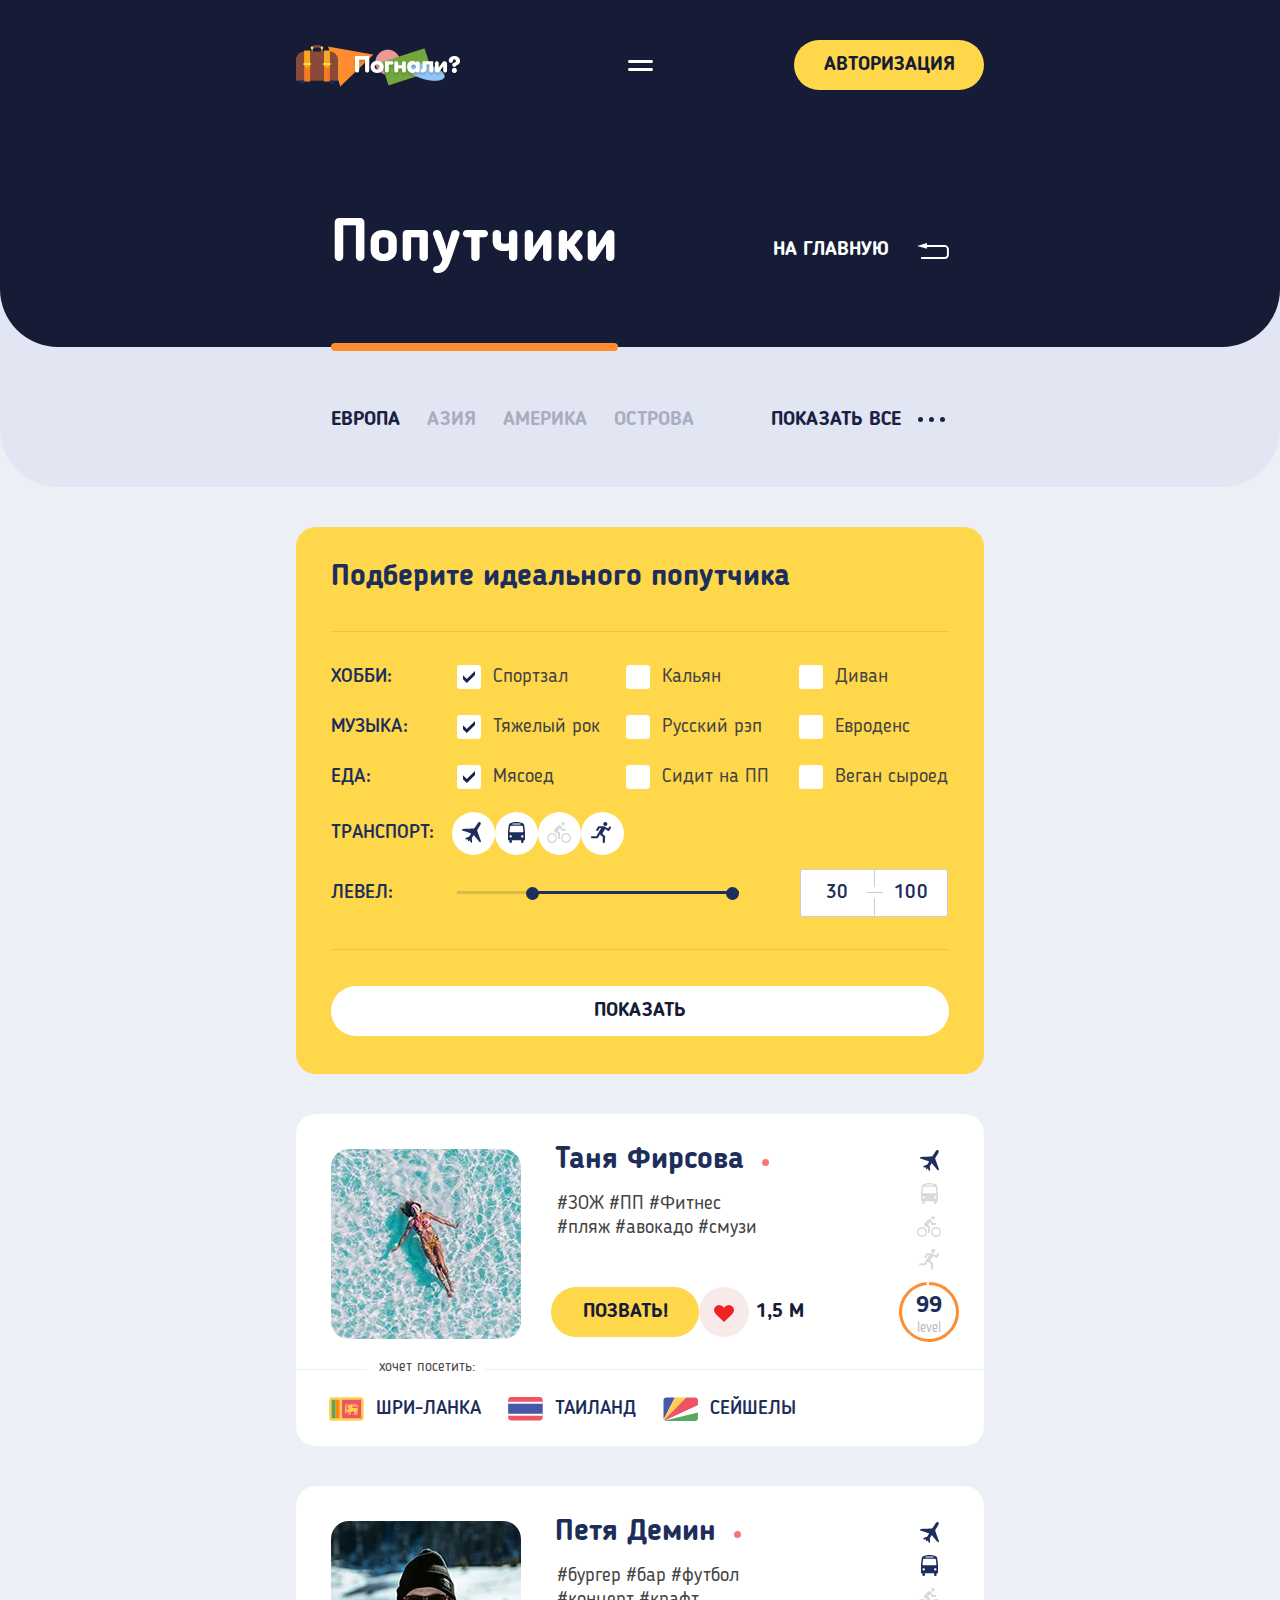
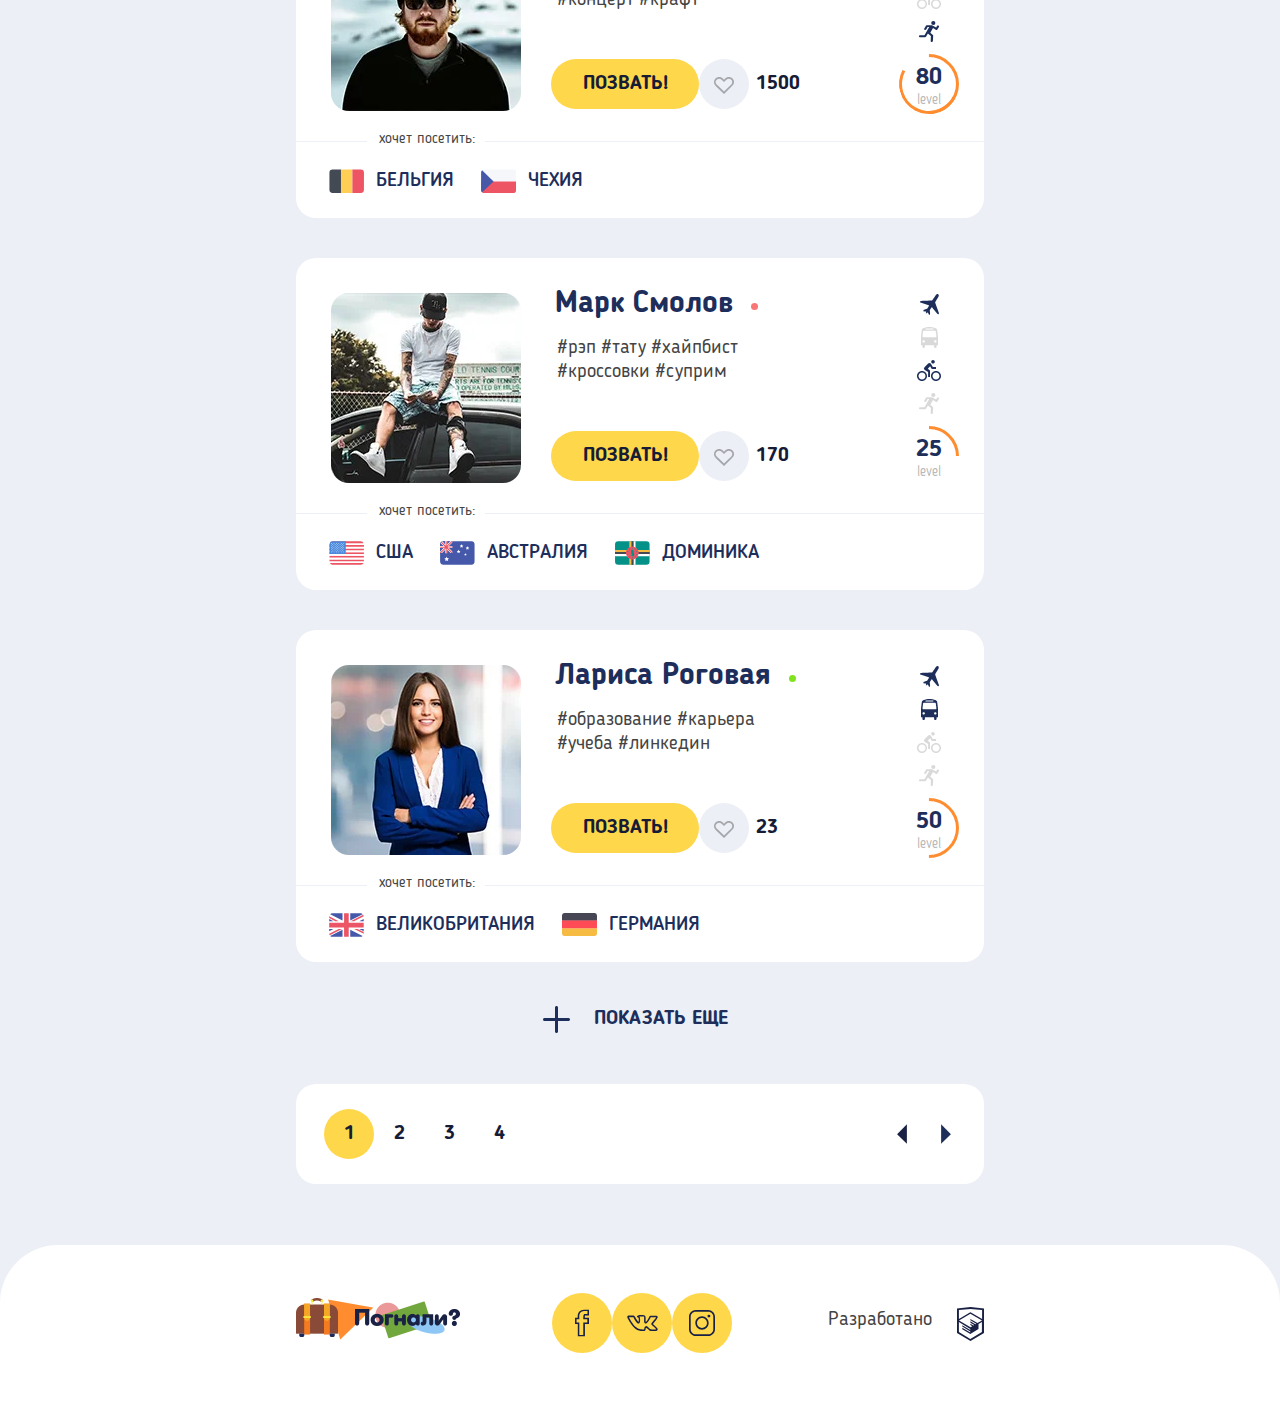
<file: catalog.html>
<!DOCTYPE html><html lang="ru"><head><meta charset="utf-8"><title>HTML Academy: Погнали - Попутчики</title><meta name="viewport" content="width=device-width,initial-scale=1"><link rel="preload" href="fonts/bloggersans.woff2" as="font"><link href="css/style.min.css" rel="stylesheet"><script src="js/picturefill.min.js" async></script><script src="js/svg4everybody.min.js"></script><script>svg4everybody();</script></head><body><header class="page-header page-header--inner-page"><section class="menu menu--inner-page"><div class="menu__container"><h2 class="visually-hidden">Меню</h2><div class="menu__header"><div class="logo"><a class="logo__link logo__link--light" href="index.html"><picture><source type="image/webp" media="(min-width: 1440px)" srcset="img/logo-desktop-white@1x.webp, img/logo-desktop-white@2x.webp 2x"><source type="image/webp" media="(min-width: 768px)" srcset="img/logo-tablet-white@1x.webp, img/logo-tablet-white@2x.webp 2x"><source type="image/webp" srcset="img/logo-mobile-white@1x.webp, img/logo-mobile-white@2x.webp 2x"><source media="(min-width: 1440px)" srcset="img/logo-desktop-white@1x.png, img/logo-desktop-white@2x.png 2x"><source media="(min-width: 768px)" srcset="img/logo-tablet-white@1x.png, img/logo-tablet-white@2x.png 2x"><img class="logo__image" src="img/logo-mobile-white@1x.png" srcset="img/logo-mobile-white@2x.png 2x" width="100" height="19" alt="Логотип «Погнали»"></picture></a><a class="logo__link logo__link--dark" href="index.html"><picture><source type="image/webp" media="(min-width: 1440px)" srcset="img/logo-desktop-blue@1x.webp, img/logo-desktop-blue@2x.webp 2x"><source type="image/webp" media="(min-width: 768px)" srcset="img/logo-tablet-blue@1x.webp, img/logo-tablet-blue@2x.webp 2x"><source type="image/webp" srcset="img/logo-mobile-blue@1x.webp, img/logo-mobile-blue@2x.webp 2x"><source media="(min-width: 1440px)" srcset="img/logo-desktop-blue@1x.png, img/logo-desktop-blue@2x.png 2x"><source media="(min-width: 768px)" srcset="img/logo-tablet-blue@1x.png, img/logo-tablet-blue@2x.png 2x"><img class="logo__image" src="img/logo-mobile-blue@1x.png" srcset="img/logo-mobile-blue@2x.png 2x" width="100" height="19" alt="Логотип «Погнали»"></picture></a></div><button class="menu__toggle" type="button"><span class="visually-hidden">Показать/Скрыть меню</span> <svg class="menu__open-icon" width="25" height="11"><use xlink:href="img/sprite.svg#menu-open-icon"></use></svg></button></div><nav class="menu__main-nav"><ul class="site-menu"><li class="site-menu__item"><a class="site-menu__link" href="#"><span class="site-menu__label" data-site-menu-item-name="О сервисе">О сервисе</span></a></li><li class="site-menu__item"><a class="site-menu__link" href="form.html"><span class="site-menu__label" data-site-menu-item-name="Направления">Направления</span></a></li><li class="site-menu__item"><a class="site-menu__link site-menu__link--current"><span class="site-menu__label site-menu__label--current-page" data-site-menu-item-name="Попутчики">Попутчики</span></a></li></ul></nav><ul class="menu__user-menu menu__user-menu--inner-page user-menu"><li class="user-menu__item"><a class="user-menu__button button button--login" href="#">Авторизация</a></li></ul><div class="menu__contacts menu__contacts--inner-page contacts"><ul class="contacts__list"><li class="contacts__item"><a class="contacts__link contacts__link--phone" href="tel:88005558628"><svg class="contacts__icon contacts__icon--phone" width="18" height="18"><use xlink:href="img/sprite.svg#contacts-phone"></use></svg> <svg class="contacts__icon contacts__icon--phone-mini" width="18" height="18"><use xlink:href="img/sprite.svg#contacts-phone-mini"></use></svg> <span class="contacts__label">8 800 555-86-28</span></a></li><li class="contacts__item"><a class="contacts__link contacts__link--email" href="mailto:mail@htmlacademy.ru"><svg class="contacts__icon contacts__icon--email" width="18" height="13"><use xlink:href="img/sprite.svg#contacts-email"></use></svg> <svg class="contacts__icon contacts__icon--email-mini" width="18" height="14"><use xlink:href="img/sprite.svg#contacts-email-mini"></use></svg> <span class="contacts__label">mail@htmlacademy.ru</span></a></li></ul></div><div class="menu__social social"><ul class="social__list"><li class="social__item"><a class="social__icon social__icon--facebook" href="#"><span class="visually-hidden">Фейсбук</span></a></li><li class="social__item"><a class="social__icon social__icon--vkontakte" href="#"><span class="visually-hidden">Вконтакте</span></a></li><li class="social__item"><a class="social__icon social__icon--instagram" href="#"><span class="visually-hidden">Инстаграм</span></a></li></ul></div></div></section></header><main class="page-main page-main--inner-page"><div class="page-main__main-heading"><h1 class="main-heading"><span class="main-heading__name">Попутчики</span></h1></div><div class="index-redirect"><a class="index-redirect__link" href="index.html">На главную</a></div><section class="countries-filter"><div class="countries-filter__container"><header class="countries-filter__header"><h2 class="countries-filter__heading countries-filter__heading--visually-hidden">Фильтрация по странам<span class="countries-filter__colon">:</span></h2><button class="countries-filter__filter-toggle" type="button"><span class="countries-filter__toggle-label countries-filter__toggle-label--min">Свернуть</span> <span class="countries-filter__toggle-label countries-filter__toggle-label--max">Показать все</span></button></header><div class="countries-filter__content-wrapper"><ul class="countries-filter__world-parts-list"><li class="countries-filter__world-parts-item"><input class="countries-filter__world-parts-selector visually-hidden" id="europe-id" type="radio" name="world-parts" value="europe" checked="checked"> <label class="countries-filter__world-parts-label" for="europe-id" tabindex="0">Европа</label></li><li class="countries-filter__world-parts-item"><input class="countries-filter__world-parts-selector visually-hidden" id="asia-id" type="radio" name="world-parts" value="asia"> <label class="countries-filter__world-parts-label" for="asia-id" tabindex="0">Азия</label></li><li class="countries-filter__world-parts-item"><input class="countries-filter__world-parts-selector visually-hidden" id="america-id" type="radio" name="world-parts" value="america"> <label class="countries-filter__world-parts-label" for="america-id" tabindex="0">Америка</label></li><li class="countries-filter__world-parts-item"><input class="countries-filter__world-parts-selector visually-hidden" id="islands-id" type="radio" name="world-parts" value="islands"> <label class="countries-filter__world-parts-label" for="islands-id" tabindex="0">Острова</label></li></ul><ul class="countries-filter__alphabetical-index alphabetical-index"><li class="alphabetical-index__item"><button class="alphabetical-index__letter-button alphabetical-index__letter-button--active" type="button"><span>А</span></button></li><li class="alphabetical-index__item"><button class="alphabetical-index__letter-button" type="button"><span>Б</span></button></li><li class="alphabetical-index__item"><button class="alphabetical-index__letter-button" type="button"><span>В</span></button></li><li class="alphabetical-index__item"><button class="alphabetical-index__letter-button" type="button"><span>Г</span></button></li><li class="alphabetical-index__item"><button class="alphabetical-index__letter-button" type="button"><span>Д</span></button></li><li class="alphabetical-index__item"><button class="alphabetical-index__letter-button" type="button"><span>Е</span></button></li><li class="alphabetical-index__item"><button class="alphabetical-index__letter-button" type="button"><span>З</span></button></li><li class="alphabetical-index__item"><button class="alphabetical-index__letter-button" type="button"><span>И</span></button></li><li class="alphabetical-index__item"><button class="alphabetical-index__letter-button" type="button"><span>К</span></button></li><li class="alphabetical-index__item"><button class="alphabetical-index__letter-button" type="button"><span>Л</span></button></li><li class="alphabetical-index__item"><button class="alphabetical-index__letter-button" type="button"><span>М</span></button></li><li class="alphabetical-index__item"><button class="alphabetical-index__letter-button" type="button"><span>Н</span></button></li><li class="alphabetical-index__item"><button class="alphabetical-index__letter-button" type="button"><span>О</span></button></li><li class="alphabetical-index__item"><button class="alphabetical-index__letter-button" type="button"><span>П</span></button></li><li class="alphabetical-index__item"><button class="alphabetical-index__letter-button" type="button"><span>Р</span></button></li><li class="alphabetical-index__item"><button class="alphabetical-index__letter-button" type="button"><span>С</span></button></li><li class="alphabetical-index__item"><button class="alphabetical-index__letter-button" type="button"><span>Т</span></button></li><li class="alphabetical-index__item"><button class="alphabetical-index__letter-button" type="button"><span>У</span></button></li><li class="alphabetical-index__item"><button class="alphabetical-index__letter-button" type="button"><span>Ф</span></button></li><li class="alphabetical-index__item"><button class="alphabetical-index__letter-button" type="button"><span>Х</span></button></li><li class="alphabetical-index__item"><button class="alphabetical-index__letter-button" type="button"><span>Ч</span></button></li><li class="alphabetical-index__item"><button class="alphabetical-index__letter-button" type="button"><span>Ш</span></button></li><li class="alphabetical-index__item"><button class="alphabetical-index__letter-button" type="button"><span>Э</span></button></li><li class="alphabetical-index__item"><button class="alphabetical-index__letter-button" type="button"><span>Ю</span></button></li><li class="alphabetical-index__item"><button class="alphabetical-index__letter-button" type="button"><span>Я</span></button></li></ul><div class="countries-filter__countries-wrapper"><ul class="countries-filter__countries-list countries-list"><li class="countries-list__item countries-list__item--letter"><span class="countries-list__letter">А</span></li><li class="countries-list__item"><a class="countries-list__label" href="#">Австралия</a></li><li class="countries-list__item"><a class="countries-list__label" href="#">Австрия</a></li><li class="countries-list__item"><a class="countries-list__label" href="#">Азербайджан</a></li><li class="countries-list__item"><a class="countries-list__label" href="#">Албания</a></li><li class="countries-list__item"><a class="countries-list__label" href="#">Алжир</a></li><li class="countries-list__item"><a class="countries-list__label" href="#">Ангола</a></li><li class="countries-list__item"><a class="countries-list__label" href="#">Андорра</a></li><li class="countries-list__item"><a class="countries-list__label" href="#">Антигуа и Барбуда</a></li><li class="countries-list__item"><a class="countries-list__label" href="#">Аргентина</a></li><li class="countries-list__item"><a class="countries-list__label" href="#">Армения</a></li><li class="countries-list__item"><a class="countries-list__label" href="#">Афганистан</a></li></ul><ul class="countries-filter__countries-list countries-list"><li class="countries-list__item countries-list__item--letter"><span class="countries-list__letter">Б</span></li><li class="countries-list__item"><a class="countries-list__label" href="#">Багамские Острова</a></li><li class="countries-list__item"><a class="countries-list__label" href="#">Бангладеш</a></li><li class="countries-list__item"><a class="countries-list__label" href="#">Барбадос</a></li><li class="countries-list__item"><a class="countries-list__label" href="#">Бахрейн</a></li><li class="countries-list__item"><a class="countries-list__label" href="#">Белоруссия</a></li><li class="countries-list__item"><a class="countries-list__label" href="#">Белиз</a></li><li class="countries-list__item"><a class="countries-list__label" href="#">Бельгия</a></li><li class="countries-list__item"><a class="countries-list__label" href="#">Бенин</a></li><li class="countries-list__item"><a class="countries-list__label" href="#">Болгария</a></li><li class="countries-list__item"><a class="countries-list__label" href="#">Боливия</a></li><li class="countries-list__item"><a class="countries-list__label" href="#">Босния и Герцеговина</a></li><li class="countries-list__item"><a class="countries-list__label" href="#">Ботсвана</a></li><li class="countries-list__item"><a class="countries-list__label" href="#">Бразилия</a></li><li class="countries-list__item"><a class="countries-list__label" href="#">Бруней</a></li><li class="countries-list__item"><a class="countries-list__label" href="#">Буркина-Фасо</a></li><li class="countries-list__item"><a class="countries-list__label" href="#">Бурунди</a></li><li class="countries-list__item"><a class="countries-list__label" href="#">Бутан</a></li></ul><ul class="countries-filter__countries-list countries-list"><li class="countries-list__item countries-list__item--letter"><span class="countries-list__letter">В</span></li><li class="countries-list__item"><a class="countries-list__label" href="#">Вануату</a></li><li class="countries-list__item"><a class="countries-list__label" href="#">Великобритания</a></li><li class="countries-list__item"><a class="countries-list__label" href="#">Венгрия</a></li><li class="countries-list__item"><a class="countries-list__label" href="#">Венесуэла</a></li><li class="countries-list__item"><a class="countries-list__label" href="#">Восточный Тимор</a></li><li class="countries-list__item"><a class="countries-list__label" href="#">Вьетнам</a></li></ul><ul class="countries-filter__countries-list countries-list"><li class="countries-list__item countries-list__item--letter"><span class="countries-list__letter">Г</span></li><li class="countries-list__item"><a class="countries-list__label" href="#">Габон</a></li><li class="countries-list__item"><a class="countries-list__label" href="#">Гаити</a></li><li class="countries-list__item"><a class="countries-list__label" href="#">Гайана</a></li><li class="countries-list__item"><a class="countries-list__label" href="#">Гамбия</a></li><li class="countries-list__item"><a class="countries-list__label" href="#">Гана</a></li><li class="countries-list__item"><a class="countries-list__label" href="#">Гватемала</a></li><li class="countries-list__item"><a class="countries-list__label" href="#">Гвинея</a></li><li class="countries-list__item"><a class="countries-list__label" href="#">Гвинея-Бисау</a></li><li class="countries-list__item"><a class="countries-list__label" href="#">Германия</a></li><li class="countries-list__item"><a class="countries-list__label" href="#">Гондурас</a></li><li class="countries-list__item"><a class="countries-list__label" href="#">Гренада</a></li><li class="countries-list__item"><a class="countries-list__label" href="#">Греция</a></li><li class="countries-list__item"><a class="countries-list__label" href="#">Грузия</a></li></ul><ul class="countries-filter__countries-list countries-list"><li class="countries-list__item countries-list__item--letter"><span class="countries-list__letter">Д</span></li><li class="countries-list__item"><a class="countries-list__label" href="#">Дания</a></li><li class="countries-list__item"><a class="countries-list__label" href="#">Джибути</a></li><li class="countries-list__item"><a class="countries-list__label" href="#">Доминика</a></li><li class="countries-list__item"><a class="countries-list__label" href="#">Доминикана</a></li></ul><ul class="countries-filter__countries-list countries-list"><li class="countries-list__item countries-list__item--letter"><span class="countries-list__letter">Е</span></li><li class="countries-list__item"><a class="countries-list__label" href="#">Египет</a></li></ul><ul class="countries-filter__countries-list countries-list"><li class="countries-list__item countries-list__item--letter"><span class="countries-list__letter">З</span></li><li class="countries-list__item"><a class="countries-list__label" href="#">Замбия</a></li><li class="countries-list__item"><a class="countries-list__label" href="#">Зимбабве</a></li></ul><ul class="countries-filter__countries-list countries-list"><li class="countries-list__item countries-list__item--letter"><span class="countries-list__letter">И</span></li><li class="countries-list__item"><a class="countries-list__label" href="#">Израиль</a></li><li class="countries-list__item"><a class="countries-list__label" href="#">Индия</a></li><li class="countries-list__item"><a class="countries-list__label" href="#">Индонезия</a></li><li class="countries-list__item"><a class="countries-list__label" href="#">Иордания</a></li><li class="countries-list__item"><a class="countries-list__label" href="#">Ирак</a></li><li class="countries-list__item"><a class="countries-list__label" href="#">Иран</a></li><li class="countries-list__item"><a class="countries-list__label" href="#">Ирландия</a></li><li class="countries-list__item"><a class="countries-list__label" href="#">Исландия</a></li><li class="countries-list__item"><a class="countries-list__label" href="#">Испания</a></li><li class="countries-list__item"><a class="countries-list__label" href="#">Италия</a></li></ul><ul class="countries-filter__countries-list countries-list"><li class="countries-list__item countries-list__item--letter"><span class="countries-list__letter">К</span></li><li class="countries-list__item"><a class="countries-list__label" href="#">Кабо-Верде</a></li><li class="countries-list__item"><a class="countries-list__label" href="#">Казахстан</a></li><li class="countries-list__item"><a class="countries-list__label" href="#">Камбоджа</a></li><li class="countries-list__item"><a class="countries-list__label" href="#">Камерун</a></li><li class="countries-list__item"><a class="countries-list__label" href="#">Канада</a></li><li class="countries-list__item"><a class="countries-list__label" href="#">Катар</a></li><li class="countries-list__item"><a class="countries-list__label" href="#">Кения</a></li><li class="countries-list__item"><a class="countries-list__label" href="#">Кипр</a></li><li class="countries-list__item"><a class="countries-list__label" href="#">Киргизия</a></li><li class="countries-list__item"><a class="countries-list__label" href="#">Кирибати</a></li><li class="countries-list__item"><a class="countries-list__label" href="#">Китай</a></li><li class="countries-list__item"><a class="countries-list__label" href="#">Колумбия</a></li></ul><ul class="countries-filter__countries-list countries-list"><li class="countries-list__item countries-list__item--letter"><span class="countries-list__letter">Л</span></li><li class="countries-list__item"><a class="countries-list__label" href="#">Лаос</a></li><li class="countries-list__item"><a class="countries-list__label" href="#">Латвия</a></li><li class="countries-list__item"><a class="countries-list__label" href="#">Лесото</a></li><li class="countries-list__item"><a class="countries-list__label" href="#">Либерия</a></li><li class="countries-list__item"><a class="countries-list__label" href="#">Ливан</a></li><li class="countries-list__item"><a class="countries-list__label" href="#">Ливия</a></li><li class="countries-list__item"><a class="countries-list__label" href="#">Литва</a></li><li class="countries-list__item"><a class="countries-list__label" href="#">Лихтенштейн</a></li><li class="countries-list__item"><a class="countries-list__label" href="#">Люксембург</a></li></ul><ul class="countries-filter__countries-list countries-list"><li class="countries-list__item countries-list__item--letter"><span class="countries-list__letter">М</span></li><li class="countries-list__item"><a class="countries-list__label" href="#">Маврикий</a></li><li class="countries-list__item"><a class="countries-list__label" href="#">Мавритания</a></li><li class="countries-list__item"><a class="countries-list__label" href="#">Мадагаскар</a></li><li class="countries-list__item"><a class="countries-list__label" href="#">Малави</a></li><li class="countries-list__item"><a class="countries-list__label" href="#">Малайзия</a></li><li class="countries-list__item"><a class="countries-list__label" href="#">Мали</a></li><li class="countries-list__item"><a class="countries-list__label" href="#">Мальдивы</a></li><li class="countries-list__item"><a class="countries-list__label" href="#">Мальта</a></li><li class="countries-list__item"><a class="countries-list__label" href="#">Марокко</a></li></ul><ul class="countries-filter__countries-list countries-list"><li class="countries-list__item countries-list__item--letter"><span class="countries-list__letter">Н</span></li><li class="countries-list__item"><a class="countries-list__label" href="#">Намибия</a></li><li class="countries-list__item"><a class="countries-list__label" href="#">Науру</a></li><li class="countries-list__item"><a class="countries-list__label" href="#">Непал</a></li><li class="countries-list__item"><a class="countries-list__label" href="#">Нигер</a></li><li class="countries-list__item"><a class="countries-list__label" href="#">Нигерия</a></li><li class="countries-list__item"><a class="countries-list__label" href="#">Нидерланды</a></li><li class="countries-list__item"><a class="countries-list__label" href="#">Никарагуа</a></li><li class="countries-list__item"><a class="countries-list__label" href="#">Новая Зеландия</a></li><li class="countries-list__item"><a class="countries-list__label" href="#">Норвегия</a></li></ul><ul class="countries-filter__countries-list countries-list"><li class="countries-list__item countries-list__item--letter"><span class="countries-list__letter">О</span></li><li class="countries-list__item"><a class="countries-list__label" href="#">ОАЭ</a></li><li class="countries-list__item"><a class="countries-list__label" href="#">Оман</a></li></ul><ul class="countries-filter__countries-list countries-list"><li class="countries-list__item countries-list__item--letter"><span class="countries-list__letter">П</span></li><li class="countries-list__item"><a class="countries-list__label" href="#">Пакистан</a></li><li class="countries-list__item"><a class="countries-list__label" href="#">Палау</a></li><li class="countries-list__item"><a class="countries-list__label" href="#">Панама</a></li><li class="countries-list__item"><a class="countries-list__label" href="#">Папуа — Новая Гвинея</a></li><li class="countries-list__item"><a class="countries-list__label" href="#">Парагвай</a></li><li class="countries-list__item"><a class="countries-list__label" href="#">Перу</a></li><li class="countries-list__item"><a class="countries-list__label" href="#">Польша</a></li><li class="countries-list__item"><a class="countries-list__label" href="#">Португалия</a></li></ul><ul class="countries-filter__countries-list countries-list"><li class="countries-list__item countries-list__item--letter"><span class="countries-list__letter">Р</span></li><li class="countries-list__item"><a class="countries-list__label" href="#">Руанда</a></li><li class="countries-list__item"><a class="countries-list__label" href="#">Румыния</a></li><li class="countries-list__item"><a class="countries-list__label" href="#">Россия</a></li></ul><ul class="countries-filter__countries-list countries-list"><li class="countries-list__item countries-list__item--letter"><span class="countries-list__letter">С</span></li><li class="countries-list__item"><a class="countries-list__label" href="#">Сальвадор</a></li><li class="countries-list__item"><a class="countries-list__label" href="#">Самоа</a></li><li class="countries-list__item"><a class="countries-list__label" href="#">Сан-Марино</a></li><li class="countries-list__item"><a class="countries-list__label" href="#">Саудовская Аравия</a></li><li class="countries-list__item"><a class="countries-list__label" href="#">Сейшелы</a></li><li class="countries-list__item"><a class="countries-list__label" href="#">Сенегал</a></li><li class="countries-list__item"><a class="countries-list__label" href="#">Сербия</a></li><li class="countries-list__item"><a class="countries-list__label" href="#">Сингапур</a></li><li class="countries-list__item"><a class="countries-list__label" href="#">Сирия</a></li><li class="countries-list__item"><a class="countries-list__label" href="#">Словакия</a></li><li class="countries-list__item"><a class="countries-list__label" href="#">Словения</a></li><li class="countries-list__item"><a class="countries-list__label" href="#">США</a></li></ul><ul class="countries-filter__countries-list countries-list"><li class="countries-list__item countries-list__item--letter"><span class="countries-list__letter">Т</span></li><li class="countries-list__item"><a class="countries-list__label" href="#">Таджикистан</a></li><li class="countries-list__item"><a class="countries-list__label" href="#">Таиланд</a></li><li class="countries-list__item"><a class="countries-list__label" href="#">Танзания</a></li><li class="countries-list__item"><a class="countries-list__label" href="#">Того</a></li><li class="countries-list__item"><a class="countries-list__label" href="#">Тонга</a></li><li class="countries-list__item"><a class="countries-list__label" href="#">Тринидад и Тобаго</a></li><li class="countries-list__item"><a class="countries-list__label" href="#">Тувалу</a></li><li class="countries-list__item"><a class="countries-list__label" href="#">Тунис</a></li><li class="countries-list__item"><a class="countries-list__label" href="#">Туркмения</a></li><li class="countries-list__item"><a class="countries-list__label" href="#">Турция</a></li></ul><ul class="countries-filter__countries-list countries-list"><li class="countries-list__item countries-list__item--letter"><span class="countries-list__letter">У</span></li><li class="countries-list__item"><a class="countries-list__label" href="#">Уганда</a></li><li class="countries-list__item"><a class="countries-list__label" href="#">Узбекистан</a></li><li class="countries-list__item"><a class="countries-list__label" href="#">Украина</a></li><li class="countries-list__item"><a class="countries-list__label" href="#">Уругвай</a></li></ul><ul class="countries-filter__countries-list countries-list"><li class="countries-list__item countries-list__item--letter"><span class="countries-list__letter">Ф</span></li><li class="countries-list__item"><a class="countries-list__label" href="#">Фиджи</a></li><li class="countries-list__item"><a class="countries-list__label" href="#">Филиппины</a></li><li class="countries-list__item"><a class="countries-list__label" href="#">Финляндия</a></li><li class="countries-list__item"><a class="countries-list__label" href="#">Франция</a></li></ul><ul class="countries-filter__countries-list countries-list"><li class="countries-list__item countries-list__item--letter"><span class="countries-list__letter">Х</span></li><li class="countries-list__item"><a class="countries-list__label" href="#">Хорватия</a></li></ul><ul class="countries-filter__countries-list countries-list"><li class="countries-list__item countries-list__item--letter"><span class="countries-list__letter">Ч</span></li><li class="countries-list__item"><a class="countries-list__label" href="#">Чад</a></li><li class="countries-list__item"><a class="countries-list__label" href="#">Черногория</a></li><li class="countries-list__item"><a class="countries-list__label" href="#">Чехия</a></li><li class="countries-list__item"><a class="countries-list__label" href="#">Чили</a></li></ul><ul class="countries-filter__countries-list countries-list"><li class="countries-list__item countries-list__item--letter"><span class="countries-list__letter">Ш</span></li><li class="countries-list__item"><a class="countries-list__label" href="#">Швейцария</a></li><li class="countries-list__item"><a class="countries-list__label" href="#">Швеция</a></li><li class="countries-list__item"><a class="countries-list__label" href="#">Шри-Ланка</a></li></ul><ul class="countries-filter__countries-list countries-list"><li class="countries-list__item countries-list__item--letter"><span class="countries-list__letter">Э</span></li><li class="countries-list__item"><a class="countries-list__label" href="#">Эквадор</a></li><li class="countries-list__item"><a class="countries-list__label" href="#">Эритрея</a></li><li class="countries-list__item"><a class="countries-list__label" href="#">Эсватини</a></li><li class="countries-list__item"><a class="countries-list__label" href="#">Эстония</a></li><li class="countries-list__item"><a class="countries-list__label" href="#">Эфиопия</a></li></ul><ul class="countries-filter__countries-list countries-list"><li class="countries-list__item countries-list__item--letter"><span class="countries-list__letter">Ю</span></li><li class="countries-list__item"><a class="countries-list__label" href="#">ЮАР</a></li><li class="countries-list__item"><a class="countries-list__label" href="#">Южный Судан</a></li></ul><ul class="countries-filter__countries-list countries-list"><li class="countries-list__item countries-list__item--letter"><span class="countries-list__letter">Я</span></li><li class="countries-list__item"><a class="countries-list__label" href="#">Ямайка</a></li><li class="countries-list__item"><a class="countries-list__label" href="#">Япония</a></li></ul></div></div><button class="countries-filter__button button button--filter" type="button"><span class="button__countries-filter-label">Свернуть</span></button></div></section><div class="page-main__catalog-page-wrapper"><section class="page-main__companions-finder companions-finder"><h2 class="companions-finder__heading">Подберите идеального попутчика</h2><form class="companions-finder__filters" action="https://echo.htmlacademy.ru" method="post"><div class="companions-finder__filters-wrapper"><div class="companions-finder__filter-item"><button class="companions-finder__filter-dropdown-button" type="button"><span class="companions-finder__filter-name">Хобби<span class="companions-finder__colon">:</span></span></button><div class="companions-finder__filter-content-wrapper"><p class="companions-finder__checkbox-wrapper companions-finder__checkbox-wrapper--first-column"><input class="companions-finder__checkbox visually-hidden" id="hobby-gym-id" type="checkbox" name="hobby-gym" tabindex="-1" checked="checked"> <label class="companions-finder__label" for="hobby-gym-id" tabindex="0">Спортзал</label></p><p class="companions-finder__checkbox-wrapper companions-finder__checkbox-wrapper--second-column"><input class="companions-finder__checkbox visually-hidden" id="hobby-hookah-id" type="checkbox" name="hobby-hookah" tabindex="-1"> <label class="companions-finder__label" for="hobby-hookah-id" tabindex="0">Кальян</label></p><p class="companions-finder__checkbox-wrapper"><input class="companions-finder__checkbox visually-hidden" id="hobby-couch-id" type="checkbox" name="hobby-couch" tabindex="-1"> <label class="companions-finder__label" for="hobby-couch-id" tabindex="0">Диван</label></p></div></div><div class="companions-finder__filter-item"><button class="companions-finder__filter-dropdown-button" type="button"><span class="companions-finder__filter-name">Музыка<span class="companions-finder__colon">:</span></span></button><div class="companions-finder__filter-content-wrapper"><p class="companions-finder__checkbox-wrapper companions-finder__checkbox-wrapper--first-column"><input class="companions-finder__checkbox visually-hidden" id="music-hardrock-id" type="checkbox" name="music-hardrock" tabindex="-1" checked="checked"> <label class="companions-finder__label" for="music-hardrock-id" tabindex="0">Тяжелый рок</label></p><p class="companions-finder__checkbox-wrapper companions-finder__checkbox-wrapper--second-column"><input class="companions-finder__checkbox visually-hidden" id="music-rurap-id" type="checkbox" name="music-rurap" tabindex="-1"> <label class="companions-finder__label" for="music-rurap-id" tabindex="0">Русский рэп</label></p><p class="companions-finder__checkbox-wrapper"><input class="companions-finder__checkbox visually-hidden" id="music-eurodance-id" type="checkbox" name="music-eurodance" tabindex="-1"> <label class="companions-finder__label" for="music-eurodance-id" tabindex="0">Евроденс</label></p></div></div><div class="companions-finder__filter-item companions-finder__filter-item--food"><button class="companions-finder__filter-dropdown-button" type="button"><span class="companions-finder__filter-name">Еда<span class="companions-finder__colon">:</span></span></button><div class="companions-finder__filter-content-wrapper"><p class="companions-finder__checkbox-wrapper companions-finder__checkbox-wrapper--first-column"><input class="companions-finder__checkbox visually-hidden" id="food-meat-id" type="checkbox" name="food-meat" tabindex="-1" checked="checked"> <label class="companions-finder__label" for="food-meat-id" tabindex="0">Мясоед</label></p><p class="companions-finder__checkbox-wrapper companions-finder__checkbox-wrapper--second-column"><input class="companions-finder__checkbox visually-hidden" id="food-healthy-id" type="checkbox" name="food-healthy" tabindex="-1"> <label class="companions-finder__label" for="food-healthy-id" tabindex="0">Сидит на ПП</label></p><p class="companions-finder__checkbox-wrapper"><input class="companions-finder__checkbox visually-hidden" id="food-vegan-id" type="checkbox" name="food-vegan" tabindex="-1"> <label class="companions-finder__label" for="food-vegan-id" tabindex="0">Веган сыроед</label></p></div></div><div class="companions-finder__filter-item companions-finder__filter-item--transport"><button class="companions-finder__filter-dropdown-button companions-finder__filter-dropdown-button--less-spacing" type="button"><span class="companions-finder__filter-name companions-finder__filter-name--transport">Транспорт<span class="companions-finder__colon">:</span></span></button><div class="companions-finder__filter-content-wrapper companions-finder__filter-content-wrapper--transport"><p class="companions-finder__checkbox-wrapper companions-finder__checkbox-wrapper--transport"><input class="companions-finder__transport-checkbox companions-finder__transport-checkbox--plane visually-hidden" id="transport-plane-id" type="checkbox" name="transport-plane" tabindex="-1" checked="checked"> <label class="companions-finder__transport-label companions-finder__transport-label--plane" for="transport-plane-id" tabindex="0"><span class="visually-hidden">Самолет</span> <svg class="companions-finder__transport-icon companions-finder__transport-icon--plane" width="19" height="21"><use xlink:href="img/sprite.svg#transport-plane"></use></svg></label></p><p class="companions-finder__checkbox-wrapper companions-finder__checkbox-wrapper--transport"><input class="companions-finder__transport-checkbox companions-finder__transport-checkbox--bus visually-hidden" id="transport-bus-id" type="checkbox" name="transport-bus" tabindex="-1" checked="checked"> <label class="companions-finder__transport-label companions-finder__transport-label--bus" for="transport-bus-id" tabindex="0"><span class="visually-hidden">Автобус</span> <svg class="companions-finder__transport-icon companions-finder__transport-icon--bus" width="17" height="21"><use xlink:href="img/sprite.svg#transport-bus"></use></svg></label></p><p class="companions-finder__checkbox-wrapper companions-finder__checkbox-wrapper--transport"><input class="companions-finder__transport-checkbox companions-finder__transport-checkbox--bike visually-hidden" id="transport-bike-id" type="checkbox" name="transport-bike" tabindex="-1"> <label class="companions-finder__transport-label companions-finder__transport-label--bike" for="transport-bike-id" tabindex="0"><span class="visually-hidden">Велосипед</span> <svg class="companions-finder__transport-icon companions-finder__transport-icon--bike" width="24" height="21"><use xlink:href="img/sprite.svg#transport-bike"></use></svg></label></p><p class="companions-finder__checkbox-wrapper companions-finder__checkbox-wrapper--transport"><input class="companions-finder__transport-checkbox companions-finder__transport-checkbox--walk visually-hidden" id="transport-walk-id" type="checkbox" name="transport-walk" tabindex="-1" checked="checked"> <label class="companions-finder__transport-label companions-finder__transport-label--walk" for="transport-walk-id" tabindex="0"><span class="visually-hidden">Пешком</span> <svg class="companions-finder__transport-icon companions-finder__transport-icon--walk" width="20" height="21"><use xlink:href="img/sprite.svg#transport-walk"></use></svg></label></p></div></div><div class="companions-finder__filter-item companions-finder__filter-item--level"><button class="companions-finder__filter-dropdown-button companions-finder__filter-dropdown-button--less-spacing" type="button"><span class="companions-finder__filter-name">Левел<span class="companions-finder__colon">:</span></span></button><div class="companions-finder__filter-content-wrapper level-filter"><div class="level-filter__level-range"><label><span class="visually-hidden">от</span><input class="level-filter__level-number level-filter__level-number--min" type="text" name="min-level" value="30"></label> <label><span class="visually-hidden">до</span><input class="level-filter__level-number level-filter__level-number--max" type="text" name="max-level" value="100"></label></div><div class="level-filter__controls"><div class="level-filter__scale"><div class="level-filter__bar"></div></div><button class="level-filter__toggle level-filter__toggle--min" type="button"></button> <button class="level-filter__toggle level-filter__toggle--max" type="button"></button></div></div></div></div><button class="companions-finder__button button button--companions" type="submit" name="companions-finder-button"><span>Показать</span></button></form></section><section class="page-main__catalog catalog"><h2 class="visually-hidden">Каталог пользователей</h2><ul class="catalog__list"><li class="catalog__companion-card companion-card"><h2 class="visually-hidden">Карточка попутчика</h2><a class="companion-card__user-picture" href="#"><picture><source type="image/webp" media="(min-width: 1440px)" srcset="img/firsova-desktop@1x.webp, img/firsova-desktop@2x.webp 2x"><source type="image/webp" media="(min-width: 768px)" srcset="img/firsova-tablet@1x.webp, img/firsova-tablet@2x.webp 2x"><source type="image/webp" srcset="img/firsova-mobile@1x.webp, img/firsova-mobile@2x.webp 2x"><source media="(min-width: 1440px)" srcset="img/firsova-desktop@1x.jpg, img/firsova-desktop@2x.jpg 2x"><source media="(min-width: 768px)" srcset="img/firsova-tablet@1x.jpg, img/firsova-tablet@2x.jpg 2x"><img class="companion-card__user-image" src="img/firsova-mobile@1x.jpg" srcset="img/firsova-mobile@2x.jpg 2x" width="70" height="70" alt="Аватар пользователя"></picture></a><div class="companion-card__name-status-wrapper"><a class="companion-card__user-name" href="#"><p class="companion-card__name-separator">Таня</p><p class="companion-card__name-separator">Фирсова</p></a><p class="companion-card__web-status companion-card__web-status--offline"><span class="visually-hidden">Оффлайн</span></p></div><div class="companion-card__favourites-rating-wrapper"><button class="companion-card__favourites companion-card__favourites--active" type="button"><span class="visually-hidden">Избранная карточка</span></button> <span class="companion-card__raiting">1,5 m</span></div><div class="companion-card__tags tags"><h3 class="visually-hidden">Список личных предпочтений</h3><ul class="tags__list tags__list--catalog"><li class="tags__item"><a class="tags__link" href="#">#ЗОЖ</a></li><li class="tags__item"><a class="tags__link" href="#">#ПП</a></li><li class="tags__item"><a class="tags__link" href="#">#Фитнес</a></li><li class="tags__item"><a class="tags__link" href="#">#пляж</a></li><li class="tags__item"><a class="tags__link" href="#">#авокадо</a></li><li class="tags__item"><a class="tags__link" href="#">#смузи</a></li></ul></div><div class="companion-card__countries-wrapper"><h3 class="companion-card__sub-heading companion-card__sub-heading--countries">Хочет посетить:</h3><ul class="companion-card__countries countries countries--catalog"><li class="countries__item countries__item--catalog countries__item--sri-lanka">Шри-ланка</li><li class="countries__item countries__item--catalog countries__item--thailand">Таиланд</li><li class="countries__item countries__item--catalog countries__item--seychelles">Сейшелы</li></ul></div><div class="companion-card__transport-level-wrapper"><div class="companion-card__transport-wrapper"><h3 class="companion-card__sub-heading companion-card__sub-heading--transport">Транспорт:</h3><ul class="companion-card__transport transport transport--catalog"><li class="transport__item transport__item--plane"><span class="visually-hidden">Самолет - Да</span> <svg class="transport__icon transport__icon--active transport__icon--plane" width="19" height="21"><use xlink:href="img/sprite.svg#transport-plane"></use></svg></li><li class="transport__item transport__item--bus"><span class="visually-hidden">Автобус - Нет</span> <svg class="transport__icon transport__icon--bus" width="17" height="21"><use xlink:href="img/sprite.svg#transport-bus"></use></svg></li><li class="transport__item transport__item--bike"><span class="visually-hidden">Велосипед - Нет</span> <svg class="transport__icon transport__icon--bike" width="24" height="21"><use xlink:href="img/sprite.svg#transport-bike"></use></svg></li><li class="transport__item transport__item--walk"><span class="visually-hidden">Пешком - Нет</span> <svg class="transport__icon transport__icon--walk" width="20" height="21"><use xlink:href="img/sprite.svg#transport-walk"></use></svg></li></ul></div><div class="companion-card__level-wrapper"><h3 class="companion-card__sub-heading companion-card__sub-heading--level">Левел:</h3><p class="companion-card__level level level--dark-min level--99-catalog"><span class="level__word level__word--min">level</span> <b class="level__number">99</b></p></div></div><a class="companion-card__button button button--invite" href="#">Позвать!</a></li><li class="catalog__companion-card companion-card"><h2 class="visually-hidden">Карточка попутчика</h2><a class="companion-card__user-picture" href="#"><picture><source type="image/webp" media="(min-width: 1440px)" srcset="img/demin-desktop@1x.webp, img/demin-desktop@2x.webp 2x"><source type="image/webp" media="(min-width: 768px)" srcset="img/demin-tablet@1x.webp, img/demin-tablet@2x.webp 2x"><source type="image/webp" srcset="img/demin-mobile@1x.webp, img/demin-mobile@2x.webp 2x"><source media="(min-width: 1440px)" srcset="img/demin-desktop@1x.jpg, img/demin-desktop@2x.jpg 2x"><source media="(min-width: 768px)" srcset="img/demin-tablet@1x.jpg, img/demin-tablet@2x.jpg 2x"><img class="companion-card__user-image" src="img/demin-mobile@1x.jpg" srcset="img/demin-mobile@2x.jpg 2x" width="70" height="70" alt="Аватар пользователя"></picture></a><div class="companion-card__name-status-wrapper"><a class="companion-card__user-name" href="#"><p class="companion-card__name-separator">Петя</p><p class="companion-card__name-separator">Демин</p></a><p class="companion-card__web-status companion-card__web-status--offline"><span class="visually-hidden">Оффлайн</span></p></div><div class="companion-card__favourites-rating-wrapper"><button class="companion-card__favourites" type="button"><span class="visually-hidden">Неизбранная карточка</span></button> <span class="companion-card__raiting">1500</span></div><div class="companion-card__tags tags"><h3 class="visually-hidden">Список личных предпочтений</h3><ul class="tags__list tags__list--catalog"><li class="tags__item"><a class="tags__link" href="#">#бургер</a></li><li class="tags__item"><a class="tags__link" href="#">#бар</a></li><li class="tags__item"><a class="tags__link" href="#">#футбол</a></li><li class="tags__item"><a class="tags__link" href="#">#концерт</a></li><li class="tags__item"><a class="tags__link" href="#">#крафт</a></li></ul></div><div class="companion-card__countries-wrapper"><h3 class="companion-card__sub-heading companion-card__sub-heading--countries">Хочет посетить:</h3><ul class="companion-card__countries companion-card__countries--even countries countries--catalog"><li class="countries__item countries__item--catalog countries__item--belgium">Бельгия</li><li class="countries__item countries__item--catalog countries__item--czech">Чехия</li></ul></div><div class="companion-card__transport-level-wrapper"><div class="companion-card__transport-wrapper"><h3 class="companion-card__sub-heading companion-card__sub-heading--transport">Транспорт:</h3><ul class="companion-card__transport transport transport--catalog"><li class="transport__item transport__item--plane"><span class="visually-hidden">Самолет - Да</span> <svg class="transport__icon transport__icon--active transport__icon--plane" width="19" height="21"><use xlink:href="img/sprite.svg#transport-plane"></use></svg></li><li class="transport__item transport__item--bus"><span class="visually-hidden">Автобус - Да</span> <svg class="transport__icon transport__icon--active transport__icon--bus" width="17" height="21"><use xlink:href="img/sprite.svg#transport-bus"></use></svg></li><li class="transport__item transport__item--bike"><span class="visually-hidden">Велосипед - Нет</span> <svg class="transport__icon transport__icon--bike" width="24" height="21"><use xlink:href="img/sprite.svg#transport-bike"></use></svg></li><li class="transport__item transport__item--walk"><span class="visually-hidden">Пешком - Да</span> <svg class="transport__icon transport__icon--active transport__icon--walk" width="20" height="21"><use xlink:href="img/sprite.svg#transport-walk"></use></svg></li></ul></div><div class="companion-card__level-wrapper"><h3 class="companion-card__sub-heading companion-card__sub-heading--level">Левел:</h3><p class="companion-card__level level level--dark-min level--80-catalog"><span class="level__word level__word--min">level</span> <b class="level__number">80</b></p></div></div><a class="companion-card__button button button--invite" href="#">Позвать!</a></li><li class="catalog__companion-card companion-card"><h2 class="visually-hidden">Карточка попутчика</h2><a class="companion-card__user-picture" href="#"><picture><source type="image/webp" media="(min-width: 1440px)" srcset="img/smolov-desktop@1x.webp, img/smolov-desktop@2x.webp 2x"><source type="image/webp" media="(min-width: 768px)" srcset="img/smolov-tablet@1x.webp, img/smolov-tablet@2x.webp 2x"><source type="image/webp" srcset="img/smolov-mobile@1x.webp, img/smolov-mobile@2x.webp 2x"><source media="(min-width: 1440px)" srcset="img/smolov-desktop@1x.jpg, img/smolov-desktop@2x.jpg 2x"><source media="(min-width: 768px)" srcset="img/smolov-tablet@1x.jpg, img/smolov-tablet@2x.jpg 2x"><img class="companion-card__user-image" src="img/smolov-mobile@1x.jpg" srcset="img/smolov-mobile@2x.jpg 2x" width="70" height="70" alt="Аватар пользователя"></picture></a><div class="companion-card__name-status-wrapper"><a class="companion-card__user-name" href="#"><p class="companion-card__name-separator">Марк</p><p class="companion-card__name-separator">Смолов</p></a><p class="companion-card__web-status companion-card__web-status--offline"><span class="visually-hidden">Оффлайн</span></p></div><div class="companion-card__favourites-rating-wrapper"><button class="companion-card__favourites" type="button"><span class="visually-hidden">Неизбранная карточка</span></button> <span class="companion-card__raiting">170</span></div><div class="companion-card__tags tags"><h3 class="visually-hidden">Список личных предпочтений</h3><ul class="tags__list tags__list--catalog"><li class="tags__item"><a class="tags__link" href="#">#рэп</a></li><li class="tags__item"><a class="tags__link" href="#">#тату</a></li><li class="tags__item"><a class="tags__link" href="#">#хайпбист</a></li><li class="tags__item"><a class="tags__link" href="#">#кроссовки</a></li><li class="tags__item"><a class="tags__link" href="#">#суприм</a></li></ul></div><div class="companion-card__countries-wrapper"><h3 class="companion-card__sub-heading companion-card__sub-heading--countries">Хочет посетить:</h3><ul class="companion-card__countries countries countries--catalog"><li class="countries__item countries__item--catalog countries__item--usa">США</li><li class="countries__item countries__item--catalog countries__item--australia">Австралия</li><li class="countries__item countries__item--catalog countries__item--dominicana">Доминика</li></ul></div><div class="companion-card__transport-level-wrapper"><div class="companion-card__transport-wrapper"><h3 class="companion-card__sub-heading companion-card__sub-heading--transport">Транспорт:</h3><ul class="companion-card__transport transport transport--catalog"><li class="transport__item transport__item--plane"><span class="visually-hidden">Самолет - Да</span> <svg class="transport__icon transport__icon--active transport__icon--plane" width="19" height="21"><use xlink:href="img/sprite.svg#transport-plane"></use></svg></li><li class="transport__item transport__item--bus"><span class="visually-hidden">Автобус - Нет</span> <svg class="transport__icon transport__icon--bus" width="17" height="21"><use xlink:href="img/sprite.svg#transport-bus"></use></svg></li><li class="transport__item transport__item--bike"><span class="visually-hidden">Велосипед - Да</span> <svg class="transport__icon transport__icon--active transport__icon--bike" width="24" height="21"><use xlink:href="img/sprite.svg#transport-bike"></use></svg></li><li class="transport__item transport__item--walk"><span class="visually-hidden">Пешком - Нет</span> <svg class="transport__icon transport__icon--walk" width="20" height="21" x="0px"><use xlink:href="img/sprite.svg#transport-walk"></use></svg></li></ul></div><div class="companion-card__level-wrapper"><h3 class="companion-card__sub-heading companion-card__sub-heading--level">Левел:</h3><p class="companion-card__level level level--dark-min level--25-catalog"><span class="level__word level__word--min">level</span> <b class="level__number">25</b></p></div></div><a class="companion-card__button button button--invite" href="#">Позвать!</a></li><li class="catalog__companion-card companion-card"><h2 class="visually-hidden">Карточка попутчика</h2><a class="companion-card__user-picture" href="#"><picture><source type="image/webp" media="(min-width: 1440px)" srcset="img/rogovaya-desktop@1x.webp, img/rogovaya-desktop@2x.webp 2x"><source type="image/webp" media="(min-width: 768px)" srcset="img/rogovaya-tablet@1x.webp, img/rogovaya-tablet@2x.webp 2x"><source type="image/webp" srcset="img/rogovaya-mobile@1x.webp, img/rogovaya-mobile@2x.webp 2x"><source media="(min-width: 1440px)" srcset="img/rogovaya-desktop@1x.jpg, img/rogovaya-desktop@2x.jpg 2x"><source media="(min-width: 768px)" srcset="img/rogovaya-tablet@1x.jpg, img/rogovaya-tablet@2x.jpg 2x"><img class="companion-card__user-image" src="img/rogovaya-mobile@1x.jpg" srcset="img/rogovaya-mobile@2x.jpg 2x" width="70" height="70" alt="Аватар пользователя"></picture></a><div class="companion-card__name-status-wrapper"><a class="companion-card__user-name" href="#"><p class="companion-card__name-separator">Лариса</p><p class="companion-card__name-separator">Роговая</p></a><p class="companion-card__web-status companion-card__web-status--online"><span class="visually-hidden">Онлайн</span></p></div><div class="companion-card__favourites-rating-wrapper"><button class="companion-card__favourites" type="button"><span class="visually-hidden">Неизбранная карточка</span></button> <span class="companion-card__raiting">23</span></div><div class="companion-card__tags tags"><h3 class="visually-hidden">Список личных предпочтений</h3><ul class="tags__list tags__list--catalog"><li class="tags__item"><a class="tags__link" href="#">#образование</a></li><li class="tags__item"><a class="tags__link" href="#">#карьера</a></li><li class="tags__item"><a class="tags__link" href="#">#учеба</a></li><li class="tags__item"><a class="tags__link" href="#">#линкедин</a></li></ul></div><div class="companion-card__countries-wrapper"><h3 class="companion-card__sub-heading companion-card__sub-heading--countries">Хочет посетить:</h3><ul class="companion-card__countries companion-card__countries--even countries countries--catalog"><li class="countries__item countries__item--catalog countries__item--great-britain">Великобритания</li><li class="countries__item countries__item--catalog countries__item--germany">Германия</li></ul></div><div class="companion-card__transport-level-wrapper"><div class="companion-card__transport-wrapper"><h3 class="companion-card__sub-heading companion-card__sub-heading--transport">Транспорт:</h3><ul class="companion-card__transport transport transport--catalog"><li class="transport__item transport__item--plane"><span class="visually-hidden">Самолет - Да</span> <svg class="transport__icon transport__icon--active transport__icon--plane" width="19" height="21"><use xlink:href="img/sprite.svg#transport-plane"></use></svg></li><li class="transport__item transport__item--bus"><span class="visually-hidden">Автобус - Да</span> <svg class="transport__icon transport__icon--active transport__icon--bus" width="17" height="21"><use xlink:href="img/sprite.svg#transport-bus"></use></svg></li><li class="transport__item transport__item--bike"><span class="visually-hidden">Велосипед - Нет</span> <svg class="transport__icon transport__icon--bike" width="24" height="21"><use xlink:href="img/sprite.svg#transport-bike"></use></svg></li><li class="transport__item transport__item--walk"><span class="visually-hidden">Пешком - Нет</span> <svg class="transport__icon transport__icon--walk" width="20" height="21"><use xlink:href="img/sprite.svg#transport-walk"></use></svg></li></ul></div><div class="companion-card__level-wrapper"><h3 class="companion-card__sub-heading companion-card__sub-heading--level">Левел:</h3><p class="companion-card__level level level--dark-min level--50-catalog"><span class="level__word level__word--min">level</span> <b class="level__number">50</b></p></div></div><a class="companion-card__button button button--invite" href="#">Позвать!</a></li></ul><a class="page-main__button button button--more" href="#">Показать еще</a><div class="pagination"><ul class="pagination__list"><li class="pagination__item"><a class="pagination__link pagination__link--current">1</a></li><li class="pagination__item"><a class="pagination__link" href="#">2</a></li><li class="pagination__item"><a class="pagination__link" href="#">3</a></li><li class="pagination__item"><a class="pagination__link" href="#">4</a></li></ul><div class="pagination__button-wrapper"><a class="pagination__button pagination__button--backward" href="#"><span class="visually-hidden">Назад</span></a> <a class="pagination__button pagination__button--forward" href="#"><span class="visually-hidden">Вперед</span></a></div></div></section></div></main><footer class="page-footer"><div class="page-footer__container"><div class="page-footer__logo logo"><a class="logo__link" href="index.html"><picture><source type="image/webp" media="(min-width: 1440px)" srcset="img/logo-desktop-blue@1x.webp, img/logo-desktop-blue@2x.webp 2x"><source type="image/webp" media="(min-width: 768px)" srcset="img/logo-tablet-blue@1x.webp, img/logo-tablet-blue@2x.webp 2x"><source type="image/webp" srcset="img/logo-mobile-blue@1x.webp, img/logo-mobile-blue@2x.webp 2x"><source media="(min-width: 1440px)" srcset="img/logo-desktop-blue@1x.png, img/logo-desktop-blue@2x.png 2x"><source media="(min-width: 768px)" srcset="img/logo-tablet-blue@1x.png, img/logo-tablet-blue@2x.png 2x"><img class="logo__image" src="img/logo-mobile-blue@1x.png" srcset="img/logo-mobile-blue@2x.png 2x" width="100" height="19" alt="Логоип «Погнали»"></picture></a></div><div class="page-footer__social social"><ul class="social__list"><li class="social__item"><a class="social__icon social__icon--facebook social__icon--footer" href="#"><span class="visually-hidden">Фейсбук</span></a></li><li class="social__item"><a class="social__icon social__icon--vkontakte social__icon--footer" href="#"><span class="visually-hidden">Вконтакте</span></a></li><li class="social__item"><a class="social__icon social__icon--instagram social__icon--footer" href="#"><span class="visually-hidden">Инстаграм</span></a></li></ul></div><div class="copyright"><a class="copyright__link" href="https://htmlacademy.ru/intensive/adaptive"><span class="copyright__phrase">Разработано</span> <img class="copyright__logo" src="img/htmlacademy.svg" width="27" height="34" alt="Логотип «HTML Academy»"></a></div></div></footer><script src="js/menu.min.js"></script><script src="js/countries-filter.min.js"></script><script src="js/companions-finder.min.js"></script></body></html>
</file>
<file: css/style.min.css>
@charset "UTF-8";@font-face{font-family:"BloggerSans";font-style:normal;font-weight:300;font-display:swap;src:local("BloggerSans-Light"),url(../fonts/bloggersans-light.woff2) format("woff2"),url(../fonts/bloggersans-light.woff) format("woff")}@font-face{font-family:"BloggerSans";font-style:italic;font-weight:300;font-display:swap;src:local("BloggerSans-LightItalic"),url(../fonts/bloggersans-lightitalic.woff2) format("woff2"),url(../fonts/bloggersans-lightitalic.woff) format("woff")}@font-face{font-family:"BloggerSans";font-style:normal;font-weight:400;font-display:swap;src:local("BloggerSans"),url(../fonts/bloggersans.woff2) format("woff2"),url(../fonts/bloggersans.woff) format("woff")}@font-face{font-family:"BloggerSans";font-style:italic;font-weight:400;font-display:swap;src:local("BloggerSans-Italic"),url(../fonts/bloggersans-italic.woff2) format("woff2"),url(../fonts/bloggersans-italic.woff) format("woff")}@font-face{font-family:"BloggerSans";font-style:normal;font-weight:500;font-display:swap;src:local("BloggerSans-Medium"),url(../fonts/bloggersans-medium.woff2) format("woff2"),url(../fonts/bloggersans-medium.woff) format("woff")}@font-face{font-family:"BloggerSans";font-style:italic;font-weight:500;font-display:swap;src:local("BloggerSans-MediumItalic"),url(../fonts/bloggersans-mediumitalic.woff2) format("woff2"),url(../fonts/bloggersans-mediumitalic.woff) format("woff")}@font-face{font-family:"BloggerSans";font-style:normal;font-weight:700;font-display:swap;src:local("BloggerSans-Bold"),url(../fonts/bloggersans-bold.woff2) format("woff2"),url(../fonts/bloggersans-bold.woff) format("woff")}@font-face{font-family:"BloggerSans";font-style:italic;font-weight:700;font-display:swap;src:local("BloggerSans-BoldItalic"),url(../fonts/bloggersans-bolditalic.woff2) format("woff2"),url(../fonts/bloggersans-bolditalic.woff) format("woff")}html{-webkit-box-sizing:border-box;box-sizing:border-box}*,::after,::before{-webkit-box-sizing:inherit;box-sizing:inherit}body{min-width:320px;margin:0;padding:0;font-family:"BloggerSans","Arial",sans-serif;font-size:16px;line-height:22px;font-weight:400;color:#444;background-color:#edeff6}img{max-width:100%;height:auto}a{text-decoration:none}.visually-hidden:not(:focus):not(:active),input[type=checkbox].visually-hidden,input[type=radio].visually-hidden{position:absolute;width:1px;height:1px;margin:-1px;border:0;padding:0;white-space:nowrap;clip-path:inset(100%);clip:rect(0 0 0 0);overflow:hidden}.page-header{color:#fff;background-color:#161c35}.page-header--js.page-header--inner-page{padding-top:39px}.page-header__container{width:320px;margin:0 auto;padding:0 25px;background-image:url(../img/traveller-illustration-mobile@1x.png),url(../img/globe-back-mobile@1x.jpg);background-repeat:no-repeat;background-position:79px 223px,0 0}@media (-webkit-min-device-pixel-ratio:1.5),(min-resolution:144dpi),(min-resolution:1.5dppx){.page-header__container{background-image:url(../img/traveller-illustration-mobile@2x.png),url(../img/globe-back-mobile@2x.jpg);background-size:192px auto,320px auto}}.page-header__slogan{width:260px;min-height:478px;padding-top:90px;margin:0 auto;font-size:36px;line-height:40px;font-weight:700;text-align:center}@media (min-width:768px){.page-header{background-color:#182044;background-image:url(../img/globe-back-tablet@1x.jpg),linear-gradient(#182044 1905px,#192144 1905px);background-repeat:no-repeat;background-position:center 1290px,0 0}}@media (min-width:768px) and (-webkit-min-device-pixel-ratio:1.5),(min-width:768px) and (min-resolution:144dpi),(min-width:768px) and (min-resolution:1.5dppx){.page-header{background-image:url(../img/globe-back-tablet@2x.jpg),linear-gradient(#182044 1905px,#192144 1905px);background-size:1479px auto,auto auto;background-position:-358px 1290px,0 0}}@media (min-width:768px){.page-header--js{background-image:url(../img/globe-back-tablet@1x.jpg),linear-gradient(#182044 995px,#192144 995px);background-position:center 382px,0 0}}@media (min-width:768px) and (-webkit-min-device-pixel-ratio:1.5),(min-width:768px) and (min-resolution:144dpi),(min-width:768px) and (min-resolution:1.5dppx){.page-header--js{background-image:url(../img/globe-back-tablet@2x.jpg),linear-gradient(#182044 995px,#192144 995px);background-size:1479px auto,auto auto;background-position:-358px 379px,0 0}}@media (min-width:768px){.page-header--js.page-header--inner-page{background-color:#161c35;background-image:none}.page-header__container{width:768px;margin:0 auto;padding:0 40px;background-image:url(../img/traveller-illustration-tablet@1x.png);background-repeat:no-repeat;background-position:284px 404px}}@media (min-width:768px) and (-webkit-min-device-pixel-ratio:1.5),(min-width:768px) and (min-resolution:144dpi),(min-width:768px) and (min-resolution:1.5dppx){.page-header__container{background-image:url(../img/traveller-illustration-tablet@2x.png);background-size:372px auto}}@media (min-width:768px){.page-header__slogan{width:395px;min-height:995px;padding-top:157px;font-size:60px;line-height:70px}}@media (min-width:1440px){.page-header{position:relative;z-index:7;background-color:#161c35;background-image:url(../img/globe-back-desktop@1x.jpg);background-repeat:no-repeat;background-position:center 0;border-bottom-right-radius:58px;border-bottom-left-radius:58px}}@media (min-width:1440px) and (-webkit-min-device-pixel-ratio:1.5),(min-width:1440px) and (min-resolution:144dpi),(min-width:1440px) and (min-resolution:1.5dppx){.page-header{background-image:url(../img/globe-back-desktop@2x.jpg);background-size:1800px auto}}@media (min-width:1440px){.page-header--inner-page{border-bottom-right-radius:0;border-bottom-left-radius:0}.page-header--js.page-header--inner-page{padding-top:0}.page-header.page-header--scroll{padding-top:99px}.page-header__container{width:1440px;margin:0 auto;padding:0 60px;background-image:url(../img/traveller-illustration-desktop@1x.png);background-repeat:no-repeat;background-position:604px 10px}}@media (min-width:1440px) and (-webkit-min-device-pixel-ratio:1.5),(min-width:1440px) and (min-resolution:144dpi),(min-width:1440px) and (min-resolution:1.5dppx){.page-header__container{background-image:url(../img/traveller-illustration-desktop@2x.png);background-size:431px auto}}@media (min-width:1440px){.page-header__slogan{min-height:652px;margin-left:68px;padding-top:105px;text-align:left}}.menu{background-color:#fff}.menu__container{width:320px;margin:0 auto;padding:27px 25px 29px}.menu--inner-page .menu__container{padding-top:19px}.menu--scroll.menu--inner-page .menu__container{padding-top:27px}.menu__header{display:-webkit-box;display:-ms-flexbox;display:flex;-webkit-box-pack:justify;-ms-flex-pack:justify;justify-content:space-between;margin-bottom:68px}.menu__toggle{outline:0;display:none;width:25px;height:18px;padding:0;background-color:transparent;background-image:url(../img/menu-close.svg);background-repeat:no-repeat;background-position:center;background-size:18px 18px;border:0;opacity:.2;cursor:pointer}.menu__toggle::-moz-focus-inner{border:0}.menu__toggle:focus{outline:gray dotted 1px}.menu__toggle:active{outline:0}.menu__toggle:focus,.menu__toggle:hover{opacity:.4}.menu__toggle:active{opacity:.1}.alphabetical-index__letter-button>span,.button>span,.calendar__date>span,.companions-finder__filter-dropdown-button>span,.countries-selector__button>span,.menu__toggle>svg,.page-main--js .countries-filter__filter-toggle>span,.rectangle-button>span{position:relative;top:0;left:0}.menu__open-icon{display:none}.menu__main-nav{margin-bottom:52px}.page-header .menu__user-menu{margin-bottom:51px}.menu__contacts{margin-bottom:29px}.page-header--js .menu{position:absolute;top:0;left:0;right:0;z-index:101}.page-header--js .menu--scroll{position:fixed;background-color:#fff}.page-header--js .menu__toggle{display:block}@media (max-width:767px){.menu--closed .menu__header{width:270px;margin-bottom:412px}.menu--closed .menu__user-menu{-webkit-box-ordinal-group:2;-ms-flex-order:1;order:1}.menu--closed .menu__contacts,.menu--closed.menu--scroll .menu__header{margin-bottom:0}.menu--closed.menu--scroll .menu__user-menu{display:none}.menu--closed.menu--inner-page .menu__header{margin-bottom:0}}@media (min-width:768px){.menu__container{width:768px;margin:0 auto;display:-webkit-box;display:-ms-flexbox;display:flex;-ms-flex-wrap:wrap;flex-wrap:wrap;padding:40px 40px 74px}.menu--inner-page .menu__container,.menu--scroll.menu--inner-page .menu__container{padding-top:40px}.menu__header{width:357px;margin-right:141px;margin-bottom:97px}.menu__toggle{margin-top:16px}.menu__contacts,.menu__main-nav{-webkit-box-ordinal-group:2;-ms-flex-order:1;order:1;margin-bottom:136px;margin-left:57px}.menu__contacts{-webkit-box-ordinal-group:3;-ms-flex-order:2;order:2;margin-bottom:115px}.menu__social{-webkit-box-ordinal-group:4;-ms-flex-order:3;order:3;margin-left:57px}.menu--closed.menu--scroll .menu__container{padding-bottom:43px}}@media (max-width:1439px){.menu--closed{background-color:transparent}.menu--closed .menu__container{display:-webkit-box;display:-ms-flexbox;display:flex;-ms-flex-wrap:wrap;flex-wrap:wrap}.menu--closed .menu__toggle{background-image:none;opacity:1}.menu--closed .menu__toggle:focus,.menu--closed .menu__toggle:hover{opacity:.6}.menu--closed .menu__toggle:active{opacity:.3}.menu--closed .menu__open-icon{display:block;width:25px;height:11px;fill:#fff}.menu--closed .menu__main-nav,.menu--closed .menu__social{display:none}.menu--closed .menu__user-menu,.menu--closed.menu--scroll .menu__header{margin-bottom:0}.menu--closed.menu--scroll{position:fixed}.menu--closed.menu--scroll .menu__open-icon{fill:#ccc}.menu--closed.menu--scroll .menu__contacts{display:none}}@media (min-width:1440px){.menu{background-color:transparent}.menu.menu--scroll .menu__container{padding-top:20px;padding-bottom:20px}.menu__container{width:1440px;margin:0 auto;padding:49px 60px 0}.menu--inner-page .menu__container{padding-top:49px}.menu__header{width:200px;margin-right:0;margin-bottom:0}.menu__contacts,.menu__main-nav{-webkit-box-ordinal-group:1;-ms-flex-order:0;order:0;margin:0}.page-header .menu__user-menu{-webkit-box-ordinal-group:2;-ms-flex-order:1;order:1;margin:0}.page-header--js .menu{position:relative}.page-header--js .menu.menu--scroll{position:fixed}.menu__social,.page-header--js .menu__toggle{display:none}}.logo{width:100px;height:19px}.logo__link:focus{outline-width:1px;outline-style:dotted;outline-color:inherit}.logo__link:active{outline:0}.logo__link--light{display:none}.logo__image{width:100px;height:19px}@media (min-width:768px){.logo{padding-top:5px}.logo,.logo__image{width:166px;height:42px}}@media (max-width:1439px){.menu--closed .logo__link--light{display:block}.menu--closed .logo__link--dark,.menu--scroll .logo__link--light{display:none}.menu--scroll .logo__link--dark{display:block}}@media (min-width:1440px){.logo{width:200px;height:50px;margin-top:-6px}.logo__link--light{display:inline}.logo__link--dark,.menu--scroll .logo__link--light{display:none}.logo__image{width:200px;height:50px}.menu--scroll .logo__link--dark{display:block}}.site-menu{margin:0;padding:0;list-style:none;font-size:30px;line-height:36px;font-weight:500;text-align:center;text-transform:uppercase}.site-menu__link{color:#192144;text-decoration:none}.site-menu__link:focus,.site-menu__link:hover{color:rgba(25,33,68,.7)}.site-menu__link:focus{outline-width:1px;outline-style:dotted;outline-color:inherit}.site-menu__link:active{color:rgba(25,33,68,.3);outline:0}.site-menu__link--current{color:rgba(25,33,68,.3);cursor:default}.site-menu__link--current:active,.site-menu__link--current:focus,.site-menu__link--current:hover{color:rgba(25,33,68,.3)}.site-menu__label:active{color:rgba(25,33,68,.3)}@media (min-width:768px){.site-menu{width:775px;font-size:60px;line-height:70px;text-align:left}}@media (min-width:1440px){.site-menu{position:relative;display:-webkit-box;display:-ms-flexbox;display:flex;-ms-flex-wrap:wrap;flex-wrap:wrap;width:830px;padding:10px 55px 10px 145px;font-size:20px;line-height:30px}.site-menu::before{content:"";position:absolute;top:50%;left:40px;width:60px;height:2px;background-color:#fff}.site-menu__item{margin-right:35px}.site-menu__item:last-child{margin-right:0}.site-menu__link{display:inline-block;color:#fff;vertical-align:top;overflow:hidden}.site-menu__link:focus,.site-menu__link:hover{color:#fff}.site-menu__link:focus .site-menu__label,.site-menu__link:hover .site-menu__label{-webkit-transform:translateY(-100%);transform:translateY(-100%)}.site-menu__link--current{color:rgba(255,215,75,.7)}.site-menu__link--current:active,.site-menu__link--current:focus,.site-menu__link--current:hover{color:rgba(255,215,75,.7)}.site-menu__link--current:active .site-menu__label,.site-menu__link--current:focus .site-menu__label,.site-menu__link--current:hover .site-menu__label{color:rgba(255,215,75,.7);-webkit-transform:none;transform:none}.site-menu__label{position:relative;display:inline-block;vertical-align:top;-webkit-transition:-webkit-transform .2s;transition:transform .2s;transition:transform .2s,-webkit-transform .2s}.site-menu__label::before{content:attr(data-site-menu-item-name);position:absolute;top:100%;color:#ffd74b;-webkit-transform:translate3d(0,0,0);transform:translate3d(0,0,0)}.site-menu__label:active::before{color:rgba(255,215,75,.3)}.menu--scroll .site-menu::before{left:55px;width:45px;background-color:#192144}.menu--scroll .site-menu__link{color:#192144}.menu--scroll .site-menu__link:focus,.menu--scroll .site-menu__link:hover{color:rgba(25,33,68,.6)}.menu--scroll .site-menu__link--current,.menu--scroll .site-menu__link:active{color:rgba(25,33,68,.3)}.menu--scroll .site-menu__label--current-page:focus,.menu--scroll .site-menu__label--current-page:hover,.menu--scroll .site-menu__link--current:active,.menu--scroll .site-menu__link--current:focus,.menu--scroll .site-menu__link--current:hover{color:rgba(25,33,68,.3)}.menu--scroll .site-menu__label::before{color:#f57b20}.menu--scroll .site-menu__label:active{color:rgba(25,33,68,.3)}.menu--scroll .site-menu__label:active::before{color:rgba(245,123,32,.3)}}.user-menu{margin:0;padding:0;list-style:none}@media (max-width:767px){.menu--closed.menu--inner-page .user-menu{display:none}}.button{outline:0;display:inline-block;width:230px;min-height:40px;padding:0 25px;font-family:inherit;font-size:17px;line-height:40px;font-weight:700;color:#161c35;text-align:center;vertical-align:middle;text-transform:uppercase;text-decoration:none;word-wrap:break-word;background-color:#ffd74b;border:0;border-radius:25px;cursor:pointer}.button::-moz-focus-inner{border:0}.button:focus{outline:gray dotted 1px}.button:active{outline:0}.button:active,.button:focus,.button:hover{background-color:#ffbd30}.button:active{color:rgba(22,28,53,.3)}.button--login{width:270px;min-height:50px;line-height:50px}.button--inner-page{width:270px;background-color:#dfe3f0}.button--inner-page:focus,.button--inner-page:hover{background-color:#d1d7e9}.button--inner-page:active{color:rgba(22,28,53,.3)}.button--step-back{width:120px;min-height:0;padding:0;line-height:30px;background-color:transparent}.button--step-back:focus,.button--step-back:hover{background-color:transparent;color:rgba(22,28,53,.7)}.button--step-back:active{color:rgba(22,28,53,.3)}.button--filter{position:relative;width:270px;background-color:#d6daed}.button--filter::before{content:"";position:absolute;top:14px;left:85px;width:12px;height:12px;background-image:url(../img/filter-close.svg);background-repeat:no-repeat;background-position:0 0;background-size:12px 12px}.button--filter:focus,.button--filter:hover{background-color:#c8cee8}.button--filter:active{color:rgba(22,28,53,.3)}.button--filter:active::before{opacity:.3}.button--companions{background-color:#fff}.button--companions:focus,.button--companions:hover{background-color:#fff;-webkit-box-shadow:0 2px 10px 0 rgba(0,0,0,.08);box-shadow:0 2px 10px 0 rgba(0,0,0,.08)}.button--companions:active{color:rgba(22,28,53,.3);background-color:#f3c72b;-webkit-box-shadow:none;box-shadow:none}.button--more{position:relative;width:149px;min-height:0;padding-right:0;padding-left:34px;color:#1d2e5b;line-height:30px;background-color:transparent}.button--more::before{content:"";position:absolute;top:6px;left:0;width:18px;height:18px;background-color:transparent;background-image:url(../img/show-more-plus.svg);background-repeat:no-repeat;background-position:0 0;background-size:18px 18px}.button--more:focus,.button--more:hover{color:rgba(29,46,91,.6);background-color:transparent}.button--more:focus::before,.button--more:hover::before{opacity:.6}.button--more:active{color:rgba(29,46,91,.3)}.button--more:active::before{opacity:.3}.button__countries-filter-label{position:relative;display:inline-block;padding-left:24px;vertical-align:top}@media (max-width:767px){.menu--closed .button--login{width:190px;min-height:40px;line-height:40px}}@media (min-width:768px){.button{width:190px;min-height:50px;font-size:20px;line-height:50px}.button--inner-page{width:100%;min-height:60px;font-weight:500;letter-spacing:1.8px;border-radius:10px}.button--rectangle,.button--step-back{position:relative;font-size:24px;line-height:24px;text-transform:none}.button--rectangle{display:-webkit-box;display:-ms-flexbox;display:flex;-webkit-box-pack:justify;-ms-flex-pack:justify;justify-content:space-between;width:285px;padding:28px 34px;color:#1d2e5b;vertical-align:middle;border-radius:20px}.button--rectangle::after,.button--step-back::before{content:"";position:absolute;width:10px;height:14px;vertical-align:middle;background-color:transparent;background-repeat:no-repeat;background-position:0 0;background-size:10px 14px}.button--rectangle::after{top:28px;right:36px;margin-top:6px;background-image:url(../img/triangle-arrow-right.svg)}.button--rectangle:active::after{opacity:.3}.button--step-back{width:auto;padding-left:32px}.button--step-back::before{top:6px;left:0;background-image:url(../img/triangle-arrow-left.svg)}.button--step-back:focus::before,.button--step-back:hover::before{opacity:.6}.button--step-back:active::before{opacity:.3}.button--companions{width:100%}.button--invite{width:148px}.button--more{min-height:27px;padding-left:45px;font-size:20px;line-height:27px}.button--more::before{top:0;width:27px;height:27px;background-size:27px 27px}.button--filter{width:618px;min-height:100px}.button--filter::before{top:41px;left:243px;width:18px;height:18px;background-size:18px 18px}.button__countries-filter-label{padding-left:39px}}@media (min-width:1440px){.button--inner-page,.button--inner-page::before{width:191px;min-height:47px;border-bottom-left-radius:10px;border-bottom-right-radius:10px}.button--inner-page{position:relative;font-size:20px;line-height:47px;font-weight:500;letter-spacing:0;border-top-left-radius:0;border-top-right-radius:0}.button--inner-page::before{content:"Фото";position:absolute;top:0;left:0;z-index:1;letter-spacing:1.7px;background-color:#dfe3f0}.button--inner-page:focus::before,.button--inner-page:hover::before{background-color:#d1d7e9}.button--inner-page:active::before{color:rgba(22,28,53,.3)}.button--more{width:192px;padding-left:47px}.button--filter{width:100%}.button--filter::before{top:41px;left:595px}}.contacts__list{margin:0;padding:0;list-style:none;display:-webkit-box;display:-ms-flexbox;display:flex;-ms-flex-wrap:wrap;flex-wrap:wrap}.contacts__link{color:#192144;text-decoration:none;position:relative;display:inline-block;width:270px;height:45px;padding-left:61px;line-height:45px;font-weight:700;vertical-align:middle;text-transform:uppercase;background-color:transparent;background-repeat:no-repeat;background-position:center}.contacts__link:focus,.contacts__link:hover{color:rgba(25,33,68,.7)}.contacts__link:focus{outline-width:1px;outline-style:dotted;outline-color:inherit}.contacts__link:active{color:rgba(25,33,68,.3)}.contacts__link::after,.contacts__link::before{content:"";position:absolute;top:0;left:0;width:45px;height:45px;background-color:#121936;border-radius:50%}.contacts__link::after{background-color:transparent}.contacts__link:focus .contacts__icon,.contacts__link:hover .contacts__icon{fill:#ffbd30}.contacts__link:focus .contacts__icon--email-mini,.contacts__link:focus .contacts__icon--phone-mini,.contacts__link:hover .contacts__icon--email-mini,.contacts__link:hover .contacts__icon--phone-mini{fill:#161c35}.contacts__link:focus{outline:gray dotted 1px}.contacts__link:active{outline:0}.contacts__link:active .contacts__icon{fill:rgba(255,189,48,.3)}.contacts__link:active .contacts__icon--email-mini,.contacts__link:active .contacts__icon--phone-mini{fill:rgba(22,28,53,.3)}.contacts__link--bright{color:#ffd74b}.contacts__link--bright:focus,.contacts__link--bright:hover{color:#ffbd30}.contacts__link--bright:focus .contacts__phone-icon,.contacts__link--bright:hover .contacts__phone-icon{fill:#ffbd30}.contacts__link--bright:active{color:rgba(255,189,48,.3)}.contacts__icon{position:absolute;fill:#ffd74b}.contacts__icon--phone{top:14px;left:14px;width:18px;height:18px}.contacts__icon--email{top:17px;left:14px;width:18px;height:13px}.contacts__icon--email-mini,.contacts__icon--phone-mini{display:none}.menu .contacts__list{width:270px}@media (max-width:767px){.menu--closed .contacts__list{width:80px}.menu--closed .contacts__link{width:40px;height:40px;padding-left:0;border-radius:50%}.menu--closed .contacts__link::before{display:none}.menu--closed .contacts__link--phone{background-color:#ff8d30}.menu--closed .contacts__link--phone:active,.menu--closed .contacts__link--phone:focus,.menu--closed .contacts__link--phone:hover{background-color:#f26926}.menu--closed .contacts__link--email{background-color:#ffbd30}.menu--closed .contacts__link--email:active,.menu--closed .contacts__link--email:focus,.menu--closed .contacts__link--email:hover{background-color:#ff8d30}.menu--closed .contacts__icon,.menu--closed .contacts__label,.menu--closed.menu--inner-page .contacts{display:none}.menu--closed .contacts__icon{width:18px;height:18px;fill:#161c35}.menu--closed .contacts__icon--phone-mini{display:block;margin-left:12px;margin-top:11px}.menu--closed .contacts__icon--email-mini{display:block;height:14px;margin-left:11px;margin-top:13px}}@media (min-width:768px){.contacts__item{width:618px}.contacts__link{width:300px;height:68px;padding-left:91px;font-size:28px;line-height:68px}.contacts__link::after,.contacts__link::before{width:68px;height:68px}.contacts__icon--phone{top:21px;left:21px;width:27px;height:27px}.contacts__icon--email{top:25px;left:21px;width:27px;height:20px}.menu .contacts__item,.menu .contacts__list{width:630px}.menu--closed .contacts{display:none}}@media (min-width:1440px){.contacts__item{width:auto;margin-right:111px}.contacts__item:nth-child(even){margin-right:0}.contacts__link{width:auto;height:90px;padding-left:122px;font-size:28px;line-height:90px}.contacts__link::after,.contacts__link::before{width:90px;height:90px}.contacts__icon--phone{top:28px;left:28px;width:36px;height:36px}.contacts__icon--email{top:33px;left:28px;width:36px;height:26px}.menu--closed .contacts{display:block}.menu .contacts,.menu .contacts__list{width:100px}.menu .contacts__item{width:50px;margin-right:0}.menu .contacts__link{width:50px;height:50px;padding-left:0;border-radius:50%}.menu .contacts__link::before{display:none}.menu .contacts__link::after{content:"";position:absolute;top:0;left:0;z-index:1;width:50px;height:50px;border-radius:50%;opacity:0}.menu .contacts__link--phone{background-color:#ff8d30}.menu .contacts__link--phone:active,.menu .contacts__link--phone:focus,.menu .contacts__link--phone:hover{background-color:#f26926}.menu .contacts__link--email{background-color:#ffbd30}.menu .contacts__link--email:active,.menu .contacts__link--email:focus,.menu .contacts__link--email:hover{background-color:#ff8d30}.menu .contacts__icon,.menu .contacts__label{display:none;fill:#161c35}.menu .contacts__icon--phone-mini,.menu .contacts__label--phone-mini{display:block;margin-left:17px;margin-top:16px}.menu .contacts__icon--email-mini,.menu .contacts__label--email-mini{display:block;margin-left:16px;margin-top:18px}}.social__list{margin:0;padding:0;list-style:none;display:-webkit-box;display:-ms-flexbox;display:flex;-webkit-box-pack:center;-ms-flex-pack:center;justify-content:center;-ms-flex-wrap:wrap;flex-wrap:wrap}.social__icon{position:relative;display:inline-block;width:45px;height:45px;line-height:45px;text-align:center;vertical-align:middle;background-color:#fff;background-repeat:no-repeat;background-position:center;border-radius:50%}.social__icon:focus,.social__icon:hover{opacity:.6}.social__icon:focus{outline-width:1px;outline-style:dotted;outline-color:inherit}.social__icon:active{opacity:.3;outline:0}.social__icon--facebook,.social__icon--footer.social__icon--facebook::after{background-image:url(../img/facebook.svg);background-size:11px 21px}.social__icon--footer.social__icon--vkontakte::after,.social__icon--vkontakte{background-image:url(../img/vk.svg);background-size:23px 12px}.social__icon--footer.social__icon--instagram::after,.social__icon--instagram{background-image:url(../img/instagram.svg);background-size:18px 18px}.social__icon--footer{background-image:none}.social__icon--footer::after,.social__icon--footer::before{content:"";position:absolute;top:0;left:0;width:45px;height:45px;border-radius:50%}.social__icon--footer::before{background-color:#ffd74b}.social__icon--footer::after{z-index:1;background-repeat:no-repeat;background-position:center}.social__icon--footer:active,.social__icon--footer:focus,.social__icon--footer:hover{opacity:1}.social__icon--footer:active::before,.social__icon--footer:focus::before,.social__icon--footer:hover::before{background-color:#ffbd30}.social__icon--footer:active::after{opacity:.3}@media (min-width:768px){.social__icon{width:60px;height:60px;line-height:60px}.social__icon--facebook,.social__icon--footer.social__icon--facebook::after{background-size:14px 28px}.social__icon--footer.social__icon--vkontakte::after,.social__icon--vkontakte{background-size:31px 16px}.social__icon--footer.social__icon--instagram::after,.social__icon--instagram{background-size:26px 26px}.social__icon--footer::after,.social__icon--footer::before{width:60px;height:60px}}.review{width:320px;margin:0 auto;padding:45px 25px 32px;background-color:#161c35}.review__content{width:160px;margin:0 0 0 25px}.review__text{margin:0 0 18px}.review__author{font-weight:700;font-style:normal}@media (min-width:768px){.review{width:768px;padding:0 40px;margin:-539px auto 352px;background-color:transparent}.review__content{width:260px;margin-left:35px}.review__text{margin-bottom:45px;font-size:28px;line-height:33px;font-weight:300}.review__author{font-size:21px;line-height:25px;font-weight:700}.review__wrap{display:block}}@media (min-width:1440px){.review{width:1440px;margin:-533px auto 346px;padding:0 0 0 1095px}.review__content{margin-left:0}}.algorithm{font-size:18px;line-height:18px;font-weight:700;color:#161c35;background-color:#192144;background-image:linear-gradient(#161c35 80px,#192144 80px)}.algorithm__container{width:320px;margin:0 auto;padding:0 25px}.algorithm__list{margin:0;padding:0;list-style:none;border-radius:10px;counter-reset:algorithm}.algorithm__item{position:relative;width:270px;padding-top:20px;padding-bottom:34px;border-top-right-radius:10px;border-top-left-radius:10px}.algorithm__item::after{counter-increment:algorithm;content:counter(algorithm);position:absolute;top:20px;right:20px;color:#fff}.algorithm__item:not(:first-child){margin-top:-10px}.algorithm__item:nth-child(1){background-color:#ff8d30}.algorithm__item:nth-child(2){background-color:#ffa530}.algorithm__item:nth-child(3){background-color:#ffbd30}.algorithm__item:nth-child(4){background-color:#ffd74b}.algorithm__item:nth-child(4n+1){background-color:#ff8d30}.algorithm__item:nth-child(4n+2){background-color:#ffa530}.algorithm__item:nth-child(4n+3){background-color:#ffbd30}.algorithm__item:nth-child(4n+4){background-color:#ffd74b}.algorithm__item:last-child{padding-bottom:24px;border-bottom-right-radius:10px;border-bottom-left-radius:10px}.algorithm__text{width:140px;margin:0 0 0 25px}@media (min-width:768px){.algorithm{margin-top:-141px;font-size:24px;line-height:24px;background-color:transparent;background-image:none}.algorithm__container{width:768px;margin:0 auto;padding:0 40px}.algorithm__list{display:-webkit-box;display:-ms-flexbox;display:flex;-ms-flex-wrap:wrap;flex-wrap:wrap;border-radius:20px}.algorithm__item{width:344px;padding:30px 34px 62px}.algorithm__item::after{top:86px;left:35px;font-size:30px;line-height:30px}.algorithm__item:first-child{border-top-right-radius:0;border-top-left-radius:20px}.algorithm__item:nth-child(2){border-top-right-radius:20px;border-top-left-radius:20px}.algorithm__item:nth-child(odd){width:364px}.algorithm__item:nth-child(even){margin-left:-20px}.algorithm__item:nth-child(n+3){border-radius:0}.algorithm__item:not(:first-child){margin-top:0}.algorithm__item:nth-last-child(2){border-bottom-left-radius:20px}.algorithm__item:last-child{border-bottom-left-radius:20px;border-bottom-right-radius:20px}.algorithm__text{width:190px;margin-left:0}}@media (min-width:1440px){.algorithm{margin-top:-231px;padding-bottom:122px}.algorithm__container{width:1440px;margin:0 auto;padding:0 60px}.algorithm__item{width:365px;padding:28px 30px 31px;border-top-left-radius:20px;border-bottom-left-radius:20px}.algorithm__item::after{top:28px;left:300px;font-size:24px;line-height:24px}.algorithm__item:not(:first-child){margin-left:-20px}.algorithm__item:nth-child(2){border-top-right-radius:0}.algorithm__item:nth-child(n+3){border-top-left-radius:20px;border-bottom-left-radius:20px}.algorithm__item:nth-child(4n){width:315px;border-top-right-radius:20px;border-bottom-right-radius:20px}.algorithm__item:nth-child(4n)::after,.algorithm__item:nth-child(4n+1)::after{left:270px}.algorithm__item:nth-child(4n+1){width:335px;margin-left:0;padding-left:36px}}.about{position:relative;z-index:6;background-color:#192144;border-bottom-right-radius:30px;border-bottom-left-radius:30px}.about__container{width:320px;margin:0 auto;padding:71px 25px 83px;background-image:url(../img/about-mobile@1x.png),url(../img/blue-back-desktop@1x.png);background-repeat:no-repeat;background-position:18px 39px,-19px 39px;background-size:292px auto,132px auto}@media (-webkit-min-device-pixel-ratio:1.5),(min-resolution:144dpi),(min-resolution:1.5dppx){.about__container{background-image:url(../img/about-mobile@2x.png),url(../img/blue-back-desktop@2x.png)}}@media (min-width:768px){.about{border-bottom-right-radius:58px;border-bottom-left-radius:58px}.about__container{width:768px;margin:0 auto;padding:134px 40px 88px;background-image:url(../img/about-tablet@1x.png),url(../img/blue-back-tablet@1x.png);background-repeat:no-repeat;background-position:384px 144px,40px 96px;background-size:376px auto,688px auto}}@media (min-width:768px) and (-webkit-min-device-pixel-ratio:1.5),(min-width:768px) and (min-resolution:144dpi),(min-width:768px) and (min-resolution:1.5dppx){.about__container{background-image:url(../img/about-tablet@2x.png),url(../img/blue-back-tablet@2x.png)}}@media (min-width:768px){.about__wrapper{width:300px;margin-left:35px}.about__block-description{margin-bottom:52px}}@media (min-width:1440px){.about__container{width:1440px;margin:-58px auto 0;padding:185px 60px 162px;background-image:url(../img/about-desktop@1x.png),url(../img/blue-back-desktop@1x.png);background-repeat:no-repeat;background-position:750px 143px,60px 129px;background-size:630px auto,213px auto}}@media (min-width:1440px) and (-webkit-min-device-pixel-ratio:1.5),(min-width:1440px) and (min-resolution:144dpi),(min-width:1440px) and (min-resolution:1.5dppx){.about__container{background-image:url(../img/about-desktop@2x.png),url(../img/blue-back-desktop@2x.png)}}@media (min-width:1440px){.about__wrapper{width:620px;margin-left:70px}.about__block-description{margin-bottom:85px}}.block-description{margin-left:25px}.block-description__heading,.block-description__paragraph{margin:0 0 19px}.block-description__heading{font-size:24px;line-height:24px;font-weight:700;color:#ff8d30}.block-description__paragraph{width:200px}.block-description__paragraph:last-child{margin-bottom:0}.block-description__paragraph--light{width:215px;font-weight:300;color:#fff}.block-description__paragraph--light-accent{font-weight:700}.block-description__wrap--about-additional,.block-description__wrap--travel-companions{display:none}@media (min-width:768px){.block-description{margin-left:0}.block-description__heading{margin-bottom:60px;font-size:45px;line-height:45px}.block-description__heading--about{margin-bottom:41px}.block-description__paragraph{width:100%;margin-bottom:40px;font-size:28px;line-height:33px}.block-description__paragraph--about{margin-bottom:32px}.block-description__paragraph--light-accent{width:260px;font-size:21px;line-height:25px}.block-description__wrap--about{display:none}.block-description__wrap--about-additional,.block-description__wrap--travel-companions{display:inline}}@media (min-width:1440px){.block-description__heading--about{margin-bottom:60px}.block-description__paragraph--about{margin-bottom:40px}.block-description__paragraph--light-accent{width:410px}.block-description__wrap--about-additional{display:none}}.directions{position:relative;z-index:5;margin-top:-35px;background-color:#edeff6;border-bottom-right-radius:30px;border-bottom-left-radius:30px}.directions__container{width:320px;margin:0 auto;padding:105px 25px 30px}.directions__block-description{margin-bottom:61px}.page-main .directions__countries-cards{margin-bottom:25px}@media (min-width:768px){.directions{margin-top:-58px;border-bottom-right-radius:58px;border-bottom-left-radius:58px}.directions__container{width:768px;margin:0 auto;padding:127px 40px 80px;background-image:url(../img/flags-back@1x.png),url(../img/lightblue-back-tablet@1x.png);background-repeat:no-repeat;background-position:439px 138px,40px 464px}}@media (min-width:768px) and (-webkit-min-device-pixel-ratio:1.5),(min-width:768px) and (min-resolution:144dpi),(min-width:768px) and (min-resolution:1.5dppx){.directions__container{background-image:url(../img/flags-back@2x.png),url(../img/lightblue-back-tablet@2x.png);background-size:289px auto,141px auto}}@media (min-width:768px){.directions__block-description{width:340px;margin-left:35px;margin-bottom:105px}.directions__countries-cards-wrapper{width:618px;margin-left:35px}.page-main .directions__countries-cards{margin-bottom:45px}}@media (min-width:1440px){.directions__container{width:1440px;display:-webkit-box;display:-ms-flexbox;display:flex;-ms-flex-wrap:wrap;flex-wrap:wrap;-webkit-box-align:start;-ms-flex-align:start;align-items:flex-start;margin:-58px auto 0;padding:219px 60px 102px;background-position:1091px 146px,60px 147px}.directions__container .directions__rectangle-button{-webkit-box-ordinal-group:3;-ms-flex-order:2;order:2;margin-top:-118px;margin-left:803px}.directions__block-description{-webkit-box-ordinal-group:2;-ms-flex-order:1;order:1;margin-bottom:150px;margin-left:173px}}.countries-cards{margin:0;padding:0;list-style:none;position:relative}.countries-cards::after{content:"";position:absolute;bottom:0;left:0;width:270px;height:70px;background-color:transparent;background-image:-webkit-gradient(linear,left top,left bottom,from(transparent),color-stop(95%,#edeff6));background-image:linear-gradient(transparent,#edeff6 95%)}.countries-cards__item{position:relative;margin-bottom:10px;padding-top:99px;background-repeat:no-repeat;background-position:0 0;border-radius:10px}.countries-cards__item::before{content:"";position:absolute;top:87px;left:25px;width:35px;height:24px;background-repeat:no-repeat;background-position:0 0;background-size:35px 24px}.countries-cards__item--thailand{background-image:url(../img/thailand-mobile@1x.jpg)}@media (-webkit-min-device-pixel-ratio:1.5),(min-resolution:144dpi),(min-resolution:1.5dppx){.countries-cards__item--thailand{background-image:url(../img/thailand-mobile@2x.jpg);background-size:270px auto}}.countries-cards__item--thailand::before{background-image:url(../img/flag-thailand.svg)}.countries-cards__item--france{background-image:url(../img/france-mobile@1x.jpg)}@media (-webkit-min-device-pixel-ratio:1.5),(min-resolution:144dpi),(min-resolution:1.5dppx){.countries-cards__item--france{background-image:url(../img/france-mobile@2x.jpg);background-size:270px auto}}.countries-cards__item--france::before{background-image:url(../img/flag-france.svg)}.countries-cards__item--czech{background-image:url(../img/czech-mobile@1x.jpg)}@media (-webkit-min-device-pixel-ratio:1.5),(min-resolution:144dpi),(min-resolution:1.5dppx){.countries-cards__item--czech{background-image:url(../img/czech-mobile@2x.jpg);background-size:270px auto}}.countries-cards__item--czech::before{background-image:url(../img/flag-czech.svg)}.countries-cards__item:last-child{margin-bottom:0}.countries-cards__bottom-wrapper{display:-webkit-box;display:-ms-flexbox;display:flex;-webkit-box-pack:justify;-ms-flex-pack:justify;justify-content:space-between;padding:25px 25px 20px;background-color:#fff;border-radius:10px}.countries-cards__link{color:#192144;text-decoration:none;font-size:21px;line-height:21px;font-weight:700}.countries-cards__link:focus,.countries-cards__link:hover{color:rgba(25,33,68,.7)}.countries-cards__link:focus{outline-width:1px;outline-style:dotted;outline-color:inherit}.countries-cards__link:active{color:rgba(25,33,68,.3);outline:0}.countries-cards__counter,.countries-cards__slogan{margin:0;font-weight:500;color:rgba(68,68,68,.3)}.countries-cards__counter{position:relative;padding-left:16px;line-height:25px}.countries-cards__counter::before{content:"";position:absolute;top:7px;left:0;width:11px;height:11px;background-image:url(../img/user.svg);background-repeat:no-repeat;background-position:0 0;opacity:.1}@media (min-width:768px){.countries-cards{margin-left:35px}.countries-cards::after{content:"";position:absolute;bottom:0;left:0;width:618px;height:70px;background-color:transparent;background-image:-webkit-gradient(linear,left top,left bottom,from(transparent),color-stop(86%,#edeff6));background-image:linear-gradient(transparent,#edeff6 86%)}.countries-cards__item{width:618px;padding-top:0;background-repeat:no-repeat;background-position:432px 0;border-radius:20px}.countries-cards__item::before{top:16px;left:398px;width:70px;height:47px;background-size:70px 47px}.countries-cards__item--thailand{background-image:url(../img/thailand-desktop@1x.jpg)}}@media (min-width:768px) and (-webkit-min-device-pixel-ratio:1.5),(min-width:768px) and (min-resolution:144dpi),(min-width:768px) and (min-resolution:1.5dppx){.countries-cards__item--thailand{background-image:url(../img/thailand-desktop@2x.jpg);background-size:186px auto}}@media (min-width:768px){.countries-cards__item--france{background-image:url(../img/france-desktop@1x.jpg)}}@media (min-width:768px) and (-webkit-min-device-pixel-ratio:1.5),(min-width:768px) and (min-resolution:144dpi),(min-width:768px) and (min-resolution:1.5dppx){.countries-cards__item--france{background-image:url(../img/france-desktop@2x.jpg);background-size:186px auto}}@media (min-width:768px){.countries-cards__item--czech{background-image:url(../img/czech-desktop@1x.jpg)}}@media (min-width:768px) and (-webkit-min-device-pixel-ratio:1.5),(min-width:768px) and (min-resolution:144dpi),(min-width:768px) and (min-resolution:1.5dppx){.countries-cards__item--czech{background-image:url(../img/czech-desktop@2x.jpg);background-size:186px auto}}@media (min-width:768px){.countries-cards__bottom-wrapper{-webkit-box-orient:vertical;-webkit-box-direction:normal;-ms-flex-direction:column;flex-direction:column;width:432px;padding:30px 30px 23px;border-radius:20px;border-top-right-radius:0;border-bottom-right-radius:0}.countries-cards__link{font-size:24px;line-height:24px}.countries-cards__slogan{margin-bottom:22px;font-size:20px;line-height:20px}.countries-cards__counter{padding-left:30px;font-size:20px;line-height:20px}.countries-cards__counter::before{top:0;width:20px;height:20px}}@media (min-width:1440px){.countries-cards{margin-left:70px}.countries-cards__item{width:559px;background-position:373px 0}.countries-cards__item::before{top:23px;left:338px}.countries-cards__bottom-wrapper{width:373px;padding-top:22px;padding-bottom:25px}.countries-cards__slogan{margin-bottom:28px}}.rectangle-button{outline:0;position:relative;display:-webkit-box;display:-ms-flexbox;display:flex;-webkit-box-pack:justify;-ms-flex-pack:justify;justify-content:space-between;padding:22px 24px;font:inherit;font-size:18px;line-height:18px;font-weight:700;color:#1d2e5b;vertical-align:middle;text-decoration:none;background-color:#ffd74b;border-radius:10px;cursor:pointer}.rectangle-button::-moz-focus-inner{border:0}.rectangle-button:focus{outline:gray dotted 1px}.rectangle-button:active{outline:0}.rectangle-button:active{background-color:#ffbd30}.rectangle-button::after{content:"";position:absolute;top:22px;right:23px;margin-top:2px;width:10px;height:14px;background-color:transparent;background-image:url(../img/triangle-arrow-right.svg);background-repeat:no-repeat;background-position:0 0;background-size:10px 14px}.rectangle-button:focus,.rectangle-button:hover{background-color:#ffbd30}.rectangle-button:active{color:rgba(22,28,53,.3)}.rectangle-button:active::after{opacity:.3}.rectangle-button--about{display:none}.rectangle-button--email-send{position:absolute;top:0;right:0;width:60px;min-height:62px;padding:23px 25px;border:0}.rectangle-button--border{padding:19px 18px;color:#192144;border:3px solid #192144}.rectangle-button--border::after{top:19px;right:20px}.rectangle-button--border:focus,.rectangle-button--border:hover{color:#fff;background-color:#161c35}.rectangle-button--border:focus::after,.rectangle-button--border:hover::after{background-image:url(../img/triangle-arrow-right-light.svg)}.rectangle-button--border:active{color:rgba(255,255,255,.3)}.rectangle-button--border:active::after{opacity:.3}@media (min-width:768px){.rectangle-button{width:618px;margin:0 auto;padding:29px 35px;font-size:24px;line-height:24px;border-radius:20px}.rectangle-button::after{top:30px;right:36px;margin-top:5px}.rectangle-button--about{display:-webkit-box;display:-ms-flexbox;display:flex;width:274px;margin:0}.rectangle-button--email-send{position:static;padding:33px 36px;border-top-left-radius:0;border-bottom-left-radius:0}.rectangle-button--email-send::after{top:34px;margin-top:0}.rectangle-button--border{padding:25px 32px}.rectangle-button--border::after{top:26px;right:33px}}@media (min-width:1440px){.rectangle-button{width:274px;margin:0}.rectangle-button--email-send{position:relative;width:324px;padding:33px 36px;font-size:24px;line-height:24px}.rectangle-button--email-send::before{content:"Регистрация";position:absolute;top:28px;left:36px;width:135px}.rectangle-button--email-send::after{margin-left:auto}.rectangle-button--travel-companions{width:280px}.rectangle-button--border{width:324px}}.travel-companions{position:relative;z-index:4;margin-top:-35px;background-color:#192144;border-bottom-right-radius:30px;border-bottom-left-radius:30px}.travel-companions__container{width:320px;margin:0 auto;padding:105px 25px 30px;background-image:url(../img/blue-back-desktop@1x.png),url(../img/smolov-back-desktop@1x.png),url(../img/rogovaya-back-mobile@1x.png);background-repeat:no-repeat;background-position:-19px 73px,152px 73px,-10px 345px;background-size:132px 132px,143px 143px,71px 71px}@media (-webkit-min-device-pixel-ratio:1.5),(min-resolution:144dpi),(min-resolution:1.5dppx){.travel-companions__container{background-image:url(../img/blue-back-desktop@2x.png),url(../img/smolov-back-desktop@2x.png),url(../img/rogovaya-back-mobile@2x.png)}}.travel-companions__block-description{margin-bottom:60px}.page-main .travel-companions__users-cards{margin-bottom:20px}@media (min-width:768px){.travel-companions{margin-top:-58px;border-bottom-right-radius:58px;border-bottom-left-radius:58px}.travel-companions__container{width:768px;margin:0 auto;padding:195px 40px 88px;background-image:url(../img/blue-back-desktop@1x.png),url(../img/smolov-back-desktop@1x.png),url(../img/rogovaya-back-desktop@1x.png);background-repeat:no-repeat;background-position:40px 139px,40px 485px,408px 139px;background-size:213px 213px,143px 143px,285px 285px}}@media (min-width:768px) and (-webkit-min-device-pixel-ratio:1.5),(min-width:768px) and (min-resolution:144dpi),(min-width:768px) and (min-resolution:1.5dppx){.travel-companions__container{background-image:url(../img/blue-back-desktop@2x.png),url(../img/smolov-back-desktop@2x.png),url(../img/rogovaya-back-desktop@2x.png)}}@media (min-width:768px){.travel-companions__block-description{width:425px;margin-left:35px;margin-bottom:60px}.page-main .travel-companions__users-cards{margin-bottom:80px;margin-left:35px}}@media (min-width:1440px){.travel-companions__container{width:1440px;margin:0 auto;display:-webkit-box;display:-ms-flexbox;display:flex;-ms-flex-wrap:wrap;flex-wrap:wrap;-webkit-box-align:start;-ms-flex-align:start;align-items:flex-start;padding:182px 60px 134px;background-position:60px 127px,547px 191px,191px 443px}.travel-companions__container .travel-companions__users-cards{margin-top:10px;margin-bottom:0;margin-left:0}.travel-companions__container .travel-companions__rectangle-button{margin-top:-80px;margin-left:71px}.travel-companions__block-description{margin-right:194px;margin-bottom:140px;margin-left:71px}}.users-cards{margin:0;padding:0;list-style:none}.users-cards__item{position:relative;margin-bottom:11px;text-align:center;border-radius:10px}.users-cards__item:last-child{margin-bottom:0}.users-cards__item:focus,.users-cards__item:hover{-webkit-box-shadow:0 6px 21px 0 rgba(0,0,0,.08);box-shadow:0 6px 21px 0 rgba(0,0,0,.08)}.users-cards__item:focus .users-cards__image,.users-cards__item:hover .users-cards__image{-webkit-transform:scale(1.2);transform:scale(1.2)}.users-cards__image-level-wrapper{position:relative;-webkit-box-ordinal-group:1;-ms-flex-order:0;order:0;width:270px;height:270px;border-top-right-radius:10px;border-top-left-radius:10px;overflow:hidden}.users-cards__image{width:270px;height:270px;-webkit-transition:all .5s ease-out;transition:all .5s ease-out}.users-cards__level{position:absolute;top:16px;left:17px}.users-cards__info{display:-webkit-box;display:-ms-flexbox;display:flex;-webkit-box-orient:vertical;-webkit-box-direction:normal;-ms-flex-direction:column;flex-direction:column;-ms-flex-wrap:wrap;flex-wrap:wrap;padding:25px 25px 16px;background-color:#fff;border-bottom-right-radius:10px;border-bottom-left-radius:10px}.users-cards__status-name-wrapper{position:relative;-webkit-box-ordinal-group:2;-ms-flex-order:1;order:1;-ms-flex-item-align:center;align-self:center;margin-bottom:13px}.users-cards__web-status{position:absolute;top:9px;left:-16px;width:5px;height:5px;margin:0;border-radius:50%}.users-cards__web-status--offline{background-color:#f97676}.users-cards__web-status--online{background-color:#81e31e}.users-cards__name{color:#192144;text-decoration:none;font-size:21px;line-height:21px;font-weight:700}.users-cards__name:focus,.users-cards__name:hover{color:rgba(25,33,68,.7)}.users-cards__name:focus{outline-width:1px;outline-style:dotted;outline-color:inherit}.users-cards__name:active{color:rgba(25,33,68,.3);outline:0}.users-cards__countries{-webkit-box-ordinal-group:1;-ms-flex-order:0;order:0;position:relative;z-index:1;margin-top:-37px;margin-bottom:12px}.users-cards__tags{-webkit-box-ordinal-group:3;-ms-flex-order:2;order:2;margin-bottom:11px}.users-cards__transport{-webkit-box-ordinal-group:4;-ms-flex-order:3;order:3}@media (min-width:768px){.users-cards{display:-webkit-box;display:-ms-flexbox;display:flex;-ms-flex-wrap:wrap;flex-wrap:wrap}.users-cards__item{margin-right:48px;margin-bottom:0}.users-cards__item:nth-child(even){margin-right:0}.users-cards__image-level-wrapper{width:285px;height:285px;border-top-right-radius:20px;border-top-left-radius:20px}.users-cards__image{width:285px;height:285px}.users-cards__level{top:20px;left:20px}.users-cards__info{padding-top:30px;padding-bottom:23px;border-bottom-right-radius:20px;border-bottom-left-radius:20px}.users-cards__name{font-size:24px;line-height:24px}.users-cards__countries{margin-top:-43px;margin-bottom:17px}.users-cards__status-name-wrapper{margin-bottom:18px}.users-cards__web-status{left:-20px;width:7px;height:7px}.users-cards__tags{margin-bottom:20px}}@media (min-width:1440px){.users-cards{width:630px}.users-cards__item{margin-right:60px}.users-cards__level{top:23px;left:23px}.users-cards__info{padding-right:22px;padding-bottom:25px;padding-left:22px}}.level,.level::after,.level::before{width:60px;height:60px;border-radius:50%}.level{display:-webkit-box;display:-ms-flexbox;display:flex;-webkit-box-orient:vertical;-webkit-box-direction:reverse;-ms-flex-direction:column-reverse;flex-direction:column-reverse;-webkit-box-pack:center;-ms-flex-pack:center;justify-content:center;-webkit-box-align:center;-ms-flex-align:center;align-items:center;margin:0;font-size:14px;line-height:14px;color:#fff;background-color:rgba(0,0,0,.6)}.level::after,.level::before{content:"";position:absolute;top:0;left:0;background-color:transparent;border:3px solid #ff8d30}.level::before{border-right:3px solid transparent;border-top:3px solid transparent}.level::after{border-left:3px solid transparent;border-bottom:3px solid transparent}.level--99-index::before{-webkit-transform:rotate(35deg);transform:rotate(35deg)}.level--99-index::after{-webkit-transform:rotate(45deg);transform:rotate(45deg)}.level--80-index::before{-webkit-transform:rotate(-17deg);transform:rotate(-17deg)}.level--80-index::after{-webkit-transform:rotate(45deg);transform:rotate(45deg)}.level--dark-min,.level--light{position:relative;width:100px;height:100px;color:#444;background-color:#edeff6}.level--80-form::after,.level--80-form::before{width:100px;height:100px;-webkit-transform:rotate(-15deg);transform:rotate(-15deg)}.level--80-form::after{-webkit-transform:rotate(45deg);transform:rotate(45deg)}.level--dark-min{width:45px;height:45px;margin-right:2px;font-size:24px;line-height:24px;color:#1d2e5b;background-color:#fff}.level--dark-min::before{width:45px;height:45px;border:2px solid #ff8d30;border-right:2px solid transparent;border-top:2px solid transparent}.level--dark-min::after{width:45px;height:45px;border:2px solid #ff8d30;border-left:2px solid transparent;border-bottom:2px solid transparent}.level--99-catalog::before{-webkit-transform:rotate(35deg);transform:rotate(35deg)}.level--99-catalog::after{-webkit-transform:rotate(45deg);transform:rotate(45deg)}.level--80-catalog::before{-webkit-transform:rotate(0deg);transform:rotate(0deg)}.level--80-catalog::after{-webkit-transform:rotate(45deg);transform:rotate(45deg)}.level--25-catalog::before{display:none}.level--25-catalog::after{border-right:3px solid transparent;-webkit-transform:rotate(45deg);transform:rotate(45deg)}.level--50-catalog::before{display:none}.level--50-catalog::after{-webkit-transform:rotate(45deg);transform:rotate(45deg)}.level__word{position:relative;z-index:1}.level__word--dark{font-size:18px;line-height:22px}.level__word--min{display:none}.level__number{position:relative;z-index:1;margin-top:5px;padding-bottom:3px;font-size:24px;line-height:24px;font-weight:700}.level__number::after{content:"";position:absolute;bottom:2px;right:-3px;width:31px;height:1px;background-color:rgba(255,255,255,.3)}.level__number--dark{font-size:38px;line-height:38px;color:#161c35}.level__number--dark::after{bottom:1px;right:-3px;width:49px;height:2px;background-color:rgba(68,68,68,.3)}@media (min-width:768px){.level--light{width:94px;height:94px}.level--dark-min{width:60px;height:60px;margin-right:0}.level--dark-min::after,.level--dark-min::before{width:60px;height:60px;border-width:3px}.level--80-form::after,.level--80-form::before{width:94px;height:94px}.level--99-catalog::before{-webkit-transform:rotate(40deg);transform:rotate(40deg)}.level--80-catalog::before{-webkit-transform:rotate(-17deg);transform:rotate(-17deg)}.level__word--min{display:block;font-size:14px;line-height:14px;color:rgba(68,68,68,.4)}.level__number--companion-card{margin-top:5px;padding-bottom:3px}.level__number--companion-card::after{content:"";position:absolute;bottom:2px;right:-3px;width:31px;height:1px;background-color:rgba(129,129,129,.1)}}@media (min-width:1440px){.level--light{background-color:transparent}.level--80-form::after,.level--80-form::before,.level--light{width:94px;height:94px}.level__number--dark,.level__word--dark{color:#fff}.level__number--dark::after{background-color:rgba(255,255,255,.3)}}.countries{padding:0;list-style:none;display:-webkit-box;display:-ms-flexbox;display:flex;-ms-flex-wrap:wrap;flex-wrap:wrap;-webkit-box-pack:center;-ms-flex-pack:center;justify-content:center;width:220px;margin:0 auto}.countries--catalog{-webkit-box-orient:vertical;-webkit-box-direction:normal;-ms-flex-direction:column;flex-direction:column;margin-left:5px}.countries__item{position:relative;min-width:35px;height:24px;margin-right:19px;margin-bottom:10px;background-repeat:no-repeat;background-position:0 0;background-size:35px 24px}.countries__item:nth-child(4n){margin-right:0}.countries__item:last-child{margin-right:0}.countries__item:nth-last-child(-n+4){margin-bottom:0}.countries__item::after,.countries__item::before{content:"";position:absolute;z-index:100;display:none}.countries__item::before{top:30px;left:30%;border:8px solid #101d41;border-top-width:0;border-right-color:transparent;border-left-color:transparent}.countries__item::after{top:38px;padding:16px 22px;font-size:20px;line-height:24px;color:#fff;background-color:#101d41;border-radius:3px}.countries__item:hover::after,.countries__item:hover::before{display:block}.countries__item--catalog{position:relative;margin-bottom:4px;padding-left:41px;font-size:15px;line-height:18px;font-weight:500;color:#1d2e5b;text-transform:uppercase;background-color:transparent;background-size:26px auto}.countries__item--catalog:nth-last-child(-n+4){margin-bottom:4px}.countries__item--catalog:last-child{margin-bottom:0}.countries__item--catalog:hover::after,.countries__item--catalog:hover::before{display:none}.countries__item--sri-lanka{background-image:url(../img/flag-sri-lanka.svg)}.countries__item--sri-lanka::after{content:"Шри-Ланка";left:-52px;white-space:nowrap}.countries__item--thailand{background-image:url(../img/flag-thailand.svg)}.countries__item--thailand::after{content:"Таиланд";left:-39px}.countries__item--seychelles{background-image:url(../img/flag-seychelles.svg)}.countries__item--seychelles::after{content:"Сейшелы";left:-43px}.countries__item--belgium{background-image:url(../img/flag-belgium.svg)}.countries__item--belgium::after{content:"Бельгия";left:-39px}.countries__item--czech{background-image:url(../img/flag-czech.svg)}.countries__item--czech::after{content:"Чехия";left:-30px}.countries__item--usa{background-image:url(../img/flag-usa.svg)}.countries__item--australia{background-image:url(../img/flag-australia.svg)}.countries__item--dominicana{background-image:url(../img/flag-dominica.svg)}.countries__item--great-britain{background-image:url(../img/flag-united-kingdom.svg)}.countries__item--germany{background-image:url(../img/flag-germany.svg)}@media (min-width:768px){.countries--catalog{-webkit-box-orient:horizontal;-webkit-box-direction:normal;-ms-flex-direction:row;flex-direction:row;-webkit-box-pack:start;-ms-flex-pack:start;justify-content:flex-start;width:100%}.countries__item--catalog{margin-right:27px;margin-bottom:0;padding-left:47px;font-size:20px;line-height:24px;background-size:35px auto}.countries__item--catalog:nth-last-child(-n+4){margin-bottom:0}}@media (min-width:1440px){.countries--catalog{-ms-flex-line-pack:start;align-content:flex-start;min-height:98px}.countries__item--catalog{margin-bottom:13px;padding-left:55px}.countries__item--catalog:nth-last-child(-n+4){margin-bottom:13px}.countries__item--catalog:last-child{margin-bottom:0}}.tags__list{padding:0;list-style:none;display:-webkit-box;display:-ms-flexbox;display:flex;-ms-flex-wrap:wrap;flex-wrap:wrap;-webkit-box-pack:center;-ms-flex-pack:center;justify-content:center;width:185px;margin:0 auto;line-height:18px}.tags__list--catalog{-webkit-box-pack:start;-ms-flex-pack:start;justify-content:flex-start;margin:0 0 0 8px;font-size:15px}.tags__item{-ms-flex-item-align:start;align-self:flex-start;margin-right:5px}.tags__item:last-child{margin-right:0}.tags__link{color:#444;text-decoration:none}.tags__link:focus,.tags__link:hover{text-decoration:underline}.tags__link:focus{outline-width:1px;outline-style:dotted;outline-color:inherit}.tags__link:active{color:rgba(68,68,68,.5);text-decoration:none}@media (min-width:768px){.tags__list{width:225px;font-size:20px;line-height:24px}}@media (min-width:1440px){.tags__list{width:240px}}.transport{margin:0;padding:0;list-style:none;display:-webkit-box;display:-ms-flexbox;display:flex;-ms-flex-wrap:wrap;flex-wrap:wrap;-webkit-box-pack:center;-ms-flex-pack:center;justify-content:center}.transport--catalog{width:135px}.transport--catalog .transport__item{width:32px;height:32px;background-color:#edeff6}.transport--catalog .transport__icon{margin-top:8px;margin-left:8px;vertical-align:top}.transport--catalog .transport__icon--plane{width:14px;height:16px}.transport--catalog .transport__icon--bus{width:13px;height:16px;margin-left:10px}.transport--catalog .transport__icon--bike{width:19px;height:17px;margin-top:7px;margin-left:6px}.transport--catalog .transport__icon--walk{width:15px;height:17px}.transport__item{position:relative;width:33px;height:33px;line-height:33px;border-radius:50%}.transport__item::after,.transport__item::before{content:"";position:absolute;z-index:100;display:none}.transport__item::before{top:35px;left:25%;border:8px solid #101d41;border-top-width:0;border-right-color:transparent;border-left-color:transparent}.transport__item::after{top:43px;padding:16px 22px;font-size:20px;line-height:24px;color:#fff;background-color:#101d41;border-radius:3px}.transport__item:hover::after,.transport__item:hover::before{display:block}.transport__item--plane::after{content:"Авиаперелет";left:-59px}.transport__item--bus::after{content:"Автотранспорт";left:-66px}.transport__item--bike::after{content:"Ведосипед";left:-50px}.transport__item--walk::after{content:"Пешком";left:-39px}.transport__icon{display:inline-block;vertical-align:middle;fill:rgba(0,0,0,.15)}.transport__icon--active{fill:#1d2e5b}.transport__icon--plane{width:19px;height:21px}.transport__icon--bus{width:17px;height:21px}.transport__icon--bike{width:24px;height:21px}.transport__icon--walk{width:20px;height:21px}@media (min-width:768px){.transport--catalog{display:-webkit-box;display:-ms-flexbox;display:flex;-webkit-box-orient:vertical;-webkit-box-direction:normal;-ms-flex-direction:column;flex-direction:column;-ms-flex-wrap:wrap;flex-wrap:wrap;width:33px;text-align:center}.transport--catalog .transport__item{width:33px;height:33px;background-color:transparent}.transport--catalog .transport__icon{margin:0;vertical-align:top}.transport--catalog .transport__icon--plane{width:19px;height:21px}.transport--catalog .transport__icon--bus{width:17px;height:21px}.transport--catalog .transport__icon--bike{width:24px;height:21px}.transport--catalog .transport__icon--walk{width:20px;height:21px}.companion-card__transport .transport__item::before{top:27px}.companion-card__transport .transport__item::after{top:35px}}@media (min-width:1440px){.transport--catalog{-webkit-box-orient:horizontal;-webkit-box-direction:normal;-ms-flex-direction:row;flex-direction:row;-webkit-box-pack:justify;-ms-flex-pack:justify;justify-content:space-between;width:135px;text-align:left}.transport--catalog .transport__icon{vertical-align:middle}.companion-card__transport .transport__item::before{top:35px;left:6%}.companion-card__transport .transport__item::after{top:43px}.companion-card__transport .transport__item--plane::after{left:-65px}.companion-card__transport .transport__item--bus::after{left:-72px}.companion-card__transport .transport__item--bike::after{left:-57px}.companion-card__transport .transport__item--walk::after{left:-46px}}.page-main--inner-page{background-color:#edeff6}.page-main__main-heading{position:relative;z-index:100;background-color:#161c35;border-bottom-right-radius:21px;border-bottom-left-radius:21px}.page-main__add-profile-tariffs-wrapper{position:relative}.page-main__catalog-page-wrapper{margin-top:-22px;padding-top:50px;padding-bottom:81px}.page-main--js .page-main__catalog-page-wrapper{padding-top:98px}.page-main__companions-finder{margin-bottom:28px}.page-main__button{margin-bottom:21px;margin-left:60px}@media (min-width:768px){.page-main__contacts{margin-left:35px}.page-main__main-heading{border-bottom-right-radius:58px;border-bottom-left-radius:58px}.page-main__catalog-page-wrapper{margin-top:-58px;padding-top:97px;padding-bottom:119px}.page-main--js .page-main__catalog-page-wrapper{padding-top:323px}.page-main__companions-finder{margin-bottom:40px}.page-main__button{margin-bottom:51px;margin-left:247px}}@media (min-width:1440px){.page-main__contacts{margin-left:223px}.page-main__catalog-page-wrapper{width:1440px;margin:0 auto;display:-webkit-box;display:-ms-flexbox;display:flex;-webkit-box-pack:justify;-ms-flex-pack:justify;justify-content:space-between;padding:0 60px 134px}.page-main--js .page-main__catalog-page-wrapper{padding-top:108px}.page-main__button{margin-bottom:70px;margin-left:345px}}.add-profile{position:relative;z-index:3;margin-top:-35px;background-color:#edeff6;border-bottom-right-radius:30px;border-bottom-left-radius:30px}.add-profile__container{width:320px;margin:0 auto;padding:70px 25px 40px;background-image:url(../img/rates@1x.png);background-repeat:no-repeat;background-position:195px 71px;background-size:99px 99px}@media (-webkit-min-device-pixel-ratio:1.5),(min-resolution:144dpi),(min-resolution:1.5dppx){.add-profile__container{background-image:url(../img/rates@2x.png)}}.add-profile__heading{position:relative;width:105px;margin-top:15px;margin-bottom:45px;margin-left:25px;font-size:24px;line-height:24px;font-weight:700;color:#ff8d30}.add-profile__features-list{list-style:none;position:relative;margin:0 0 30px;padding:0 0 0 25px;counter-reset:add-profile}.add-profile__features-item::before,.add-profile__features-list::after{content:"";position:absolute;width:200px;height:1px;background-color:rgba(22,28,53,.05)}.add-profile__features-list::after{bottom:0;left:25px}.add-profile__features-item{position:relative;width:245px;padding-top:10px;padding-bottom:12px;padding-right:60px}.add-profile__features-item::before{top:0;left:0}.add-profile__features-item::after{counter-increment:add-profile;content:counter(add-profile);position:absolute;top:4px;right:0;width:34px;height:34px;line-height:34px;color:#fff;text-align:center;vertical-align:middle;border-radius:50%}.add-profile__features-item:nth-child(1)::after{background-color:#ffa530}.add-profile__features-item:nth-child(2)::after{background-color:#ffbd30}.add-profile__features-item:nth-child(3)::after{background-color:#ffd74b}.add-profile__tariffs-link{display:block;width:220px;margin:0 auto;font-size:16px;line-height:16px;font-weight:700;color:#161c35;text-decoration:none}.add-profile__tariffs-link:focus,.add-profile__tariffs-link:hover{color:rgba(22,28,53,.7)}.add-profile__tariffs-link:focus{outline-width:1px;outline-style:dotted;outline-color:inherit}.add-profile__tariffs-link:active{color:rgba(22,28,53,.3);outline:0}@media (min-width:768px){.add-profile{margin-top:-58px;border-bottom-right-radius:58px;border-bottom-left-radius:58px}.add-profile__container{width:768px;margin:0 auto;padding:128px 40px 64px;background-image:url(../img/rates@1x.png),url(../img/lightblue-vertical-back-tablet@1x.png);background-repeat:no-repeat;background-position:582px 467px,530px 207px;background-size:99px 99px,198px 285px}}@media (min-width:768px) and (-webkit-min-device-pixel-ratio:1.5),(min-width:768px) and (min-resolution:144dpi),(min-width:768px) and (min-resolution:1.5dppx){.add-profile__container{background-image:url(../img/rates@2x.png),url(../img/lightblue-vertical-back-tablet@2x.png)}}@media (min-width:768px){.add-profile__heading{width:485px;margin:0 auto 77px;padding:0;font-size:45px;line-height:45px}.add-profile__features-list{margin-bottom:35px;padding:0;font-size:28px;line-height:33px;font-weight:300}.add-profile__features-item::before,.add-profile__features-list::after{left:91px;width:562px}.add-profile__features-item{display:-webkit-box;display:-ms-flexbox;display:flex;-ms-flex-wrap:wrap;flex-wrap:wrap;-webkit-box-pack:justify;-ms-flex-pack:justify;justify-content:space-between;width:653px;padding:15px 0 18px 91px}.add-profile__features-item::after{top:0;left:0;width:67px;height:67px;line-height:67px}.add-profile__price{margin-left:auto}.add-profile__tariffs-link{position:relative;width:365px;margin:0;padding-left:90px;font-size:20px;line-height:67px;color:#132576}.add-profile__tariffs-link::before{content:"";position:absolute;top:0;left:0;width:67px;height:67px;background-color:#e2e5f2;border-radius:50%}.add-profile__tariffs-link::after{content:"";position:absolute;top:22px;left:25px;width:17px;height:21px;background-image:url(../img/business.svg);background-repeat:no-repeat;background-position:center;background-size:17px 21px}.add-profile__tariffs-link:focus,.add-profile__tariffs-link:hover{color:rgba(19,37,118,.7)}.add-profile__tariffs-link:focus::after,.add-profile__tariffs-link:hover::after{opacity:.7}.add-profile__tariffs-link:active{color:rgba(19,37,118,.3)}.add-profile__tariffs-link:active::after{opacity:.3}}@media (min-width:1440px){.add-profile__container{width:1440px;margin:0 auto;padding:162px 60px 165px;background-image:url(../img/rates@1x.png),url(../img/lightblue-back-desktop@1x.png);background-repeat:no-repeat;background-position:1108px 344px,750px 292px;background-size:198px 198px,444px 300px}}@media (min-width:1440px) and (-webkit-min-device-pixel-ratio:1.5),(min-width:1440px) and (min-resolution:144dpi),(min-width:1440px) and (min-resolution:1.5dppx){.add-profile__container{background-image:url(../img/rates@2x.png),url(../img/lightblue-back-desktop@2x.png)}}@media (min-width:1440px){.add-profile__heading{margin-bottom:136px}.add-profile__features-list{margin-left:71px}.add-profile__features-item::before,.add-profile__features-list::after{width:813px}.add-profile__features-item{width:904px}.add-profile__tariffs-link{margin-left:71px}}.modal-tariffs{position:absolute;top:25px;left:50%;z-index:5;display:none;width:270px;margin:0 auto 0 -135px;padding:30px 25px 92px;background-color:#fff;border-radius:20px;-webkit-box-shadow:0 20px 50px 0 rgba(29,46,91,.1);box-shadow:0 20px 50px 0 rgba(29,46,91,.1)}.modal-tariffs--opened{display:block}.modal-tariffs__heading{margin:0 0 32px;font-size:24px;line-height:24px;font-weight:700;color:#ff8d30;text-align:center}.modal-tariffs__list{margin:0;padding:0;list-style:none;position:relative}.modal-tariffs__item::before,.modal-tariffs__list::after{content:"";position:absolute;left:0;width:220px;height:1px;background-color:rgba(22,28,53,.05)}.modal-tariffs__list::after{bottom:0}.modal-tariffs__item{position:relative;padding-top:9px;padding-bottom:13px}.modal-tariffs__item::before{top:0}.modal-tariffs__price{display:block}.modal-tariffs__close{position:absolute;bottom:0;left:0;width:270px;padding:18px 0;font-family:inherit;font-size:16px;line-height:24px;font-weight:700;color:#1d2e5b;text-transform:uppercase;background-color:#f3f4f8;border:0;border-bottom-right-radius:20px;border-bottom-left-radius:20px;outline:0;cursor:pointer}.modal-tariffs__close:focus,.modal-tariffs__close:hover{background-color:#d1d7e9}.modal-tariffs__close:active{color:rgba(29,46,91,.3)}@media (min-width:768px){.modal-tariffs{top:60px;width:688px;margin-left:-344px;padding:48px 91px 159px;border-radius:30px}.modal-tariffs__heading{margin-bottom:49px;font-size:45px;line-height:45px}.modal-tariffs__list{font-size:22px;line-height:28px;font-weight:300}.modal-tariffs__item::before,.modal-tariffs__list::after{width:506px}.modal-tariffs__item{display:-webkit-box;display:-ms-flexbox;display:flex;-ms-flex-wrap:wrap;flex-wrap:wrap;-webkit-box-pack:justify;-ms-flex-pack:justify;justify-content:space-between;width:506px;padding-top:12px;padding-right:0;padding-bottom:16px}.modal-tariffs__close{width:688px;padding:42px 0;font-size:24px;text-transform:none;border-bottom-right-radius:30px;border-bottom-left-radius:30px}}@media (min-width:1440px){.modal-tariffs{top:167px;width:750px;margin-left:-375px;padding-right:60px;padding-left:60px}.modal-tariffs__item,.modal-tariffs__item::before,.modal-tariffs__list::after{width:630px}.modal-tariffs__close{width:750px}}.registration{position:relative;z-index:2;margin-top:-35px;background-color:#192144;border-bottom-right-radius:30px;border-bottom-left-radius:30px}.registration__container{width:320px;margin:0 auto;padding:105px 25px 29px}.registration__heading-question{margin:0 0 20px;font-size:24px;line-height:24px;font-weight:700;color:#ff8d30;text-align:center}.registration__text{width:215px;margin:0 auto 30px;font-weight:300;color:#fff;text-align:center}.registration__text:last-of-type{margin-bottom:18px}.registration__authorization-link{color:#ffd74b;text-decoration:underline}.registration__authorization-link:focus,.registration__authorization-link:hover{color:#ff8d30}.registration__authorization-link:focus{outline-width:1px;outline-style:dotted;outline-color:inherit}.registration__authorization-link:active{color:rgba(255,141,48,.3);outline:0}.registration__email-form{margin-bottom:28px}@media (min-width:768px){.registration{margin-top:-58px;border-bottom-right-radius:58px;border-bottom-left-radius:58px}.registration__container{width:768px;margin:0 auto;padding:130px 40px 61px}.registration__heading-question{margin-bottom:58px;font-size:45px;line-height:45px}.registration__text{width:618px;margin-bottom:66px;font-size:28px;line-height:33px}.registration__text:last-of-type{margin-bottom:40px}.registration__wrap--off{display:none}.registration__email-form{margin-bottom:56px}}@media (min-width:1440px){.registration__container{width:1440px;margin:0 auto;padding:160px 60px 103px}.registration__text{margin-bottom:60px}.registration__text:last-of-type{width:630px;margin-bottom:45px;font-size:29px}.registration__email-form{margin-bottom:65px}}.route__background-wrapper{position:relative;z-index:1;margin-top:-31px;background-color:#ffd74b;border-bottom-right-radius:30px;border-bottom-left-radius:30px}.route__container{width:320px;margin:0 auto;padding:63px 25px 36px}.route__adress{position:relative;display:inline-block;width:205px;min-height:45px;margin-bottom:32px;padding-left:61px;font-weight:700;color:#192144;vertical-align:middle;text-transform:uppercase;text-decoration:none;border-radius:0}.route__adress::after,.route__adress::before{content:"";position:absolute;top:0;left:0;width:45px;height:45px;background-color:#121936;border-radius:50%}.route__adress::after{background-color:transparent}.route__adress:focus,.route__adress:hover{color:rgba(25,33,68,.7);background-color:transparent}.route__adress:focus .route__icon,.route__adress:hover .route__icon{fill:#ffbd30}.route__adress:focus{outline-width:1px;outline-style:dotted;outline-color:inherit}.route__adress:active{color:rgba(25,33,68,.3);outline:0}.route__adress:active .route__icon{fill:rgba(255,189,48,.3)}.route__icon{position:absolute;top:13px;left:16px;width:14px;height:22px;fill:#ffd74b}.route__map-wrapper{position:relative;z-index:0;height:305px;background-color:#f2f0e9}.route__map{position:relative;z-index:1;width:100%;height:340px;margin-top:-30px;border:0}.route__map-image{position:absolute;top:-37px;right:0;left:0;z-index:0;width:320px;height:546px;margin:0 auto}@media (min-width:768px){.route__background-wrapper{margin-top:-58px;border-bottom-right-radius:58px;border-bottom-left-radius:58px}.route__container{width:768px;margin:0 auto;padding:105px 40px 86px}.route__adress{width:530px;min-height:68px;margin-bottom:44px;margin-left:35px;padding-left:94px;font-size:28px;line-height:68px}.route__adress::before{width:68px;height:68px;background-size:21px 31px}.route__adress::after{width:68px;height:68px}.route__icon{top:20px;left:23px;width:21px;height:32px}.route__map-wrapper{height:520px}.route__map{height:590px;margin-top:-58px}.route__map-image{top:-85px;width:768px;height:700px}}@media (min-width:1440px){.route__container{width:1440px;margin:0 auto;display:-webkit-box;display:-ms-flexbox;display:flex;-ms-flex-wrap:wrap;flex-wrap:wrap;-webkit-box-align:center;-ms-flex-align:center;align-items:center;padding:110px 60px 57px}.route__adress{width:555px;min-height:90px;margin-bottom:0;margin-right:143px;margin-left:223px;padding-left:122px;font-size:28px;line-height:90px}.route__adress::before{width:90px;height:90px;background-size:28px 43px}.route__adress::after{width:90px;height:90px}.route__icon{top:27px;left:32px;width:28px;height:43px}.route__map-wrapper{height:455px}.route__map{height:520px}.route__map-image{top:-198px;width:1440px;height:750px}}.email-form{position:relative;display:-webkit-box;display:-ms-flexbox;display:flex;-webkit-box-pack:justify;-ms-flex-pack:justify;justify-content:space-between;height:62px;border-radius:10px}.email-form__input{width:100%;padding-right:80px;padding-left:24px;font:inherit;font-size:18px;line-height:18px;font-weight:700;color:#fff;border:0;border-radius:10px}.email-form__input::-webkit-input-placeholder{color:rgba(68,68,68,.3);opacity:1}.email-form__input::-moz-placeholder{color:rgba(68,68,68,.3);opacity:1}.email-form__input:-ms-input-placeholder,.email-form__input::-ms-input-placeholder{color:rgba(68,68,68,.3);opacity:1}.email-form__input::placeholder{color:rgba(68,68,68,.3);opacity:1}.email-form__input:hover{background-color:#edeff6}.email-form__input:hover::-webkit-input-placeholder{color:rgba(68,68,68,.5)}.email-form__input:hover::-moz-placeholder{color:rgba(68,68,68,.5)}.email-form__input:hover:-ms-input-placeholder,.email-form__input:hover::-ms-input-placeholder{color:rgba(68,68,68,.5)}.email-form__input:hover::placeholder{color:rgba(68,68,68,.5)}.email-form__input:focus{padding-left:20px;background-color:#192144;border:4px solid #fff}.email-form__input:focus::-webkit-input-placeholder{color:#fff}.email-form__input:focus::-moz-placeholder{color:#fff}.email-form__input:focus:-ms-input-placeholder,.email-form__input:focus::-ms-input-placeholder{color:#fff}.email-form__input:focus::placeholder{color:#fff}.email-form__input:valid{padding-left:20px;background-color:#192144;border:4px solid #fff}.email-form__input:invalid{-webkit-box-shadow:none;box-shadow:none;outline:0}.email-form__rectangle-button:active+.email-form__input:invalid{background-color:#ffefef}.email-form__rectangle-button:active+.email-form__input:invalid::-webkit-input-placeholder{color:red}.email-form__rectangle-button:active+.email-form__input:invalid::-moz-placeholder{color:red}.email-form__rectangle-button:active+.email-form__input:invalid:-ms-input-placeholder,.email-form__rectangle-button:active+.email-form__input:invalid::-ms-input-placeholder{color:red}.email-form__rectangle-button:active+.email-form__input:invalid::placeholder{color:red}@media (min-width:768px){.email-form{-webkit-box-pack:start;-ms-flex-pack:start;justify-content:flex-start;width:618px;height:81px;margin-right:auto;margin-left:auto}.email-form__input{-ms-flex-negative:0;flex-shrink:0;width:536px;padding-right:35px;padding-left:35px;font-size:24px;line-height:24px;border-radius:20px;border-top-right-radius:0;border-bottom-right-radius:0}.email-form__input:focus,.email-form__input:valid{padding-left:31px}.email-form__rectangle-button{-webkit-box-ordinal-group:2;-ms-flex-order:1;order:1}}@media (min-width:1440px){.email-form{width:1174px}.email-form__input{width:850px}}.page-footer{position:relative;z-index:3;margin-top:-35px;background-color:#fff;border-top-right-radius:30px;border-top-left-radius:30px}.page-footer__container{width:320px;margin:0 auto;padding:38px 25px 0}.page-footer__logo{margin:0 auto 38px}.page-footer__social{margin-bottom:37px}@media (min-width:768px){.page-footer{margin-top:-58px;border-top-right-radius:58px;border-top-left-radius:58px}.page-footer__container{width:768px;margin:0 auto;display:-webkit-box;display:-ms-flexbox;display:flex;-ms-flex-wrap:wrap;flex-wrap:wrap;padding:48px 40px 46px}.page-footer__logo{margin:0 90px 0 0}.page-footer__social{margin-right:96px;margin-bottom:0}}@media (min-width:1440px){.page-footer__container{width:1440px;margin:0 auto;padding:48px 60px 46px}.page-footer__logo{margin-right:370px}.page-footer__social{margin-right:414px}}.copyright{padding:14px 0;border-top:1px solid rgba(68,68,68,.05)}.copyright__link{display:-webkit-box;display:-ms-flexbox;display:flex;-ms-flex-wrap:wrap;flex-wrap:wrap;-webkit-box-pack:justify;-ms-flex-pack:justify;justify-content:space-between;color:#444;vertical-align:middle;text-decoration:none}.copyright__link:focus,.copyright__link:hover{opacity:.6}.copyright__link:focus{outline-width:1px;outline-style:dotted;outline-color:inherit}.copyright__link:active{opacity:.3;outline:0}.copyright__phrase{margin-top:2px}.copyright__logo{width:27px;height:34px}@media (min-width:768px){.copyright{border-top:none}.copyright__phrase{margin-top:1px;margin-right:25px;font-size:20px;line-height:24px}}.main-heading{width:320px;margin:0 auto;padding:48px 25px 13px;font-size:36px;line-height:40px;font-weight:700;color:#fff}.main-heading__name{position:relative;display:inline-block;vertical-align:middle}.main-heading__name::after{content:"";position:absolute;bottom:-15px;left:0;width:100%;height:5px;background-color:#ff8d30;border-radius:2px}@media (min-width:768px){.main-heading{width:768px;margin:0 auto;padding:170px 40px 67px;font-size:60px;line-height:70px;border-bottom-right-radius:58px;border-bottom-left-radius:58px}.main-heading__name{margin-left:35px}.main-heading__name::after{bottom:-71px;height:8px;border-radius:4px}}@media (min-width:1440px){.main-heading{width:1440px;margin:0 auto;padding:110px 60px 67px}.main-heading__name{margin-left:67px}}.user-info{width:320px;position:relative;margin:-22px auto 0;padding:45px 25px 61px}.user-info__header{display:-webkit-box;display:-ms-flexbox;display:flex;-ms-flex-wrap:wrap;flex-wrap:wrap}.user-info__level{margin-right:32px;margin-left:19px}.user-info__image,.user-info__image-wrapper{width:100px;height:100px}.user-info__image{margin-right:19px;border-radius:50%}.user-info__button{margin-top:19px;margin-bottom:24px}.user-info__wrapper{margin-bottom:16px;text-align:center}.user-info__wrapper:last-child{margin-bottom:0}.user-info__sub-heading{position:relative;z-index:1;display:inline-block;margin:0;padding:0 17px;font-size:16px;line-height:18px;font-weight:700;color:#161c35;text-transform:uppercase;vertical-align:top;background-color:#edeff6}.user-info__textarea{-webkit-box-sizing:border-box;box-sizing:border-box;width:100%;height:89px;margin-top:-13px;padding:20px 25px 23px;font:inherit;color:#444;vertical-align:top;background-color:#edeff6;border:1px solid #cbced9;border-radius:10px;outline:0;overflow:auto;resize:none}.user-info__textarea::-webkit-input-placeholder{color:rgba(68,68,68,.6)}.user-info__textarea::-moz-placeholder{color:rgba(68,68,68,.6)}.user-info__textarea:-ms-input-placeholder,.user-info__textarea::-ms-input-placeholder{color:rgba(68,68,68,.6)}.user-info__textarea::placeholder{color:rgba(68,68,68,.6)}.user-info__textarea:hover{border-color:#aeb4cb}.user-info__textarea:active,.user-info__textarea:focus{border-color:#161c35}.user-info__transport-chooser{margin-top:-13px;border:1px solid #cbced9;border-radius:10px}@media (min-width:768px){.user-info{width:768px;margin:-58px auto 0;padding:122px 40px 80px}.user-info__header{padding:0 35px}.user-info__level{margin-left:0;margin-right:430px}.user-info__image,.user-info__image-wrapper{width:94px;height:94px}.user-info__image{margin-right:0;border-radius:6px}.user-info__button{margin-top:52px}.user-info__tags-transport-wrapper{-webkit-box-orient:vertical;-webkit-box-direction:normal;-ms-flex-direction:column;flex-direction:column;padding:0 35px}.user-info__tags-transport-wrapper,.user-info__wrapper{display:-webkit-box;display:-ms-flexbox;display:flex;-ms-flex-wrap:wrap;flex-wrap:wrap}.user-info__wrapper--tags{-webkit-box-ordinal-group:2;-ms-flex-order:1;order:1;margin-top:167px;margin-bottom:0}.user-info__wrapper--transport{width:308px;margin:-217px auto 0}.user-info__sub-heading{-webkit-box-ordinal-group:2;-ms-flex-order:1;order:1;margin:-10px auto 0;font-size:20px;line-height:20px;font-weight:500;letter-spacing:1.6px}.user-info__textarea{height:94px;padding:33px 39px;font-size:20px;line-height:24px}.user-info__transport-chooser{width:308px}}@media (min-width:1440px){.user-info{width:1440px;margin:0 auto;padding:0 60px 112px}.user-info__header{position:relative;z-index:101;width:330px;margin-top:-190px;margin-right:95px;margin-left:auto;padding:0}.user-info__level{margin-top:43px;margin-right:45px;margin-left:0}.user-info__image,.user-info__image-wrapper{width:190px;height:190px}.user-info__image{margin-right:0;border-radius:0}.user-info__button{margin-top:0;margin-left:139px;margin-bottom:0}.user-info__tags-transport-wrapper{-webkit-box-orient:horizontal;-webkit-box-direction:normal;-ms-flex-direction:row;flex-direction:row;-webkit-box-pack:justify;-ms-flex-pack:justify;justify-content:space-between;margin-top:39px;padding-left:64px;padding-right:0}.user-info__wrapper--tags{-webkit-box-ordinal-group:1;-ms-flex-order:0;order:0;width:730px;margin-top:0}.user-info__wrapper--transport{width:384px;margin:0}.user-info__sub-heading--tags{margin-left:23px}.user-info__transport-chooser{width:384px}}.transport-chooser{display:-webkit-box;display:-ms-flexbox;display:flex;-ms-flex-wrap:wrap;flex-wrap:wrap;padding:14px}.transport-chooser--center{-webkit-box-pack:center;-ms-flex-pack:center;justify-content:center}.transport-chooser__checkbox-wrapper{margin:0}.transport-chooser__transport-label{position:relative;display:block;width:33px;height:33px;line-height:33px;text-align:left;background-color:#fff;border-radius:50%;cursor:pointer}.transport-chooser__transport-label::after{content:"";position:absolute;top:0;left:0;width:33px;height:33px;background-color:transparent}.transport-chooser__transport-label:focus,.transport-chooser__transport-label:hover{-webkit-box-shadow:0 2px 10px 0 rgba(0,0,0,.08);box-shadow:0 2px 10px 0 rgba(0,0,0,.08)}.transport-chooser__transport-label:focus .transport-chooser__icon,.transport-chooser__transport-label:hover .transport-chooser__icon{fill:rgba(0,0,0,.3)}.transport-chooser__transport-label:focus{outline-width:1px;outline-style:dotted;outline-color:inherit}.transport-chooser__transport-label:active{background-color:#e2e5f1;-webkit-box-shadow:none;box-shadow:none;outline:0}.transport-chooser__transport-label:active .transport-chooser__icon{fill:rgba(0,0,0,.1)}.transport-chooser__transport-checkbox:checked+.transport-chooser__transport-label:focus .transport-chooser__icon,.transport-chooser__transport-checkbox:checked+.transport-chooser__transport-label:hover .transport-chooser__icon{fill:rgba(29,46,91,.7)}.transport-chooser__transport-checkbox:checked+.transport-chooser__transport-label:active .transport-chooser__icon{fill:rgba(29,46,91,.3)}.companions-finder__transport-checkbox:checked+.companions-finder__transport-label .companions-finder__transport-icon,.transport-chooser__transport-checkbox:checked+.transport-chooser__transport-label .transport-chooser__icon{fill:#1d2e5b}.transport-chooser__icon{display:inline-block;margin-left:8px;margin-top:8px;vertical-align:top;fill:rgba(0,0,0,.15)}.transport-chooser__icon--plane{width:14px;height:16px}.transport-chooser__icon--bus{width:13px;height:16px;margin-left:10px}.transport-chooser__icon--bike{width:19px;height:17px;margin-top:7px;margin-left:6px}.transport-chooser__icon--walk{width:15px;height:17px}@media (min-width:768px){.transport-chooser{padding:24px}.transport-chooser__transport-label{width:43px;height:43px;line-height:43px}.transport-chooser__transport-label::after{width:43px;height:43px}.transport-chooser__icon{margin-left:10px;margin-top:10px}.transport-chooser__icon--plane{width:19px;height:21px}.transport-chooser__icon--bus{width:17px;height:21px;margin-left:13px}.transport-chooser__icon--bike{width:24px;height:21px;margin-left:9px}.transport-chooser__icon--walk{width:20px;height:21px}}.user-schedule{position:relative;z-index:1;margin-top:-28px;font-weight:500;color:#1d2e5b;background-color:#dfe3f0;border-top-right-radius:30px;border-top-left-radius:30px}.user-schedule__container{width:320px;margin:0 auto;padding:27px 25px 60px}.user-schedule__heading{margin:0 0 30px;font-size:24px;line-height:24px;font-weight:700}.user-schedule__list{margin:0;padding:0;list-style:none;counter-reset:schedule-number}.user-schedule__item{margin-bottom:10px;padding:21px 25px 24px;background-color:#fff;border-radius:10px}.user-schedule__item:last-child{margin-bottom:0}.user-schedule__countries{position:relative;margin:0 0 22px;padding-left:15px;font-size:16px;font-weight:700;line-height:16px}.user-schedule__countries::before{counter-increment:schedule-number;content:counter(schedule-number) ".";position:absolute;top:0;left:-2px;font-weight:500}.user-schedule__info-wrapper{font-size:14px;line-height:14px}.user-schedule__info{margin:0 0 6px;letter-spacing:1.5px;text-transform:uppercase}.user-schedule__info:last-of-type{margin-bottom:23px}.user-schedule__change-link{color:rgba(68,68,68,.3);letter-spacing:1.5px;text-transform:uppercase;text-decoration:none}.user-schedule__change-link:focus,.user-schedule__change-link:hover{color:rgba(68,68,68,.6)}.user-schedule__change-link:focus{outline-width:1px;outline-style:dotted;outline-color:inherit}.user-schedule__change-link:active{color:rgba(68,68,68,.1);outline:0}@media (min-width:768px){.user-schedule{margin-top:-30px}.user-schedule__container{width:768px;margin:0 auto;padding:51px 75px 107px}.user-schedule__heading{margin-bottom:53px;font-size:36px;line-height:36px}.user-schedule__item{padding:0}.user-schedule__countries{margin-bottom:0;padding:38px 50px 34px 36px;font-size:24px;line-height:24px}.user-schedule__countries::before{top:40px;left:570px;font-size:20px;line-height:20px}.user-schedule__info-wrapper{display:-webkit-box;display:-ms-flexbox;display:flex;-ms-flex-wrap:wrap;flex-wrap:wrap;padding:19px 34px 16px 33px;font-size:20px;line-height:20px;border-top:1px solid #eff0f4}.user-schedule__info{min-width:160px;margin-right:27px;margin-bottom:0;letter-spacing:1.9px}.user-schedule__info:last-of-type{margin-right:0;margin-bottom:0}.user-schedule__change-link{margin-left:auto}}@media (min-width:1440px){.user-schedule{margin-top:-58px;border-top-right-radius:58px;border-top-left-radius:58px}.user-schedule__container{width:1440px;margin:0 auto;padding:51px 60px 115px 124px}.user-schedule__heading{margin-left:7px}.user-schedule__item{display:-webkit-box;display:-ms-flexbox;display:flex;-ms-flex-wrap:wrap;flex-wrap:wrap;margin-bottom:14px;padding:37px 42px 37px 44px}.user-schedule__countries{width:520px;margin-right:62px;padding:0 0 0 52px}.user-schedule__countries::before{top:3px;left:0}.user-schedule__info-wrapper{width:586px;padding:0;line-height:24px;border-top:none}.user-schedule__info{margin-right:17px}}.add-schedule{position:relative;z-index:2;margin-top:-30px;color:#1d2e5b;background-color:#d4d9eb;border-top-right-radius:30px;border-top-left-radius:30px}.add-schedule__container{width:320px;margin:0 auto;padding:28px 25px 77px}.add-schedule__header{display:-webkit-box;display:-ms-flexbox;display:flex;-ms-flex-wrap:wrap;flex-wrap:wrap;-webkit-box-pack:justify;-ms-flex-pack:justify;justify-content:space-between}.add-schedule__heading{margin:0 0 31px;font-size:24px;line-height:24px;font-weight:700}.add-schedule__step-indicator-wrapper{margin:0;padding:0;list-style:none;display:-webkit-box;display:-ms-flexbox;display:flex}.add-schedule__step-indicator{width:5px;height:5px;margin-top:11px;margin-right:16px;background-color:rgba(29,46,91,.3);border-radius:50%}.add-schedule__step-indicator--current{background-color:#1d2e5b}@media (min-width:768px){.add-schedule{margin-top:-30px}.add-schedule__container{width:768px;margin:0 auto;padding:49px 75px 119px}.add-schedule__heading{margin-bottom:60px;font-size:36px;line-height:36px}.add-schedule__step-indicator{margin-top:17px;margin-right:29px}.add-schedule__step-indicator:last-child{margin-right:0}}@media (min-width:1440px){.add-schedule{margin-top:-53px;border-top-right-radius:58px;border-top-left-radius:58px}.add-schedule__container{width:1440px;margin:0 auto;padding:52px 60px 130px}.add-schedule__heading{margin-left:70px}.add-schedule__step-indicator-wrapper{display:none}}.new-schedule-form__steps-list{margin:0;padding:0;list-style:none}.new-schedule-form__steps-item{margin-bottom:10px;padding-top:22px;padding-bottom:0;background-color:#fff;border-radius:10px}.new-schedule-form__steps-item:last-child{margin-bottom:0}.new-schedule-form__steps-item--dates{padding-bottom:22px}.new-schedule-form__step-wrapper{margin-bottom:22px;padding-right:25px;padding-left:25px}.new-schedule-form__step-wrapper--countries-selector{margin-bottom:27px}.new-schedule-form__header{margin-bottom:21px}.new-schedule-form__step-heading{margin:0 0 16px;font-size:20px;line-height:20px;font-weight:700}.new-schedule-form__step-number{display:block}.new-schedule-form__step-description{margin:0;color:#444}.new-schedule-form__indicator-list,.new-schedule-form__wrap{display:none}.new-schedule-form__counter{margin-bottom:20px}.new-schedule-form__counter-header{display:-webkit-box;display:-ms-flexbox;display:flex;-ms-flex-wrap:wrap;flex-wrap:wrap;-webkit-box-pack:justify;-ms-flex-pack:justify;justify-content:space-between;margin-bottom:9px}.new-schedule-form__counter-label{font-weight:500;line-height:16px;letter-spacing:1.5px;text-transform:uppercase}.new-schedule-form__counter-label--unit{color:rgba(29,46,91,.3)}.new-schedule-form__counter-content{display:-webkit-box;display:-ms-flexbox;display:flex;-ms-flex-wrap:wrap;flex-wrap:wrap;border:1px solid #cbced9;border-radius:4px}.new-schedule-form__children-label:focus::before,.new-schedule-form__children-label:hover::before,.new-schedule-form__counter-content:focus,.new-schedule-form__counter-content:hover{border-color:#959bb2}.new-schedule-form__counter-content:active{border-color:#161c35}.new-schedule-form__counter-button{width:41px;min-height:41px;padding:0;background-color:transparent;background-repeat:no-repeat;background-position:13px 13px;background-size:14px 14px;border:0;opacity:.2;cursor:pointer}.new-schedule-form__counter-button--minus{background-image:url(../img/qty-minus-mobile.svg)}.new-schedule-form__counter-button--plus{background-image:url(../img/qty-plus-mobile.svg)}.new-schedule-form__counter-button:focus,.new-schedule-form__counter-button:hover{opacity:.4}.new-schedule-form__counter-button:active{opacity:.1}.new-schedule-form__counter-input{-webkit-box-sizing:border-box;box-sizing:border-box;width:135px;font:inherit;font-size:15px;line-height:15px;font-weight:500;text-align:center;background-color:transparent;border:0;outline:0}.new-schedule-form__children-option{margin-bottom:22px}.new-schedule-form__children-label{position:relative;display:inline-block;padding-left:40px;font-size:15px;line-height:26px;color:#444;vertical-align:middle;cursor:pointer}.new-schedule-form__children-label::before{content:"";position:absolute;top:0;left:0;width:26px;height:26px;background-color:#fff;border:1px solid #cbced9;border-radius:2px}.new-schedule-form__children-label:focus,.new-schedule-form__children-label:hover{color:rgba(68,68,68,.6)}.new-schedule-form__children-label:focus{outline:gray dotted 1px}.new-schedule-form__children-label:active{color:rgba(68,68,68,.3);outline:0}.new-schedule-form__children-label:active::before{background-color:#e2e5f1;border-color:#e2e5f1}.new-schedule-form__children-checkbox:checked+.new-schedule-form__children-label::after{content:"";position:absolute;top:8px;left:9px;width:9px;height:9px;background-image:url(../img/tick.svg);background-repeat:no-repeat;background-position:center;background-size:9px 9px}.new-schedule-form__children-checkbox:checked+.new-schedule-form__children-label:active::after{opacity:.3}.new-schedule-form__buttons-wrapper{text-align:center}.new-schedule-form__button{margin:0 20px 11px}.new-schedule-form__button--dates{margin-bottom:0}@media (min-width:768px){.new-schedule-form__steps-item{margin-bottom:40px;padding:43px 43px 55px;border-radius:30px}.new-schedule-form__steps-item:last-child{margin-bottom:0}.new-schedule-form__steps-item--countries-selector{margin-bottom:50px}.new-schedule-form__step-wrapper{margin-bottom:47px;padding:0}.new-schedule-form__header{margin-bottom:36px}.new-schedule-form__header--dates{margin-bottom:40px}.new-schedule-form__step-heading{margin-bottom:37px;font-size:36px;line-height:36px}.new-schedule-form__step-description{width:500px;font-size:20px;line-height:24px}.new-schedule-form__wrap{display:inline}.new-schedule-form__counter-children-wrapper{display:-webkit-box;display:-ms-flexbox;display:flex;-ms-flex-wrap:wrap;flex-wrap:wrap;border-top:1px solid #d6d9e6}.new-schedule-form__counter{margin-bottom:25px;padding-top:22px}.new-schedule-form__counter--duration{-webkit-box-ordinal-group:3;-ms-flex-order:2;order:2;margin-bottom:59px}.new-schedule-form__counter-label{margin-bottom:16px;font-size:20px;line-height:20px;letter-spacing:1.9px}.new-schedule-form__counter-button{width:68px;min-height:68px;background-position:24px;background-size:20px 20px}.new-schedule-form__counter-button--minus{background-image:url(../img/qty-minus.svg)}.new-schedule-form__counter-button--plus{background-image:url(../img/qty-plus.svg)}.new-schedule-form__counter-input{width:394px;font-size:20px;line-height:20px}.new-schedule-form__children-label{padding-left:59px;font-size:20px;font-weight:500;line-height:34px;color:#1d2e5b;vertical-align:middle;letter-spacing:2px;text-transform:uppercase;cursor:pointer}.new-schedule-form__children-label::before{width:36px;height:36px;border-radius:5px}.new-schedule-form__children-label:focus,.new-schedule-form__children-label:hover{color:rgba(29,46,91,.6)}.new-schedule-form__children-label:active{color:rgba(29,46,91,.3)}.new-schedule-form__children-checkbox:checked+.new-schedule-form__children-label::after{top:12px;left:13px;width:12px;height:12px;background-size:12px 12px}.new-schedule-form__children-option{-webkit-box-ordinal-group:2;-ms-flex-order:1;order:1;margin-bottom:28px}.new-schedule-form__buttons-wrapper{display:-webkit-box;display:-ms-flexbox;display:flex;-ms-flex-wrap:wrap;flex-wrap:wrap;-webkit-box-pack:justify;-ms-flex-pack:justify;justify-content:space-between;-webkit-box-align:baseline;-ms-flex-align:baseline;align-items:baseline}.new-schedule-form__button{margin:0}}@media (min-width:1440px){.new-schedule-form__steps-item{margin-bottom:44px;padding:95px 160px 106px;border-radius:58px}.new-schedule-form__step-wrapper{margin-bottom:56px}.new-schedule-form__header{display:-webkit-box;display:-ms-flexbox;display:flex;-ms-flex-wrap:wrap;flex-wrap:wrap;-webkit-box-pack:justify;-ms-flex-pack:justify;justify-content:space-between;margin-bottom:46px}.new-schedule-form__step-heading{margin-bottom:35px}.new-schedule-form__step-number{display:inline}.new-schedule-form__step-description{font-size:20px;line-height:24px}.new-schedule-form__step-description--dates{width:580px}.new-schedule-form__indicator-list{margin:0;list-style:none;display:block;padding:11px 0;font-size:20px;line-height:20px;color:rgba(0,0,0,.6);text-transform:uppercase;letter-spacing:2px}.new-schedule-form__indicator-item{position:relative;margin-bottom:24px;padding:0 45px}.new-schedule-form__indicator-item::before{content:"";position:absolute;top:9px;left:2px;width:5px;height:5px;background-color:rgba(25,33,68,.3);border-radius:50%}.new-schedule-form__indicator-item:last-child{margin-bottom:0}.new-schedule-form__indicator-item--current{color:#1d2e5b}.new-schedule-form__indicator-item--current::before{background-color:#192144}.new-schedule-form__counter{width:530px;padding-top:30px;margin-bottom:15px}.new-schedule-form__counter--duration{-webkit-box-ordinal-group:1;-ms-flex-order:0;order:0;margin-bottom:33px;padding-top:0;border-top:none}.new-schedule-form__counter-header{-webkit-box-pack:start;-ms-flex-pack:start;justify-content:flex-start;-webkit-box-align:center;-ms-flex-align:center;align-items:center;width:485px;height:70px;margin:0}.new-schedule-form__counter-label{width:195px;margin:0 243px 0 0}.new-schedule-form__counter-label--unit{width:auto;margin-right:0;color:#1d2e5b}.new-schedule-form__counter-content{width:182px;margin-top:-71px;margin-left:220px}.new-schedule-form__counter-button{width:58px;background-position:19px;background-size:20px 20px}.new-schedule-form__counter-input{width:64px}.new-schedule-form__children-option{-webkit-box-ordinal-group:1;-ms-flex-order:0;order:0;width:245px;margin-top:-67px;margin-left:auto}}.calendar__month-toggler{display:-webkit-box;display:-ms-flexbox;display:flex;-ms-flex-wrap:wrap;flex-wrap:wrap;margin-bottom:15px;border:1px solid #cbced9;border-left:none;border-right:none}.calendar__button{width:41px;min-height:42px;padding:0;background-color:transparent;background-repeat:no-repeat;background-size:9px 16px;border:0;opacity:.3;cursor:pointer}.calendar__button--left{background-image:url(../img/month-arrow-left.svg);background-position:0 13px}.calendar__button--right{background-image:url(../img/month-arrow-right.svg);background-position:32px 13px}.calendar__button:focus,.calendar__button:hover{opacity:.5}.calendar__button:focus{outline:gray dotted 1px}.calendar__button:active{opacity:.1;outline:0}.calendar__button::-moz-focus-inner,.calendar__date::-moz-focus-inner{border:0}.calendar__input{-webkit-box-sizing:border-box;box-sizing:border-box;width:135px;font:inherit;font-size:20px;line-height:20px;font-weight:700;text-align:center;background-color:transparent;border:0;outline:0}.calendar__days-list,.calendar__weekdays-list{margin:0;padding:0;list-style:none;display:-webkit-box;display:-ms-flexbox;display:flex;-ms-flex-wrap:wrap;flex-wrap:wrap}.calendar__weekdays-item{-webkit-box-flex:1;-ms-flex-positive:1;flex-grow:1;width:31px;height:32px;font-size:14px;line-height:31px;color:#444;text-align:center}.calendar__weekdays-item--holiday{color:#ff5c23}.calendar__weekday-letter{display:none}.calendar__days-list{width:220px;border:1px solid #cbced9;border-right-width:0;border-bottom-width:0}.calendar__date,.calendar__days-item{-webkit-box-flex:1;-ms-flex-positive:1;flex-grow:1}.calendar__days-item{display:-webkit-box;display:-ms-flexbox;display:flex;border-right:1px solid #cbced9;border-bottom:1px solid #cbced9}.calendar__date{outline:0;width:30px;min-height:30px;padding:0;font:inherit;font-size:13px;line-height:18px;color:#444;background-color:#edeff6;border:0;cursor:pointer}.calendar__date:active{outline:0}.calendar__date--chosen{color:#fff;background-color:#101d41}.calendar__date:focus,.calendar__date:hover{color:#fff;background-color:#1d2e5b;outline:2px solid #ff5c23;outline-offset:-1px}.calendar__date:disabled{color:rgba(68,68,68,.3);background-color:#fff;outline:0;cursor:default}.calendar__month-label,.calendar__period-label{display:none}@media (min-width:768px){.calendar__month-toggler{margin-bottom:31px}.calendar__button{width:51px;min-height:85px;background-size:19px 34px;background-position:17px 26px}.calendar__input{width:428px;font-size:36px;line-height:36px;color:#1d2e5b}.calendar__weekdays-item{height:34px;font-size:18px;line-height:30px;letter-spacing:2px}.calendar__weekday-letter{display:inline}.calendar__days-list{width:530px}.calendar__date{width:74px;min-height:68px;font-size:20px;line-height:20px;font-weight:500}.calendar__date:focus,.calendar__date:hover{z-index:10;outline-width:4px;outline-offset:-2px}}@media (min-width:1440px){.calendar__button{width:19px;background-position:0 26px}.calendar__input{width:962px}.calendar__month-toggler{margin-bottom:11px}.calendar__weekdays-list{margin-bottom:10px}.calendar__weekdays-item{margin-left:15px;text-align:left}.calendar__days-list{width:100%}.calendar__date{width:141px;min-height:70px;padding-bottom:29px;padding-left:15px;font-size:18px;line-height:18px;font-weight:400;letter-spacing:2px;text-align:left}.calendar__date--period{padding-bottom:3px}.calendar__month-label{display:inline}.calendar__period-label{display:block;margin-top:9px}}.countries-selector{margin:0;padding:0;list-style:none}.countries-selector__item{position:relative;display:-webkit-box;display:-ms-flexbox;display:flex;-ms-flex-wrap:wrap;flex-wrap:wrap;-webkit-box-align:center;-ms-flex-align:center;align-items:center;margin-bottom:22px}.countries-selector__item::after{content:"";position:absolute;right:50px;bottom:-16px;z-index:4;width:5px;height:10px;background-color:transparent;background-image:url(../img/small-arrow.svg);background-repeat:no-repeat;background-position:0 0;background-size:5px 10px;opacity:.3}.countries-selector__item::before{content:"";position:absolute;top:17px;right:49px;z-index:2;width:8px;height:8px;background-color:#fff;border:1px solid #ced0db;border-radius:50%}.countries-selector__item:last-child{margin-bottom:0}.countries-selector__item:last-child::after{display:none}.countries-selector__item--chosen::before{background-color:#1d2e5b;border-color:transparent}.countries-selector__item--add::before{background-color:#edeff6}.countries-selector__item--opened .countries-selector__button::before,.countries-selector__item--opened::before{display:none}.countries-selector__item--opened .countries-selector__button{width:221px;color:#fff;background-color:#1d2e5b;border-color:transparent;border-bottom-right-radius:0;border-bottom-left-radius:0}.countries-selector__item--opened .countries-selector__button::after{content:"";position:absolute;top:16px;right:16px;z-index:2;width:9px;height:9px;background-image:url(../img/small-cross-light.svg);background-repeat:no-repeat;background-position:0 0;background-size:9px 9px;opacity:.3}.countries-selector__item--opened .countries-selector__button:focus,.countries-selector__item--opened .countries-selector__button:hover{border-color:#1d2e5b}.countries-selector__item--opened .countries-selector__button:focus::after,.countries-selector__item--opened .countries-selector__button:hover::after{opacity:1}.countries-selector__item--opened .countries-selector__button:active{color:rgba(255,255,255,.3)}.countries-selector__item--opened .countries-selector__button:active::after{opacity:.1}.countries-selector__item--opened .countries-selector__dropdown-wrapper{display:block}.countries-selector__item--opened .countries-selector__delete-button{display:none}.countries-selector__button{outline:0;position:relative;-webkit-box-sizing:border-box;box-sizing:border-box;width:220px;min-height:42px;padding:0 0 0 11px;font:inherit;font-size:14px;line-height:18px;font-weight:500;color:#1d2e5b;text-align:left;letter-spacing:1.3px;text-transform:uppercase;background-color:#fff;border:1px solid #cbced9;border-radius:5px;cursor:pointer}.countries-selector__button::-moz-focus-inner{border:0}.countries-selector__button:focus{outline:gray dotted 1px}.countries-selector__button:active{outline:0}.countries-selector__button::before{content:"";position:absolute;top:0;right:0;z-index:1;width:45px;min-height:40px;background-color:transparent;background-image:-webkit-gradient(linear,left top,right top,from(transparent),color-stop(27%,#fff));background-image:linear-gradient(to right,transparent,#fff 27%);border-top-right-radius:5px;border-bottom-right-radius:5px}.countries-selector__button::after{content:"";position:absolute;top:17px;right:14px;z-index:2;width:12px;height:7px;background-color:transparent;background-image:url(../img/dropdown-form.svg);background-repeat:no-repeat;background-position:0 0;background-size:12px 7px;opacity:.3}.countries-selector__button:focus,.countries-selector__button:hover{border-color:#959bb2}.countries-selector__button:focus::after,.countries-selector__button:hover::after{opacity:.5}.countries-selector__button:active{color:rgba(29,46,91,.3)}.countries-selector__button:active::after{opacity:.1}.countries-selector__button--chosen{width:168px;white-space:nowrap;overflow:hidden}.countries-selector__button--add{background-color:#edeff6;border-color:transparent}.countries-selector__button--add::before{background-color:transparent;background-image:none}.countries-selector__button--add::after{top:14px;right:14px;width:14px;height:14px;background-color:transparent;background-image:url(../img/qty-plus-mobile.svg);background-repeat:no-repeat;background-position:0 0;background-size:14px 14px;opacity:.2}.countries-selector__button--add:focus,.countries-selector__button--add:hover{background-color:#dfe3f0;border-color:transparent}.countries-selector__button--add:focus::after,.countries-selector__button--add:hover::after{opacity:.3}.countries-selector__button--add:active{color:rgba(29,46,91,.3)}.countries-selector__button--add:active::after{opacity:.1}.countries-selector__flag{width:51px;margin:0 0 0 -1px;line-height:40px;text-align:center;border:1px solid #cbced9;border-radius:5px}.countries-selector__flag-image{width:35px;height:24px;vertical-align:middle}.countries-selector__delete-button{outline:0;position:absolute;top:-10px;right:-10px;z-index:2;width:21px;height:21px;padding:0;background-color:#edeff6;border:0;border-radius:50%;cursor:pointer}.countries-selector__delete-button::-moz-focus-inner{border:0}.countries-selector__delete-button:focus{outline:gray dotted 1px}.countries-selector__delete-button:active{outline:0}.countries-selector__delete-button::after{content:"";display:block;width:9px;height:9px;margin:0 auto;background-color:transparent;background-image:url(../img/small-cross.svg);background-repeat:no-repeat;background-position:0 0;background-size:9px 9px;opacity:.1}.countries-selector__delete-button:focus::after,.countries-selector__delete-button:hover::after{opacity:.3}.countries-selector__delete-button:active::after{opacity:.05}.countries-selector__dropdown-wrapper{position:absolute;top:42px;left:0;z-index:5;display:none;border-bottom-right-radius:10px;border-bottom-left-radius:10px;-webkit-box-shadow:0 20px 50px 0 rgba(29,46,91,.1);box-shadow:0 20px 50px 0 rgba(29,46,91,.1)}@media (min-width:768px){.countries-selector{position:relative;padding-top:41px;border-top:1px solid #d6d9e6}.countries-selector::after{content:"";position:absolute;top:0;right:135px;width:1px;height:115%;background-image:-webkit-gradient(linear,left top,left bottom,color-stop(85%,#d6d9e6),to(transparent));background-image:linear-gradient(#d6d9e6 85%,transparent)}.countries-selector__item{margin-bottom:15px}.countries-selector__item::before{top:25px;right:128px;width:15px;height:15px}.countries-selector__item::after{display:none}.countries-selector__item--opened::before{display:block}.countries-selector__item--opened .countries-selector__button{width:370px}.countries-selector__item--opened .countries-selector__button::after{top:26px;right:26px;width:18px;height:18px;background-size:18px 18px}.countries-selector__item--opened .countries-selector__dropdown-wrapper{display:-webkit-box;display:-ms-flexbox;display:flex}.countries-selector__item--opened .countries-selector__delete-button{display:block}.countries-selector__button{width:370px;min-height:70px;margin-right:52px;padding:0 25px;font-size:20px;line-height:20px;letter-spacing:2px}.countries-selector__button::after{top:30px;right:26px;width:17px;height:9px;background-size:17px 9px}.countries-selector__button--add::after{top:25px;right:27px;background-image:url(../img/qty-plus.svg)}.countries-selector__flag{width:70px;margin:auto 0;border:0}.countries-selector__flag-image{width:70px;height:47px}.countries-selector__delete-button{position:static;width:18px;height:18px;margin-left:auto;background-color:transparent}.countries-selector__button--add::after,.countries-selector__delete-button::after{width:18px;height:18px;background-size:18px 18px}.countries-selector__dropdown-wrapper{top:70px;-ms-flex-wrap:wrap;flex-wrap:wrap;width:575px;background-color:#fff;border-bottom-right-radius:10px;border-bottom-left-radius:10px}}@media (min-width:1440px){.countries-selector{padding-top:62px}.countries-selector::after{right:225px;height:140%}.countries-selector__item::before{right:218px}.countries-selector__item--opened .countries-selector__button{width:730px}.countries-selector__button{width:730px;margin-right:85px}.countries-selector__dropdown-wrapper{top:70px;-ms-flex-wrap:wrap;flex-wrap:wrap;width:730px;background-color:#fff;border-bottom-right-radius:10px;border-bottom-left-radius:10px}}.alphabetical-index{margin:0;padding:0;list-style:none;display:-webkit-box;display:-ms-flexbox;display:flex;-ms-flex-wrap:wrap;flex-wrap:wrap;width:221px;border:1px solid #cbced9;border-right-width:0;border-bottom-width:0}.alphabetical-index__item{border-right:1px solid #cbced9;border-bottom:1px solid #cbced9}.alphabetical-index__letter-button{outline:0;width:43px;min-height:40px;padding:0;font:inherit;font-size:14px;line-height:18px;font-weight:500;background-color:#fff;border:0;cursor:pointer}.alphabetical-index__letter-button::-moz-focus-inner{border:0}.alphabetical-index__letter-button:active{outline:0}.alphabetical-index__letter-button:focus,.alphabetical-index__letter-button:hover{outline:1px solid #959bb2}.alphabetical-index__letter-button:active{color:#fff;background-color:#1d2e5b;outline-color:#1d2e5b}.alphabetical-index__letter-button--active{color:#fff;background-color:#1d2e5b;outline:1px solid #1d2e5b}.alphabetical-index__letter-button--active:focus,.alphabetical-index__letter-button--active:hover{outline-color:#1d2e5b}.alphabetical-index__letter-button--active-light{background-color:#edeff6}.alphabetical-index__letter-button--active-light:focus,.alphabetical-index__letter-button--active-light:hover{border-color:#cbced9}@media (min-width:768px){.alphabetical-index{width:400px;border:0}.alphabetical-index__item{margin-right:33px;margin-bottom:23px;border:0}.alphabetical-index__letter-button{font-size:60px;line-height:60px;font-weight:700;color:rgba(25,33,68,.2);background-color:transparent;border:0}.alphabetical-index__letter-button:focus,.alphabetical-index__letter-button:hover{color:rgba(25,33,68,.4);outline:0}.alphabetical-index__letter-button:active{color:#192144;background-color:transparent}.alphabetical-index__letter-button--active{color:#192144;background-color:transparent;outline:0}.alphabetical-index__letter-button--active:focus,.alphabetical-index__letter-button--active:hover{color:#192144;outline-color:#1d2e5b}.countries-selector__item--opened .alphabetical-index{width:261px;height:346px;margin-top:34px;margin-bottom:36px;margin-left:27px;border:1px solid #cbced9;border-right-width:0;border-bottom-width:0}.countries-selector__item--opened .alphabetical-index__item{margin:0;border-right:1px solid #cbced9;border-bottom:1px solid #cbced9}.countries-selector__item--opened .alphabetical-index__letter-button{width:51px;min-height:68px;font-size:20px;line-height:20px;font-weight:500;color:#1d2e5b}.countries-selector__item--opened .alphabetical-index__letter-button:focus,.countries-selector__item--opened .alphabetical-index__letter-button:hover{outline:1px solid #959bb2}.countries-selector__item--opened .alphabetical-index__letter-button:active{color:#fff;background-color:#1d2e5b;outline-color:#1d2e5b}.countries-selector__item--opened .alphabetical-index__letter-button--active-light{color:#fff;background-color:#1d2e5b;outline:1px solid #1d2e5b}.countries-selector__item--opened .alphabetical-index__letter-button--active-light:focus,.countries-selector__item--opened .alphabetical-index__letter-button--active-light:hover{border-color:#cbced9;outline:1px solid #1d2e5b}}@media (min-width:1440px){.countries-selector__item--opened .alphabetical-index{width:360px;height:408px;border:0}.countries-selector__item--opened .alphabetical-index__item{margin-right:15px;margin-bottom:15px;border:0}.countries-selector__item--opened .alphabetical-index__item:nth-child(5n){margin-right:0}.countries-selector__item--opened .alphabetical-index__item:nth-child(n+21){margin-bottom:0}.countries-selector__item--opened .alphabetical-index__letter-button{width:60px;min-height:70px;border:1px solid #cbced9;border-radius:5px}.countries-selector__item--opened .alphabetical-index__letter-button:focus,.countries-selector__item--opened .alphabetical-index__letter-button:hover{border-color:#959bb2;outline:0}.countries-selector__item--opened .alphabetical-index__letter-button:active{border-color:#1d2e5b}.countries-selector__item--opened .alphabetical-index__letter-button--active-light{border-color:#1d2e5b;outline:0}.countries-selector__item--opened .alphabetical-index__letter-button--active-light:focus,.countries-selector__item--opened .alphabetical-index__letter-button--active-light:hover{border-color:#1d2e5b}}.countries-list{margin:0;padding:0;list-style:none}.countries-list--form{padding-top:10px;padding-bottom:16px;padding-left:19px;background-color:#fff;border:1px solid #cbced9;border-top:none;border-bottom-right-radius:10px;border-bottom-left-radius:10px}.countries-list__item--letter{display:none}.countries-list__label{color:#444;cursor:pointer}.countries-list__label:focus,.countries-list__label:hover{color:#1d2e5b}.countries-list__label:focus{outline-width:1px;outline-style:dotted;outline-color:inherit}.countries-list__label:active{color:rgba(29,46,91,.3);outline:0}@media (min-width:768px){.countries-list{font-size:20px;line-height:20px}.countries-list--form{width:206px;margin-left:auto;padding:37px 25px;background-color:#fff;border:0;border-left:1px solid #eaecf2;border-bottom-right-radius:10px;border-bottom-left-radius:0}.countries-list__item{margin-bottom:10px}}@media (min-width:1440px){.countries-list{width:240px;min-height:405px}.countries-list:nth-child(n+16){min-height:267px}.countries-list--form{width:240px}.countries-list__item--letter{display:list-item}.countries-list__letter{display:inline-block;margin-bottom:28px;font-size:60px;line-height:60px;font-weight:700;color:#192144}}.road-map{margin:0;padding:0;list-style:none}.road-map__country{position:relative;margin-bottom:24px}.road-map__country::after,.road-map__country::before{content:"";position:absolute;top:11px;left:-14px;width:11px;height:2px;background-color:#1d2e5b}.road-map__country::after{width:2px;height:281px}.road-map__country:last-child{margin-bottom:0}.road-map__country:last-child::after{display:none}.road-map__country-wrapper{position:relative}.road-map__country-label{position:relative;-webkit-box-sizing:border-box;box-sizing:border-box;display:inline-block;width:220px;height:24px;margin-bottom:12px;padding-top:1px;padding-left:12px;font-size:18px;line-height:18px;font-weight:500;vertical-align:top}.road-map__country-label::before{content:"";position:absolute;top:9px;left:-3px;width:6px;height:6px;background-color:#1d2e5b;border-radius:50%}.road-map__country-label::after{content:"";position:absolute;top:0;right:0;width:85px;height:24px;background-color:transparent;background-image:-webkit-gradient(linear,left top,right top,from(transparent),color-stop(23%,#fff));background-image:linear-gradient(to right,transparent,#fff 23%);background-repeat:no-repeat;background-position:0 0;background-size:85px 24px}.road-map__country-flag{position:absolute;top:0;right:0;width:35px;height:24px}.road-map__country-textarea{position:relative;-webkit-box-sizing:border-box;box-sizing:border-box;width:100%;height:220px;margin-bottom:0;padding:9px 14px;font:inherit;vertical-align:top;border:1px solid #cbced9;border-radius:5px;outline:0;overflow:auto;resize:none}.road-map__country-textarea:focus,.road-map__country-textarea:hover{border-color:#959bb2}.road-map__country-textarea:valid{border-color:#161c35}.road-map__country-textarea:invalid{background-image:url(../img/textarea-invalid.png),-webkit-gradient(linear,left top,left bottom,color-stop(80%,transparent),color-stop(80%,#ffefef));background-image:url(../img/textarea-invalid.png),linear-gradient(transparent 80%,#ffefef 80%);background-repeat:no-repeat;background-position:5px 92.5%,0 0;background-size:95% auto,auto auto;border-color:#f47e7e;-webkit-box-shadow:none;box-shadow:none}@media (min-width:768px){.road-map{margin-bottom:25px;padding-top:25px;border-top:1px solid #d6d9e6}.road-map__country{margin-bottom:42px}.road-map__country::before{display:none}.road-map__country::after{content:"";position:absolute;top:20px;left:526px;width:3px;height:265px;background-color:#1d2e5b}.road-map__country-label{width:410px;height:47px;margin-bottom:29px;padding:0;font-size:30px;line-height:47px;font-weight:700}.road-map__country-label::before{top:17px;left:520px;width:15px;height:15px}.road-map__country-label::after{display:none}.road-map__country-flag{right:32px;width:70px;height:47px}.road-map__country-textarea{width:499px;height:142px;padding:16px 20px;font-size:20px;line-height:24px}.road-map__country-textarea::-webkit-input-placeholder{opacity:.3}.road-map__country-textarea::-moz-placeholder{opacity:.3}.road-map__country-textarea:-ms-input-placeholder,.road-map__country-textarea::-ms-input-placeholder{opacity:.3}.road-map__country-textarea::placeholder{opacity:.3}.road-map__country-textarea:invalid{background-image:url(../img/textarea-invalid.png),-webkit-gradient(linear,left top,left bottom,color-stop(60%,transparent),color-stop(60%,#ffefef));background-image:url(../img/textarea-invalid.png),linear-gradient(transparent 60%,#ffefef 60%);background-repeat:no-repeat;background-position:22px 85%,0 0;background-size:auto}}@media (min-width:1440px){.road-map{padding-top:70px}.road-map__country::after{left:773px}.road-map__country-label{width:730px}.road-map__country-label::before{left:767px}.road-map__country-flag{right:115px}.road-map__country-textarea{width:730px;padding:22px}}.catalog{width:320px;margin:0 auto;padding:0 25px}.catalog__list{padding:0;list-style:none;margin:0 0 19px}.catalog__companion-card{margin-bottom:10px}.catalog__companion-card:last-child{margin-bottom:0}@media (min-width:768px){.catalog{width:768px;margin:0 auto;padding:0 40px}.catalog__list{margin-bottom:44px}.catalog__companion-card{margin-bottom:40px}}@media (min-width:1440px){.catalog{width:950px;margin:0;padding:0}.catalog__list{margin-bottom:65px}.catalog__companion-card{margin-bottom:30px}}.index-redirect__link{display:none}.index-redirect__link:focus{outline-width:1px;outline-style:dotted;outline-color:inherit}@media (min-width:768px){.index-redirect{width:768px;padding:0 40px;margin:-109px auto 0;text-align:right}.index-redirect__link{position:relative;z-index:101;display:inline;padding-right:95px;font-size:20px;line-height:24px;font-weight:700;color:#fff;text-transform:uppercase}.index-redirect__link::after{content:"";position:absolute;top:3px;right:35px;width:32px;height:16px;background-color:transparent;background-image:url(../img/return.svg);background-repeat:no-repeat;background-position:0 0;background-size:32px 16px}.index-redirect__link:focus,.index-redirect__link:hover{color:rgba(255,255,255,.6)}.index-redirect__link:focus::after,.index-redirect__link:hover::after{opacity:.6}.index-redirect__link:active{color:rgba(255,255,255,.3);outline:0}.index-redirect__link:active::after{opacity:.3}}@media (min-width:1440px){.index-redirect{width:1440px;padding:0 60px;margin:-109px auto 0}.index-redirect__link{padding-right:124px}.index-redirect__link::after{right:64px}}.countries-filter{position:relative;top:0;margin-top:-22px;background-color:#e2e5f2;border-bottom-right-radius:21px;border-bottom-left-radius:21px}.page-main--js .countries-filter{position:absolute;top:664px;left:0;right:0;z-index:5}.page-main--js .countries-filter__filter-toggle{outline:0;display:block}.page-main--js .countries-filter__filter-toggle::-moz-focus-inner{border:0}.page-main--js .countries-filter__filter-toggle:focus{outline:gray dotted 1px}.page-main--js .countries-filter__filter-toggle:active{outline:0}.page-main--js .countries-filter__countries-list{margin-bottom:30px}.page-main--js .countries-filter__button{display:block}.page-header--js~.page-main--js .countries-filter{top:143px}.countries-filter__container{width:320px;margin:0 auto;padding:22px 25px 27px}.countries-filter__container--closed{padding-bottom:15px}.countries-filter__container--closed .countries-filter__header{margin-bottom:0}.countries-filter__container--closed .countries-filter__filter-toggle{display:block;background-image:url(../img/dots.svg);background-repeat:no-repeat;background-position:0 10px;background-size:17px 3px}.countries-filter__container--closed .countries-filter__button,.countries-filter__container--closed .countries-filter__content-wrapper{display:none}.countries-filter__header{display:-webkit-box;display:-ms-flexbox;display:flex;-ms-flex-wrap:wrap;flex-wrap:wrap;-webkit-box-pack:justify;-ms-flex-pack:justify;justify-content:space-between;padding-top:15px;margin-bottom:30px}.countries-filter__heading{position:relative;margin:0;padding-left:28px;font:inherit;font-weight:700;color:#192144;text-transform:uppercase}.countries-filter__heading::before{content:"";position:absolute;top:7px;left:1px;width:15px;height:10px;background-color:transparent;background-image:url(../img/filter.svg);background-repeat:no-repeat;background-position:0 0;background-size:15px 10px}.countries-filter__colon{display:none}.countries-filter__filter-toggle{display:none;width:20px;height:20px;background-color:transparent;background-image:url(../img/filter-close.svg);background-repeat:no-repeat;background-position:1px 5px;background-size:12px 12px;border:0;cursor:pointer}.countries-filter__filter-toggle:focus,.countries-filter__filter-toggle:hover{opacity:.6}.countries-filter__filter-toggle:active{opacity:.3}.countries-filter__toggle-label{display:none}.countries-filter__content-wrapper{display:block;padding:0 25px}.countries-filter__world-parts-list{padding:0;list-style:none;margin:0 0 21px;text-transform:uppercase}.countries-filter__world-parts-item{margin-bottom:5px}.countries-filter__world-parts-item:last-child{margin-bottom:0}.countries-filter__world-parts-label{font-weight:700;color:rgba(25,33,68,.3);cursor:pointer}.countries-filter__world-parts-label:focus,.countries-filter__world-parts-label:hover{color:rgba(25,33,68,.6)}.countries-filter__world-parts-label:focus{outline-width:1px;outline-style:dotted;outline-color:inherit}.countries-filter__world-parts-label:active{color:#192144;outline:0}.countries-filter__world-parts-selector:checked+.countries-filter__world-parts-label{color:#192144}.countries-filter__alphabetical-index{margin-bottom:11px}.countries-filter__button,.countries-filter__countries-list{display:none}.countries-filter__countries-list:first-child{display:block}@media (min-width:768px){.countries-filter{border-bottom-right-radius:58px;border-bottom-left-radius:58px}.page-main--js .countries-filter{top:1167px}.page-main--js .countries-filter__container{padding-top:132px}.page-main--js .countries-filter__header{padding-top:0}.page-main--js .countries-filter__alphabetical-index{margin-bottom:43px}.page-header--js~.page-main--js .countries-filter{top:298px}.countries-filter__container{width:768px;margin:0 auto;display:-webkit-box;display:-ms-flexbox;display:flex;-webkit-box-orient:vertical;-webkit-box-direction:normal;-ms-flex-direction:column;flex-direction:column;-ms-flex-wrap:wrap;flex-wrap:wrap;padding:172px 40px 72px}.countries-filter__container--closed{padding-bottom:50px}.countries-filter__container--closed .countries-filter__header{margin-bottom:0;padding-top:0}.countries-filter__container--closed .countries-filter__filter-toggle{background-position:147px 9px;background-size:27px 5px}.countries-filter__container--closed .countries-filter__toggle-label--min{display:none}.countries-filter__container--closed .countries-filter__toggle-label--max{display:inline}.countries-filter__container--closed .countries-filter__content-wrapper{display:-webkit-box;display:-ms-flexbox;display:flex;margin-top:-24px}.countries-filter__container--closed .countries-filter__world-parts-list{margin-bottom:0}.countries-filter__container--closed .countries-filter__alphabetical-index,.countries-filter__container--closed .countries-filter__button,.countries-filter__container--closed .countries-filter__countries-list{display:none}.countries-filter__header{margin-left:auto;padding-right:38px}.countries-filter__heading--visually-hidden{position:absolute;width:1px;height:1px;margin:-1px;border:0;padding:0;white-space:nowrap;clip-path:inset(100%);clip:rect(0 0 0 0);overflow:hidden}.countries-filter__filter-toggle{position:relative;z-index:1;width:175px;height:24px;padding:0;font:inherit;font-size:20px;font-weight:700;line-height:24px;color:#192144;text-transform:uppercase;text-align:left;background-color:#e2e5f2;background-position:155px 3px;background-size:18px 18px;border:0;cursor:pointer}.countries-filter__toggle-label--min{display:block}.countries-filter__content-wrapper,.countries-filter__world-parts-list{display:-webkit-box;display:-ms-flexbox;display:flex;-ms-flex-wrap:wrap;flex-wrap:wrap}.countries-filter__content-wrapper{margin-top:-54px;margin-left:10px}.countries-filter__world-parts-list{width:425px;margin-bottom:54px;font-size:20px;line-height:24px}.countries-filter__world-parts-item{margin-right:27px}.countries-filter__world-parts-item:last-child{margin-right:0}.countries-filter__alphabetical-index{margin-right:44px}.countries-filter__button{margin-left:35px}}@media (min-width:1440px){.countries-filter{background-color:#edeff6;border-radius:0}.page-main--js .countries-filter{position:relative;top:31px;border-bottom-right-radius:58px;border-bottom-left-radius:58px}.page-main--js .countries-filter--closed{background-color:#e2e5f2}.page-main--js .countries-filter__countries-list{margin-bottom:42px}.page-header--js~.page-main--js .countries-filter{top:31px}.countries-filter__container{width:1440px;margin:0 auto;padding:163px 60px 75px}.countries-filter__container--closed{padding-top:119px;padding-bottom:50px}.countries-filter__container--closed .countries-filter__filter-toggle{background-color:#e2e5f2}.countries-filter__header{margin-left:20px;padding-top:0}.countries-filter__heading{padding-left:44px;font-size:20px;line-height:24px}.countries-filter__heading::before{top:5px;left:0;width:23px;height:15px;background-size:23px 15px}.countries-filter__colon{display:inline}.countries-filter__heading--visually-hidden{position:relative;width:auto;height:auto;margin:0;white-space:normal;clip-path:none;clip:auto;overflow:visible}.countries-filter__filter-toggle{margin-right:30px;background-color:#edeff6}.countries-filter__world-parts-list{margin-bottom:66px;margin-left:310px}.countries-filter__alphabetical-index{display:none}.countries-filter__countries-wrapper{display:-webkit-box;display:-ms-flexbox;display:flex;-ms-flex-wrap:wrap;flex-wrap:wrap;width:1240px}.countries-filter__countries-list{display:block;margin-right:10px;margin-bottom:43px}.countries-filter__countries-list:nth-child(5n){margin-right:0}.countries-filter__button{margin-left:0}}.companions-finder{width:270px;margin-top:0;margin-right:auto;margin-left:auto;padding-top:24px;background-color:#ffd74b;border-radius:20px}.companions-finder__heading{width:120px;margin:0 0 22px;padding-left:25px;font-size:22.5px;line-height:22.5px;font-weight:700;color:#1d2e5b}.companions-finder__filters-wrapper{position:relative;width:270px;margin-top:0;margin-right:auto;margin-left:auto;padding:0 25px}.companions-finder__filters-wrapper::before{content:"";position:absolute;top:0;left:25px;width:220px;height:1px;background-color:#f3c72b}.companions-finder__filter-item{position:relative;padding:0 0 18px;margin:0 0 10px;border:0}.companions-finder__filter-item--transport{padding-bottom:15px}.companions-finder__filter-item--closed{padding-bottom:12px}.companions-finder__filter-item--closed .companions-finder__filter-content-wrapper{display:none}.companions-finder__filter-item--closed .companions-finder__filter-dropdown-button{margin-bottom:0}.companions-finder__filter-item--closed .companions-finder__filter-dropdown-button::after{-webkit-transform:rotate(0deg);transform:rotate(0deg)}.companions-finder__filter-item::after{content:"";position:absolute;bottom:0;left:0;width:220px;height:1px;background-color:#f3c72b}.companions-finder__filter-item:first-child{padding-top:12px}.companions-finder__filter-item:last-child{margin-bottom:0}.companions-finder__filter-item:last-child::after{background-color:transparent}.companions-finder__filter-dropdown-button{outline:0;position:relative;display:-webkit-box;display:-ms-flexbox;display:flex;-ms-flex-wrap:wrap;flex-wrap:wrap;-webkit-box-pack:justify;-ms-flex-pack:justify;justify-content:space-between;width:220px;margin-bottom:13px;padding:0;font:inherit;background-color:transparent;border:0;cursor:pointer}.companions-finder__filter-dropdown-button::-moz-focus-inner{border:0}.companions-finder__filter-dropdown-button:focus{outline:gray dotted 1px}.companions-finder__filter-dropdown-button:active{outline:0}.companions-finder__filter-dropdown-button::after{content:"";position:absolute;top:0;right:0;width:8px;height:4px;margin-top:7px;background-color:transparent;background-image:url(../img/dropdown.svg);background-repeat:no-repeat;background-position:0 0;background-size:8px 4px;-webkit-transform:rotate(180deg);transform:rotate(180deg)}.companions-finder__filter-dropdown-button:focus,.companions-finder__filter-dropdown-button:hover{opacity:.6}.companions-finder__filter-dropdown-button:active{opacity:.3}.companions-finder__filter-name{margin:0;line-height:18px;font-weight:700;color:#1d2e5b;text-transform:uppercase}.companions-finder__colon{display:none}.companions-finder__filter-content-wrapper--transport{display:-webkit-box;display:-ms-flexbox;display:flex;-ms-flex-wrap:wrap;flex-wrap:wrap}.companions-finder__checkbox-wrapper{position:relative;margin:0 0 8px}.companions-finder__checkbox-wrapper:last-child{margin-bottom:0}.companions-finder__checkbox-wrapper--none{display:none}.companions-finder__label{position:relative;padding-left:27px;font-size:15px;line-height:15px;cursor:pointer}.companions-finder__label::before{content:"";position:absolute;top:0;left:0;width:18px;height:18px;background-color:#fff;border-radius:3px}.companions-finder__label:focus,.companions-finder__label:hover{color:rgba(68,68,68,.6)}.companions-finder__label:focus::before,.companions-finder__label:hover::before{background-color:rgba(255,255,255,.6)}.companions-finder__label:focus{outline-width:1px;outline-style:dotted;outline-color:inherit}.companions-finder__label:active{color:rgba(68,68,68,.3);outline:0}.companions-finder__label:active::before{background-color:rgba(255,255,255,.3)}.companions-finder__checkbox:checked+.companions-finder__label::before{background-image:url(../img/tick.svg);background-repeat:no-repeat;background-position:center;background-size:9px 9px}.companions-finder__checkbox:checked+.companions-finder__label:active::before{opacity:.2}.companions-finder__transport-label{position:relative;display:block;width:33px;height:33px;line-height:33px;text-align:left;background-color:#fff;border-radius:50%;cursor:pointer}.companions-finder__transport-label::after{content:"";position:absolute;top:0;left:0;width:33px;height:33px;background-color:transparent}.companions-finder__transport-label:focus,.companions-finder__transport-label:hover{-webkit-box-shadow:0 2px 10px 0 rgba(0,0,0,.08);box-shadow:0 2px 10px 0 rgba(0,0,0,.08)}.companions-finder__transport-label:focus .companions-finder__transport-icon,.companions-finder__transport-label:hover .companions-finder__transport-icon{fill:rgba(0,0,0,.3)}.companions-finder__transport-label:active{background-color:#e2e5f1;-webkit-box-shadow:none;box-shadow:none}.companions-finder__transport-label:active .companions-finder__transport-icon{fill:rgba(0,0,0,.1)}.companions-finder__transport-checkbox:checked+.companions-finder__transport-label:focus .companions-finder__transport-icon,.companions-finder__transport-checkbox:checked+.companions-finder__transport-label:hover .companions-finder__transport-icon{fill:rgba(29,46,91,.7)}.companions-finder__transport-checkbox:checked+.companions-finder__transport-label:active .companions-finder__transport-icon{fill:rgba(29,46,91,.3)}.companions-finder__transport-icon{display:inline-block;margin-left:8px;margin-top:8px;vertical-align:top;fill:rgba(0,0,0,.15)}.companions-finder__transport-icon--plane{width:14px;height:16px}.companions-finder__transport-icon--bus{width:13px;height:16px;margin-left:10px}.companions-finder__transport-icon--bike{width:19px;height:17px;margin-top:7px;margin-left:6px}.companions-finder__transport-icon--walk{width:15px;height:17px}.companions-finder__button{margin:0 20px 22px}.companions-finder__button:focus{outline:gray dotted 1px}.companions-finder__button:active{outline:0}@media (min-width:768px){.companions-finder{width:688px;padding:35px 35px 38px}.companions-finder__heading{width:auto;margin-bottom:39px;padding-left:0;font-size:30px;line-height:30px}.companions-finder__filters-wrapper{width:auto;margin-bottom:36px;padding:34px 0 33px}.companions-finder__filters-wrapper::before{left:0;width:618px}.companions-finder__filters-wrapper::after{content:"";position:absolute;bottom:0;left:0;width:618px;height:1px;background-color:#f3c72b}.companions-finder__filter-item{display:-webkit-box;display:-ms-flexbox;display:flex;-ms-flex-wrap:wrap;flex-wrap:wrap;margin-bottom:26px;padding:0}.companions-finder__filter-item:first-child{padding-top:0}.companions-finder__filter-item--food{margin-bottom:23px}.companions-finder__filter-item--transport{margin-bottom:14px}.companions-finder__filter-item--level{-webkit-box-align:baseline;-ms-flex-align:baseline;align-items:baseline}.companions-finder__filter-dropdown-button::after,.companions-finder__filter-item::after{display:none}.companions-finder__filter-item .companions-finder__filter-content-wrapper{display:-webkit-box;display:-ms-flexbox;display:flex;-ms-flex-wrap:wrap;flex-wrap:wrap}.companions-finder__filter-dropdown-button{width:auto;margin-bottom:0;cursor:default}.companions-finder__filter-dropdown-button:active,.companions-finder__filter-dropdown-button:focus,.companions-finder__filter-dropdown-button:hover{opacity:1}.companions-finder__filter-name{width:116px;margin-bottom:0;margin-right:10px;padding:0;font-size:20px;line-height:24px;font-weight:500;text-align:left}.companions-finder__filter-name--transport{margin-right:5px;line-height:43px}.companions-finder__colon{display:inline}.companions-finder__checkbox-wrapper{width:150px;margin-bottom:0}.companions-finder__checkbox-wrapper--first-column{margin-right:19px}.companions-finder__checkbox-wrapper--second-column{margin-right:23px}.companions-finder__checkbox-wrapper--transport{width:43px}.companions-finder__label{display:inline-block;padding-left:36px;font-size:20px;line-height:24px;vertical-align:middle}.companions-finder__label::before{width:24px;height:24px}.companions-finder__checkbox:checked+.companions-finder__label::before{background-size:12px 12px}.companions-finder__checkbox:checked+.companions-finder__label:focus::before,.companions-finder__checkbox:checked+.companions-finder__label:hover::before{background-position:5.999px 6px}.companions-finder__transport-label{width:43px;height:43px;line-height:43px}.companions-finder__transport-label::after{width:43px;height:43px}.companions-finder__transport-icon{margin-left:10px;margin-top:10px}.companions-finder__transport-icon--plane{width:19px;height:21px}.companions-finder__transport-icon--bus{width:17px;height:21px;margin-left:13px}.companions-finder__transport-icon--bike{width:24px;height:21px;margin-left:9px}.companions-finder__transport-icon--walk{width:20px;height:21px}.companions-finder__button{margin:0}}@media (min-width:1440px){.companions-finder{-webkit-box-ordinal-group:2;-ms-flex-order:1;order:1;-ms-flex-item-align:start;align-self:flex-start;width:285px;margin:0;padding:45px 48px 47px}.companions-finder__heading{margin-bottom:32px}.companions-finder__filters-wrapper{margin-bottom:39px;padding:0}.companions-finder__filter-item--closed .companions-finder__filter-content-wrapper,.companions-finder__filters-wrapper::after,.companions-finder__filters-wrapper::before{display:none}.companions-finder__filter-item{margin-bottom:29px}.companions-finder__filter-item--closed{margin-bottom:18px}.companions-finder__filter-item--closed .companions-finder__filter-dropdown-button{margin-bottom:0}.companions-finder__filter-item--transport{margin-bottom:14px}.companions-finder__filter-dropdown-button{width:189px;margin-bottom:23px;cursor:pointer}.companions-finder__filter-dropdown-button::after{display:block;width:10px;height:5px;margin-top:10px;background-size:10px 5px}.companions-finder__filter-dropdown-button:focus,.companions-finder__filter-dropdown-button:hover{opacity:.6}.companions-finder__filter-dropdown-button:active{opacity:.3}.companions-finder__filter-dropdown-button--less-spacing{margin-bottom:18px}.companions-finder__filter-name{width:auto;margin-right:0}.companions-finder__filter-name--transport{line-height:24px}.companions-finder__checkbox-wrapper{margin-right:0;margin-bottom:16px}}.level-filter__level-range{position:relative;display:-webkit-box;display:-ms-flexbox;display:flex;margin-bottom:20px}.level-filter__level-range::after,.level-filter__level-range::before{content:"";position:absolute;top:50%;left:50%;z-index:2;width:16px;height:11px;margin-top:-5.5px;margin-left:-8px;background-color:#fff}.level-filter__level-range::after{height:1px;margin-top:-.5px;background-color:#cbced9}.level-filter__level-number{position:relative;-webkit-box-sizing:border-box;box-sizing:border-box;width:100%;padding-top:9px;padding-bottom:9px;font:inherit;font-size:15px;line-height:15px;font-weight:500;color:#1d2e5b;letter-spacing:1.4px;text-align:center;border:1px solid #cbced9;outline:0}.level-filter__level-number:hover{border-color:#959bb2}.level-filter__level-number:active,.level-filter__level-number:focus{border-color:#161c35}.level-filter__level-number--min{border-top-left-radius:3px;border-bottom-left-radius:3px}.level-filter__level-number--max:active,.level-filter__level-number--max:focus,.level-filter__level-number--max:hover,.level-filter__level-number--min:active,.level-filter__level-number--min:focus,.level-filter__level-number--min:hover{z-index:1}.level-filter__level-number--max{margin-left:-1px;border-top-right-radius:3px;border-bottom-right-radius:3px}.level-filter__controls{position:relative;width:220px;padding-top:4px;padding-bottom:4px}.level-filter__scale{position:relative;height:2px;background-color:rgba(68,68,68,.2)}.level-filter__bar,.level-filter__toggle{position:absolute;background-color:#1d2e5b}.level-filter__bar{top:0;right:0;width:69%;height:2px}.level-filter__toggle{width:10px;height:10px;padding:0;border:0;border-radius:50%;cursor:pointer}.level-filter__toggle--min{top:0;left:67px}.level-filter__toggle--max{top:0;right:0}.level-filter__toggle:focus,.level-filter__toggle:hover{-webkit-transform:scale(1.4);transform:scale(1.4);-webkit-transition:all .1s ease-out;transition:all .1s ease-out}.level-filter__toggle:focus{outline-width:1px;outline-style:dotted;outline-color:inherit}.level-filter__toggle:active{outline:0;-webkit-box-shadow:0 3px 7px 0 rgba(29,46,91,.35);box-shadow:0 3px 7px 0 rgba(29,46,91,.35)}@media (min-width:768px){.level-filter{display:-webkit-box;display:-ms-flexbox;display:flex;-ms-flex-wrap:wrap;flex-wrap:wrap;-webkit-box-pack:justify;-ms-flex-pack:justify;justify-content:space-between;-webkit-box-align:center;-ms-flex-align:center;align-items:center;width:492px}.level-filter__level-range{-webkit-box-ordinal-group:2;-ms-flex-order:1;order:1;width:149px;margin-bottom:0}.level-filter__level-number{padding-top:12px;padding-bottom:12px;font-size:20px;line-height:20px}.level-filter__controls{width:282px}.level-filter__scale{height:3px}.level-filter__bar{width:72%;height:3px}.level-filter__toggle{width:13px;height:13px}.level-filter__toggle--min{left:69px}}@media (min-width:1440px){.level-filter{width:189px}.level-filter__level-range{-webkit-box-ordinal-group:1;-ms-flex-order:0;order:0;width:auto;margin-bottom:33px}.level-filter__bar{width:65%}.level-filter__toggle--min{left:58px}}.companion-card{position:relative;padding-top:15px;padding-bottom:22px;background-color:#fff;border-radius:20px}.companion-card:focus,.companion-card:hover{-webkit-box-shadow:0 6px 21px 0 rgba(0,0,0,.08);box-shadow:0 6px 21px 0 rgba(0,0,0,.08)}.companion-card__user-picture{position:absolute;top:15px;left:18px;display:inline-block;width:70px;height:70px;vertical-align:top;border-radius:50%;overflow:hidden}.companion-card__user-picture:focus{outline-width:1px;outline-style:dotted;outline-color:inherit}.companion-card__user-picture:active{outline:0}.companion-card__user-image{width:70px;height:70px}.companion-card__name-status-wrapper{margin-left:105px}.companion-card__user-name{display:inline-block;width:125px;margin:0 10px 0 0;font-size:20px;line-height:20px;font-weight:700;color:#1d2e5b;vertical-align:top;text-decoration:none;word-wrap:break-word}.companion-card__user-name:focus,.companion-card__user-name:hover{color:rgba(25,33,68,.7)}.companion-card__user-name:focus{outline-width:1px;outline-style:dotted;outline-color:inherit}.companion-card__user-name:active{color:rgba(25,33,68,.3);outline:0}.companion-card__name-separator{margin:0}.companion-card__web-status{display:inline-block;width:6px;height:6px;margin:10px 0 0;vertical-align:top;border-radius:50%}.companion-card__web-status--offline{background-color:#f97676}.companion-card__web-status--online{background-color:#81e31e}.companion-card__favourites-rating-wrapper{position:relative;z-index:1;margin-bottom:12px;margin-left:67px}.companion-card__favourites{outline:0;position:relative;width:31px;height:31px;margin-right:2px;vertical-align:top;background-color:#edeff6;border:0;border-radius:50%;cursor:pointer}.companion-card__favourites::-moz-focus-inner{border:0}.companion-card__favourites:focus{outline:gray dotted 1px}.companion-card__favourites:active{outline:0}.companion-card__favourites::before{content:"";position:absolute;top:11px;left:9px;width:13px;height:11px;background-color:transparent;background-image:url(../img/heart.svg);background-repeat:no-repeat;background-position:0 0;background-size:13px 11px;opacity:.3}.companion-card__favourites:focus,.companion-card__favourites:hover{background-color:#e2e5f2}.companion-card__favourites:focus::before,.companion-card__favourites:hover::before{opacity:.5}.companion-card__favourites:active::before{opacity:.1}.companion-card__favourites--active{background-color:#f9eaea}.companion-card__favourites--active::before{background-image:url(../img/heart-active.svg);opacity:1}.companion-card__favourites--active:focus,.companion-card__favourites--active:hover{background-color:#f9d8d8}.companion-card__favourites--active:focus::before,.companion-card__favourites--active:hover::before{opacity:1}.companion-card__favourites--active:active::before{opacity:.3}.companion-card__raiting{display:inline-block;margin-top:7px;font-size:14px;line-height:21px;font-weight:700;color:#161c35;vertical-align:top;text-transform:uppercase}.companion-card__tags{margin:0 18px 13px}.companion-card__sub-heading{position:relative;margin:0 0 16px;padding-left:27px;font-size:15px;line-height:18px;font-weight:400;text-transform:lowercase}.companion-card__sub-heading::before{content:"";position:absolute;top:10px;left:0;width:15px;height:1px;background-color:#edeff6}.companion-card__sub-heading::after{content:"";position:absolute;top:10px;right:0;width:138px;height:1px;background-color:#edeff6}.companion-card__sub-heading--transport::after{left:105px;width:75px;height:1px;background-color:#edeff6}.companion-card__sub-heading--level{width:92px;margin-bottom:9px;padding-left:30px}.companion-card__sub-heading--level::after{right:0;width:12px;height:1px;background-color:#edeff6}.companion-card__countries{margin:0 25px 8px}.companion-card__countries--even{margin-bottom:11px}.companion-card__transport-level-wrapper{display:-webkit-box;display:-ms-flexbox;display:flex;-ms-flex-wrap:wrap;flex-wrap:wrap;margin-bottom:14px}.companion-card__transport-wrapper{margin-right:22px}.companion-card__transport{margin-left:24px}.companion-card__level-wrapper{width:89px}.companion-card__level{margin-left:24px}.companion-card__button{margin:0 18px}@media (min-width:768px){.companion-card{display:-webkit-box;display:-ms-flexbox;display:flex;-ms-flex-wrap:wrap;flex-wrap:wrap;padding-top:35px;padding-bottom:25px}.companion-card:focus .companion-card__user-image,.companion-card:hover .companion-card__user-image{-webkit-transform:scale(1.2);transform:scale(1.2)}.companion-card__user-picture{top:35px;left:35px;width:190px;height:190px;border-radius:18px}.companion-card__user-image{width:190px;height:190px;-webkit-transition:all .5s ease-out;transition:all .5s ease-out}.companion-card__name-status-wrapper{width:315px;margin-left:259px;margin-bottom:17px}.companion-card__user-name{width:auto;margin-top:-4px;margin-right:18px;font-size:30px;line-height:30px}.companion-card__name-separator{display:inline-block;max-width:315px;margin-right:9px;vertical-align:top}.companion-card__name-separator:last-child{margin-right:0}.companion-card__web-status{width:7px;height:7px}.companion-card__favourites-rating-wrapper{-webkit-box-ordinal-group:3;-ms-flex-order:2;order:2;margin-left:0;margin-bottom:0}.companion-card__favourites{width:50px;height:50px}.companion-card__favourites::before{top:18px;left:15px;width:20px;height:17px;background-size:20px 17px}.companion-card__raiting{margin-top:0;font-size:20px;line-height:50px}.companion-card__tags{margin-left:253px;margin-bottom:47px}.companion-card__countries-wrapper{-webkit-box-ordinal-group:11;-ms-flex-order:10;order:10;width:100%}.companion-card__sub-heading{margin-bottom:20px;padding-left:83px}.companion-card__sub-heading::before{width:71px}.companion-card__sub-heading::after{width:499px}.companion-card__countries{margin:0 33px}.companion-card__transport-level-wrapper{-webkit-box-ordinal-group:4;-ms-flex-order:3;order:3;-webkit-box-orient:vertical;-webkit-box-direction:normal;-ms-flex-direction:column;flex-direction:column;-webkit-box-align:center;-ms-flex-align:center;align-items:center;width:60px;margin:-137px 25px 17px auto}.companion-card__transport-wrapper{margin-right:0}.companion-card__sub-heading--level,.companion-card__sub-heading--transport{display:none}.companion-card__transport{margin-left:0}.companion-card__level-wrapper{width:60px}.companion-card__level{margin-left:0}.companion-card__button{-webkit-box-ordinal-group:2;-ms-flex-order:1;order:1;-ms-flex-item-align:start;align-self:flex-start;margin-right:0;margin-left:255px}}@media (min-width:1440px){.companion-card{padding:48px 44px 43px 285px}.companion-card::before{content:"";position:absolute;top:center;right:320px;width:1px;height:185px;background-image:-webkit-gradient(linear,left top,left bottom,color-stop(5%,rgba(0,0,0,.02)),color-stop(25%,rgba(0,0,0,.1)),color-stop(75%,rgba(0,0,0,.1)),color-stop(95%,rgba(0,0,0,.02)));background-image:linear-gradient(rgba(0,0,0,.02) 5%,rgba(0,0,0,.1) 25%,rgba(0,0,0,.1) 75%,rgba(0,0,0,.02) 95%)}.companion-card__user-picture{top:0;left:0;width:285px;height:285px;border-radius:20px;border-top-right-radius:0;border-bottom-right-radius:0}.companion-card__user-image{width:285px;height:285px}.companion-card__name-status-wrapper{display:-webkit-box;display:-ms-flexbox;display:flex;-ms-flex-wrap:wrap;flex-wrap:wrap;-ms-flex-item-align:start;align-self:flex-start;width:270px;margin-right:84px;margin-bottom:100px;margin-left:34px}.companion-card__user-name{-webkit-box-ordinal-group:2;-ms-flex-order:1;order:1;width:240px;margin-right:0}.companion-card__name-separator{max-width:250px}.companion-card__web-status{margin-right:19px}.companion-card__favourites-rating-wrapper{-webkit-box-ordinal-group:6;-ms-flex-order:5;order:5;margin-top:-54px}.companion-card__tags{-webkit-box-ordinal-group:3;-ms-flex-order:2;order:2;margin:-89px 84px 70px 55px}.companion-card__countries-wrapper{-webkit-box-ordinal-group:2;-ms-flex-order:1;order:1;width:230px;margin-bottom:36px}.companion-card__sub-heading--countries{display:none}.companion-card__countries{margin:0}.companion-card__transport-level-wrapper{-webkit-box-ordinal-group:4;-ms-flex-order:3;order:3;-webkit-box-orient:horizontal;-webkit-box-direction:normal;-ms-flex-direction:row;flex-direction:row;-webkit-box-pack:justify;-ms-flex-pack:justify;justify-content:space-between;width:234px;margin:0}.companion-card__button{-webkit-box-ordinal-group:5;-ms-flex-order:4;order:4;margin-top:-54px;margin-left:56px}}.pagination{display:-webkit-box;display:-ms-flexbox;display:flex;-ms-flex-wrap:wrap;flex-wrap:wrap;text-align:center}.pagination__list{display:none}.pagination__button-wrapper{font-size:0}.pagination__button{display:inline-block;width:134px;min-height:50px;vertical-align:top;background-color:#fff}.pagination__button--backward{position:relative;margin-right:1px;border-top-left-radius:20px;border-bottom-left-radius:20px}.pagination__button--backward::before{content:"";position:absolute;top:50%;left:50%;width:14px;height:20px;margin-top:-10px;margin-left:-5px;background-color:transparent;background-image:url(../img/triangle-arrow-left.svg);background-repeat:no-repeat;background-position:0 0;background-size:14px 20px;-webkit-transform:scaleX(.7);transform:scaleX(.7)}.pagination__button--backward:focus::before,.pagination__button--backward:hover::before{opacity:.6}.pagination__button--backward:focus{outline-width:1px;outline-style:dotted;outline-color:inherit}.pagination__button--backward:active{outline:0}.pagination__button--backward:active::before{opacity:.3}.pagination__button--forward{position:relative;border-top-right-radius:20px;border-bottom-right-radius:20px}.pagination__button--forward::before{content:"";position:absolute;top:50%;left:50%;width:14px;height:20px;margin-top:-10px;margin-left:-5px;background-color:transparent;background-image:url(../img/triangle-arrow-right.svg);background-repeat:no-repeat;background-position:0 0;background-size:14px 20px;-webkit-transform:scaleX(.7);transform:scaleX(.7)}.pagination__button--forward:focus::before,.pagination__button--forward:hover::before{opacity:.6}.pagination__button--forward:focus{outline-width:1px;outline-style:dotted;outline-color:inherit}.pagination__button--forward:active::before{opacity:.3}@media (min-width:768px){.pagination{-webkit-box-pack:justify;-ms-flex-pack:justify;justify-content:space-between;padding:25px 28px;background-color:#fff;border-radius:20px}.pagination__list{margin:0;padding:0;list-style:none;display:-webkit-box;display:-ms-flexbox;display:flex;-ms-flex-wrap:wrap;flex-wrap:wrap;width:550px;font-size:20px;line-height:50px;font-weight:700}.pagination__link{display:inline-block;width:50px;height:50px;color:#161c35;vertical-align:middle;border-radius:50%}.pagination__link--current{background-color:#ffd74b}.pagination__link:focus[href],.pagination__link:hover[href]{color:rgba(22,28,53,.6)}.pagination__link:focus{outline-width:1px;outline-style:dotted;outline-color:inherit}.pagination__link:active[href]{color:#161c35;background-color:#ffd74b;outline:0}.pagination__button{width:24px}.pagination__button--backward,.pagination__button--forward{border-radius:0}.pagination__button--backward{margin-right:20px}}@media (min-width:1440px){.pagination{padding-right:36px}}
/*# sourceMappingURL=style.min.css.map */
</file>
